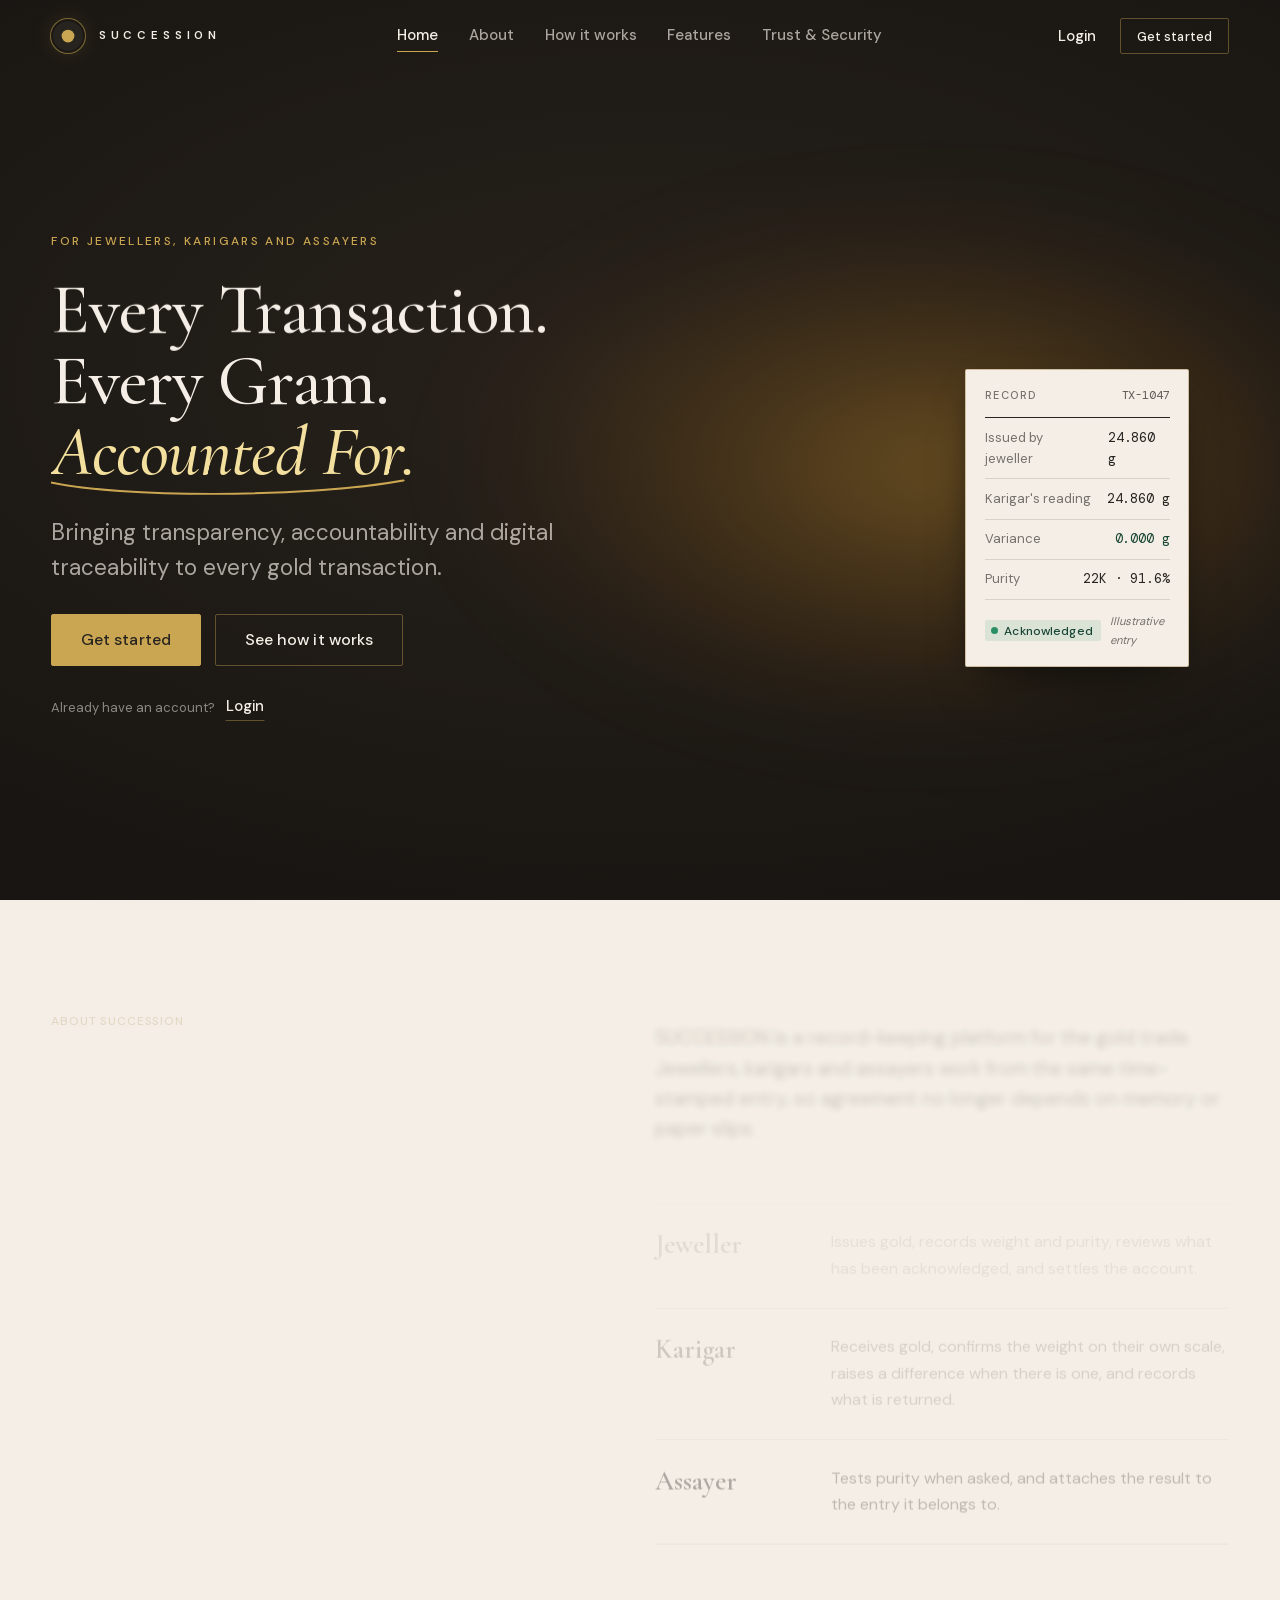
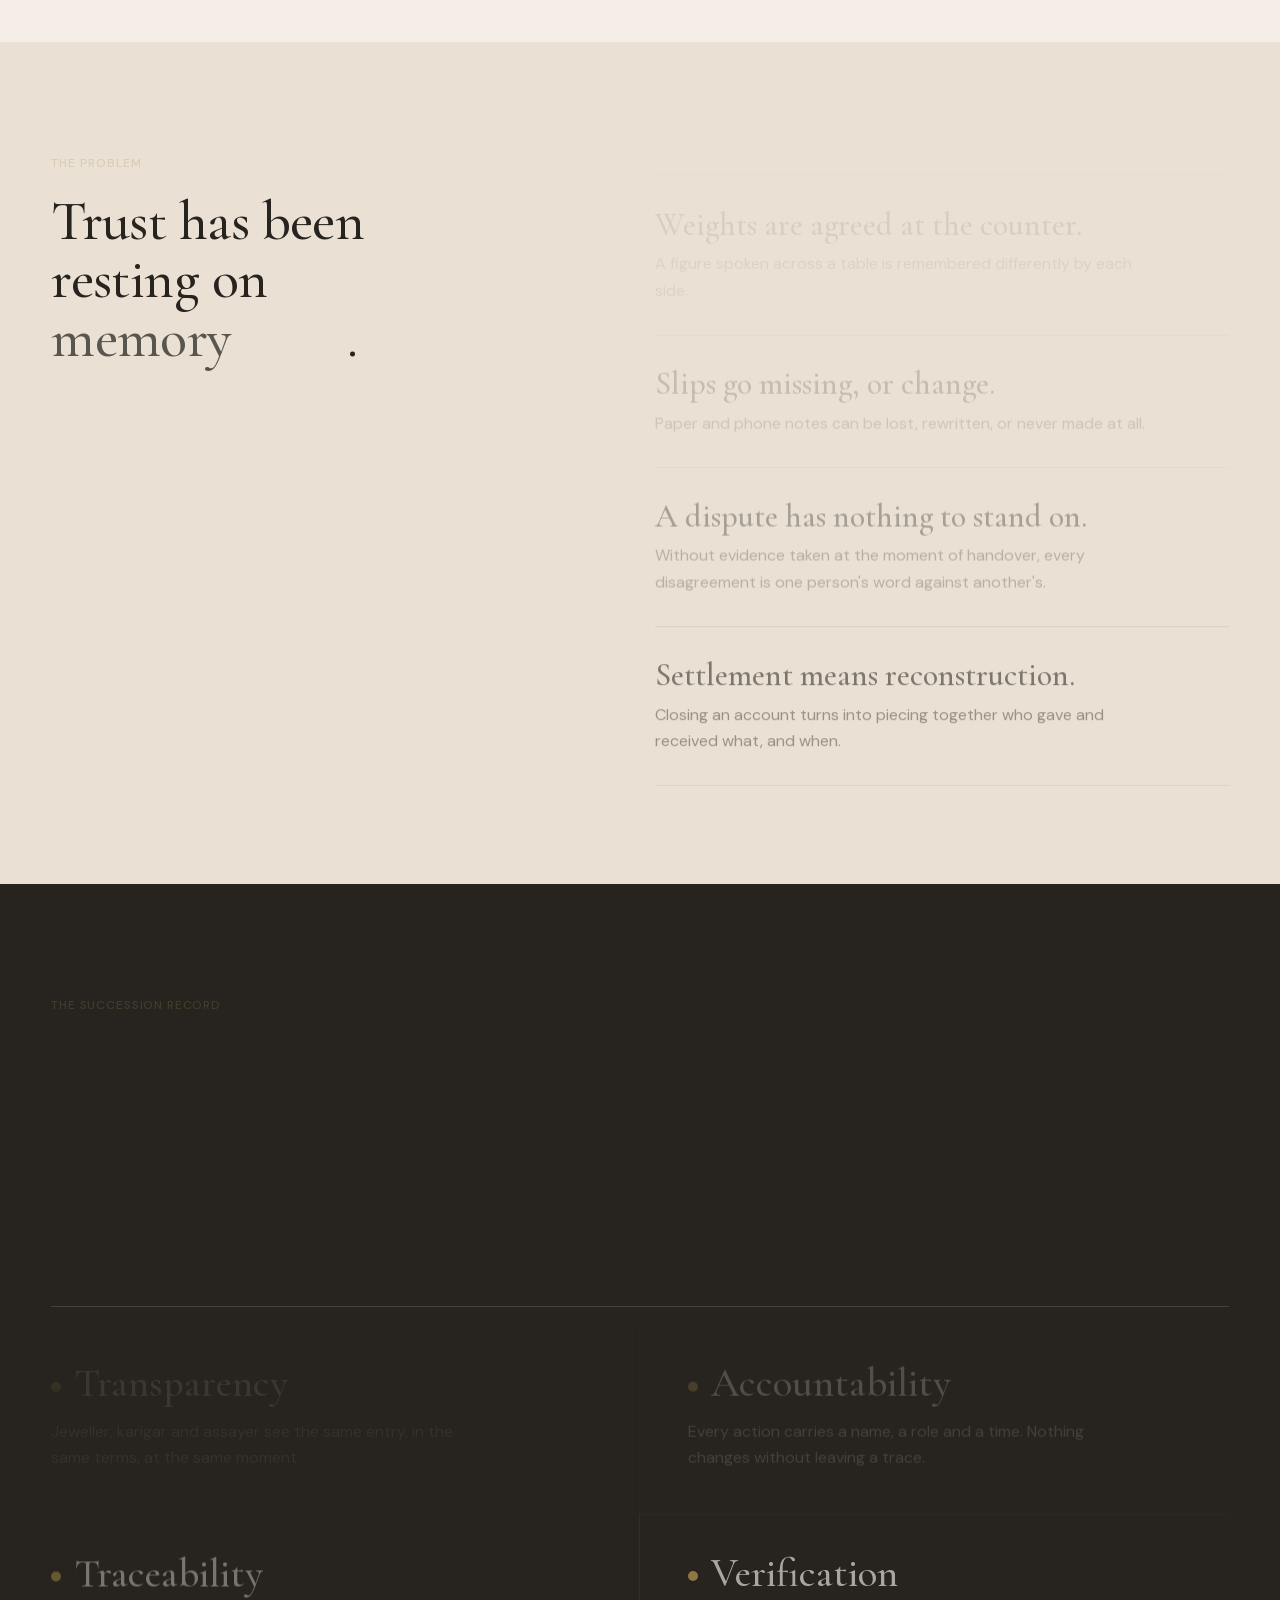
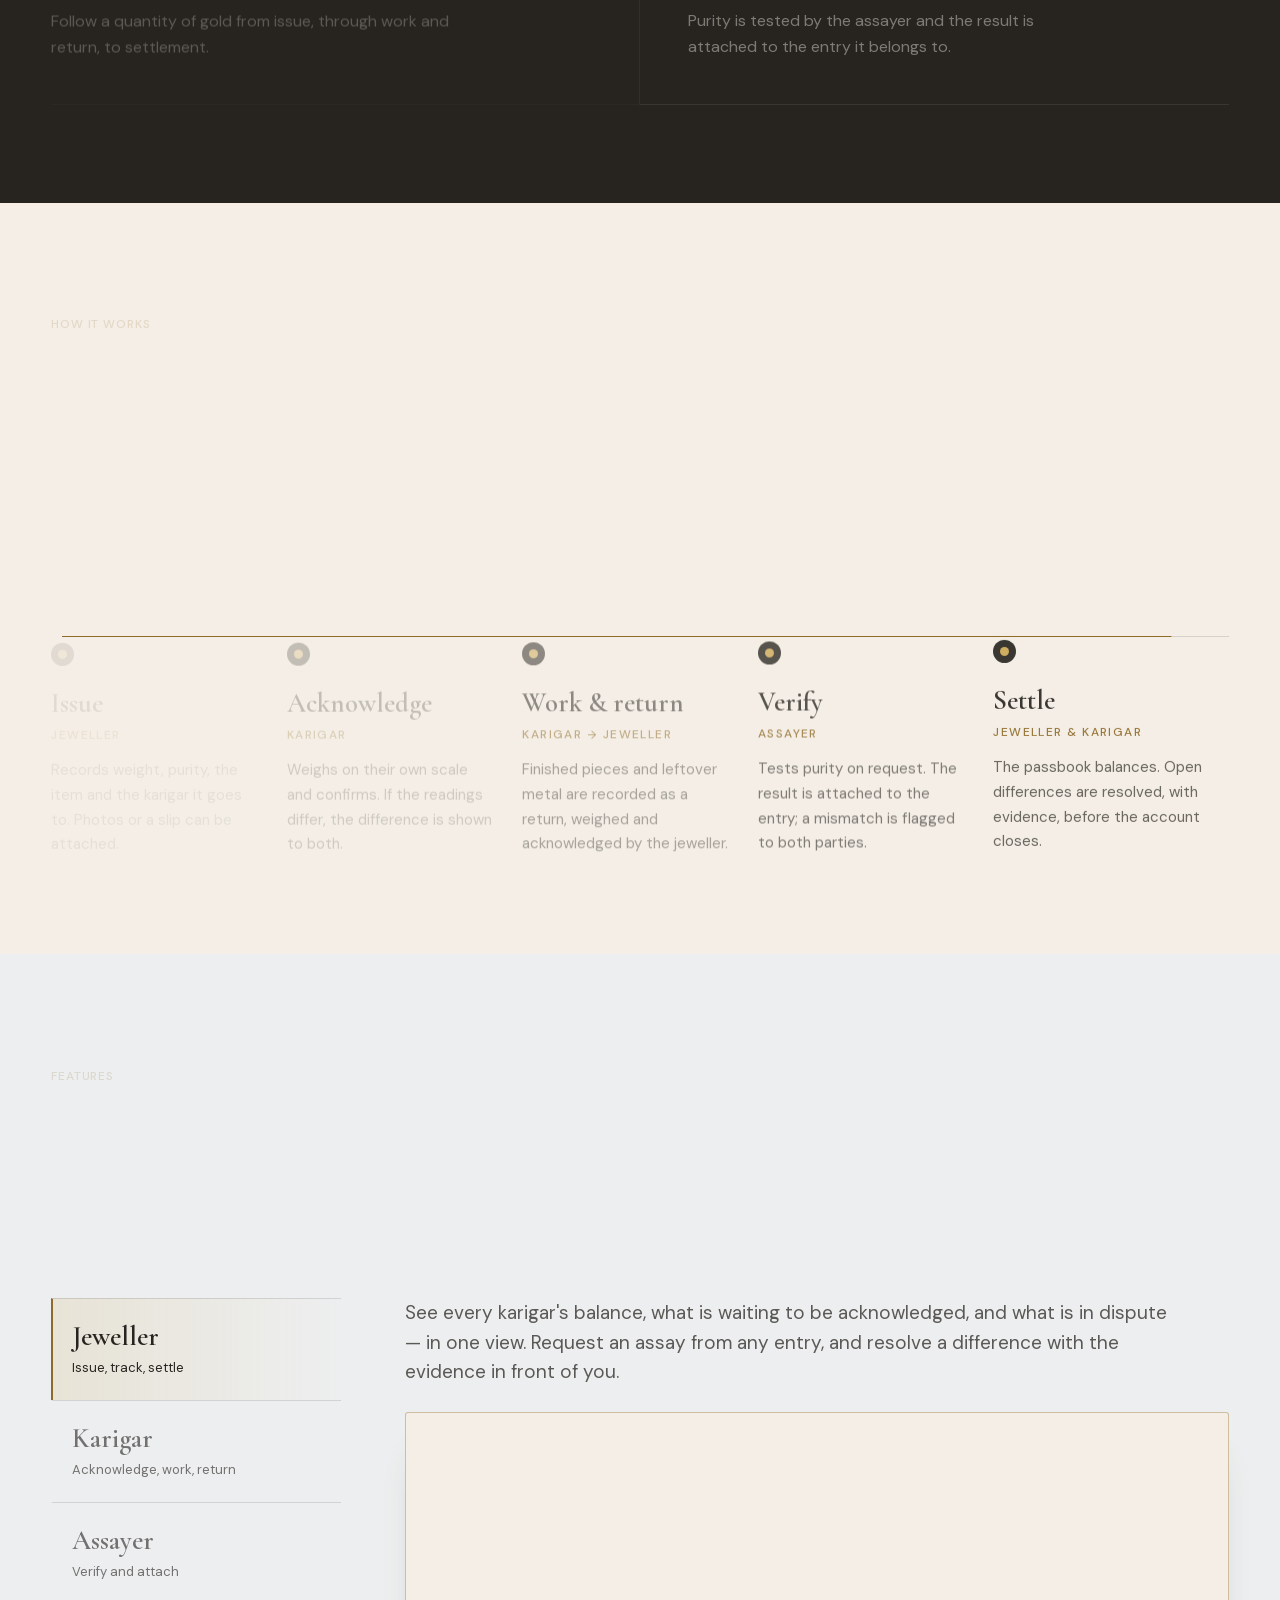
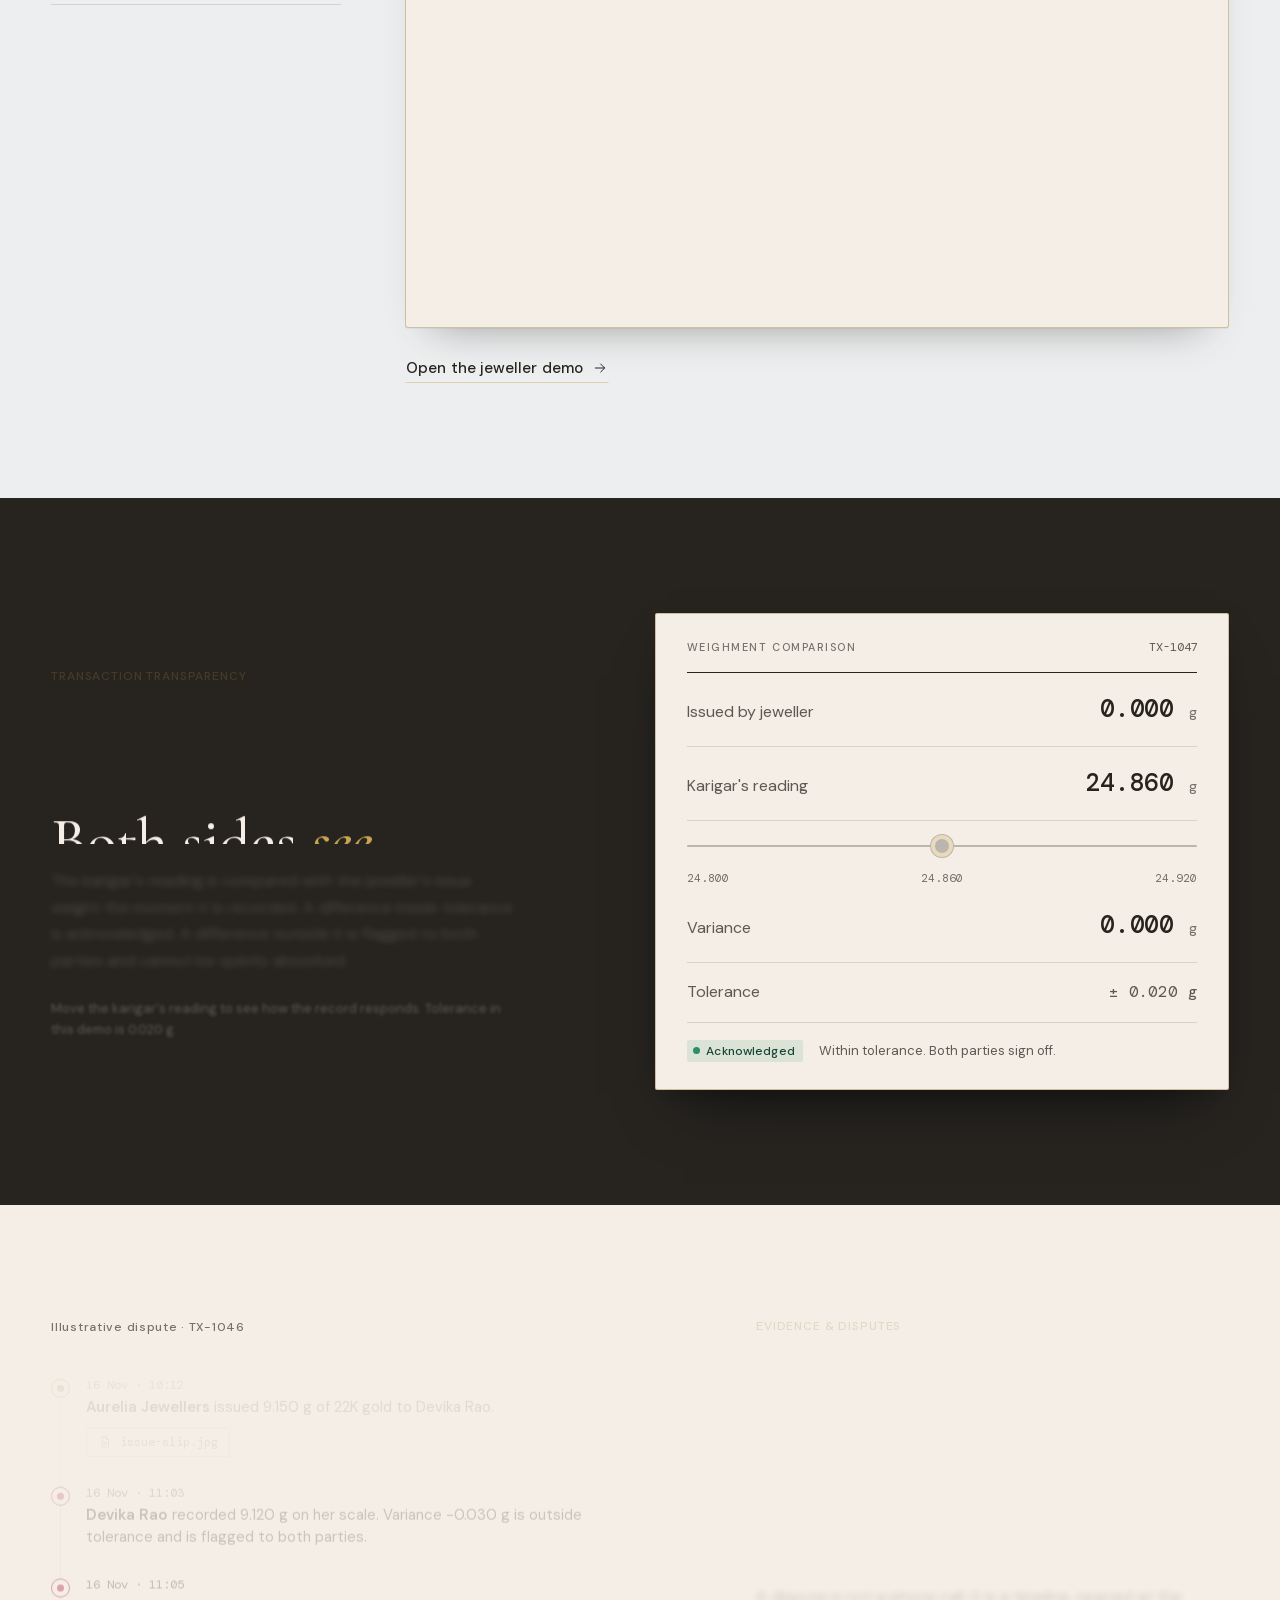
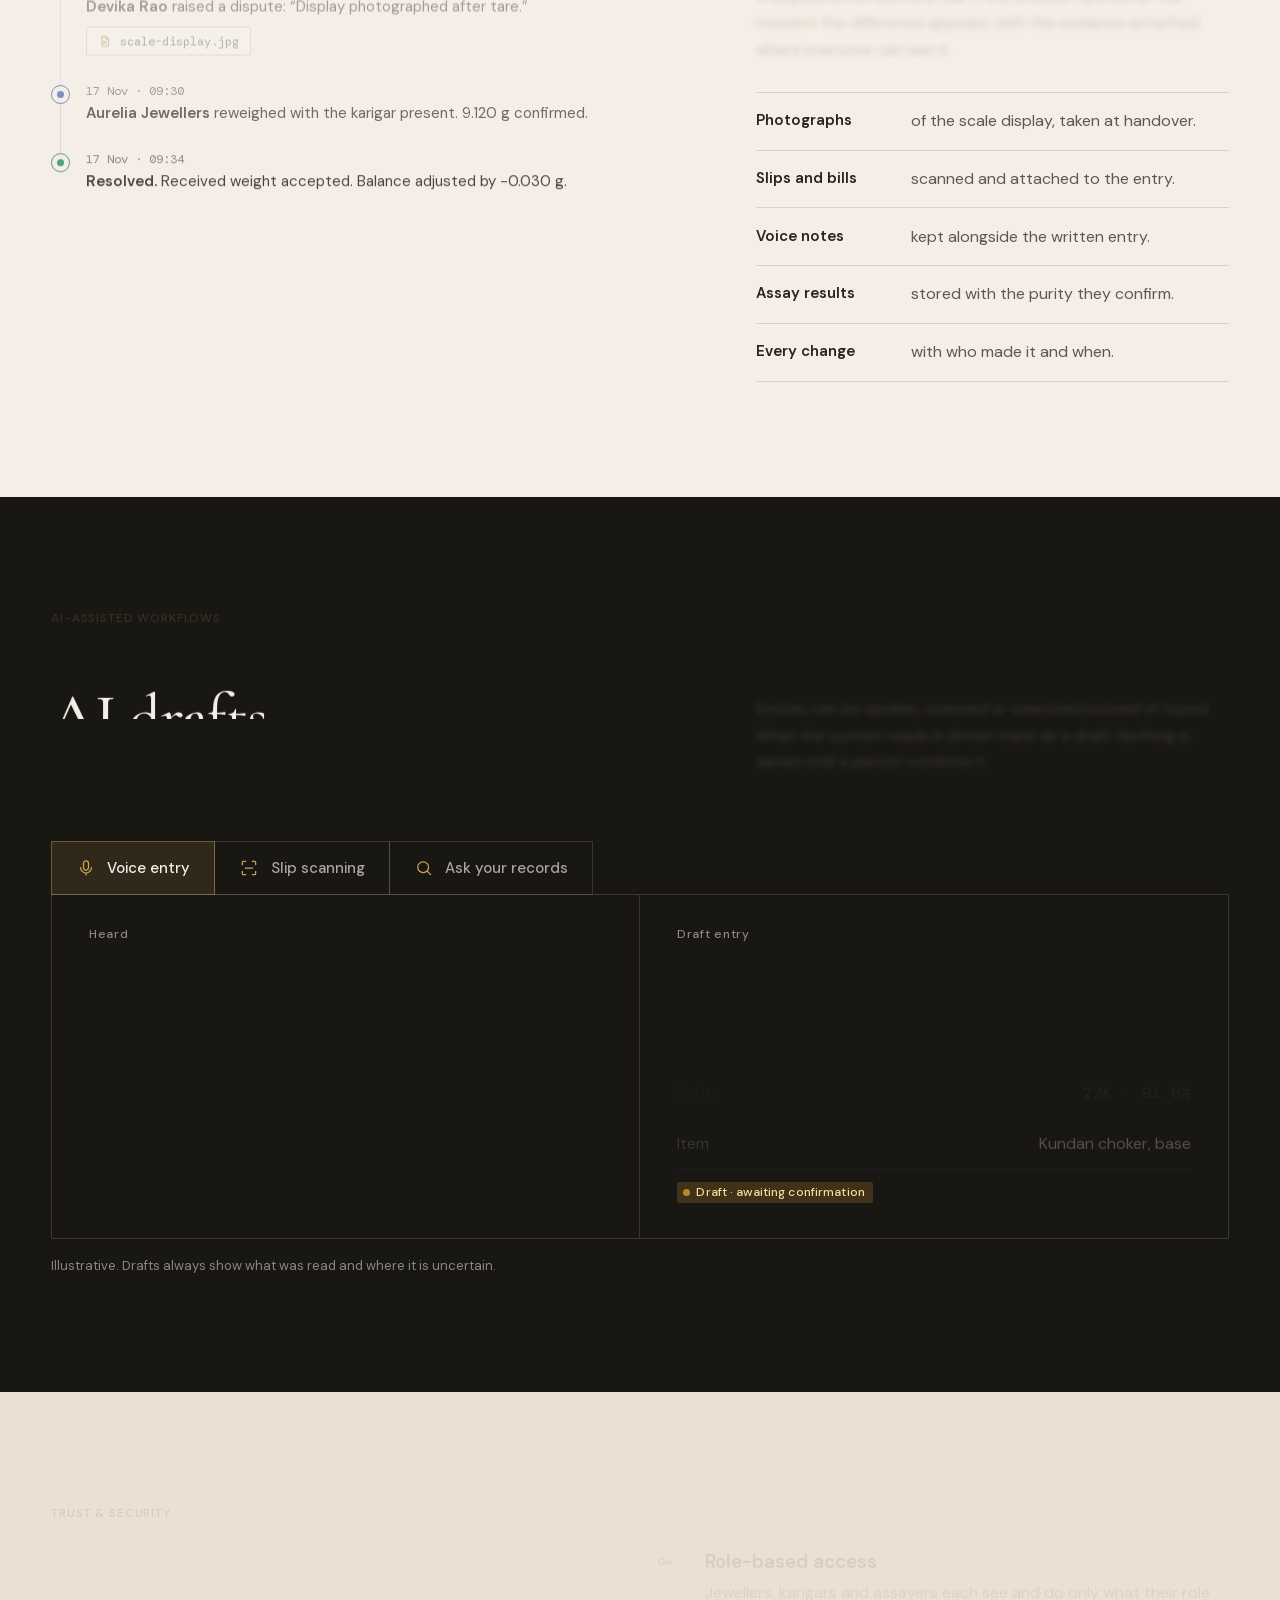
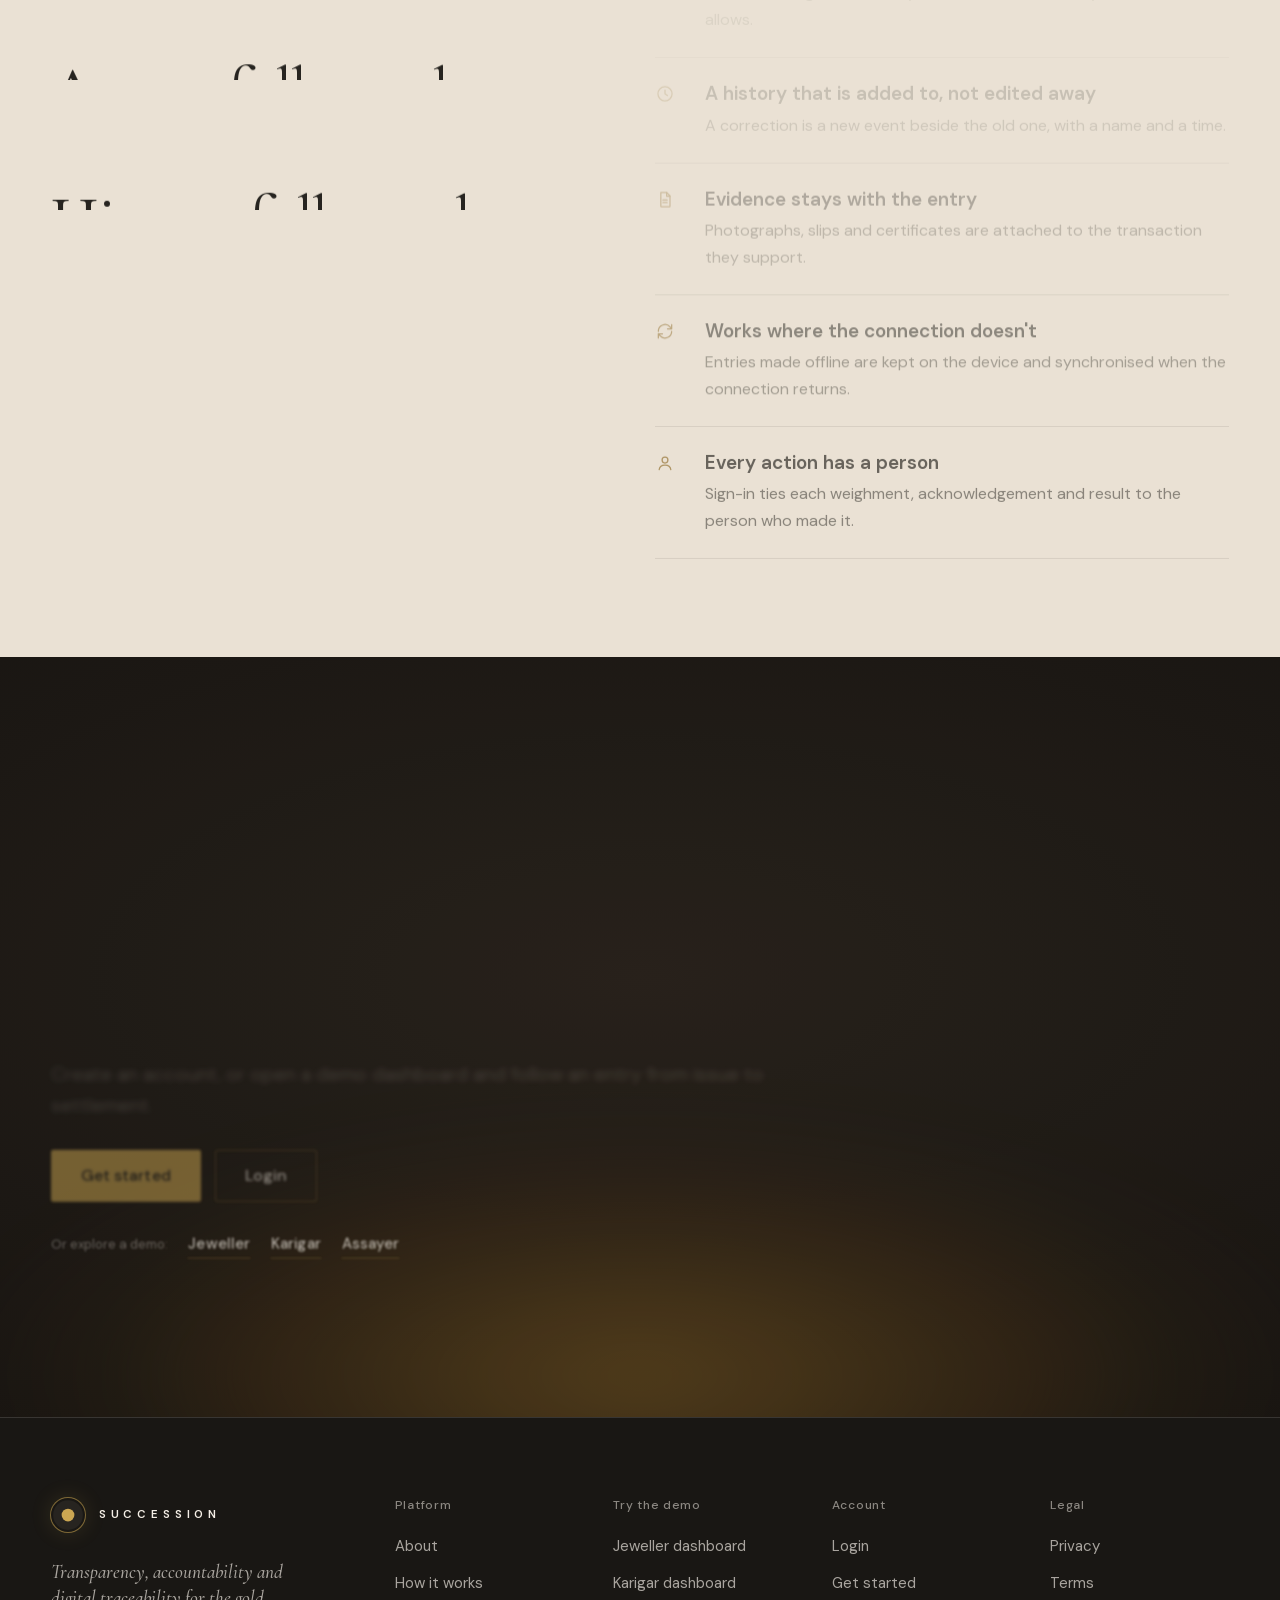
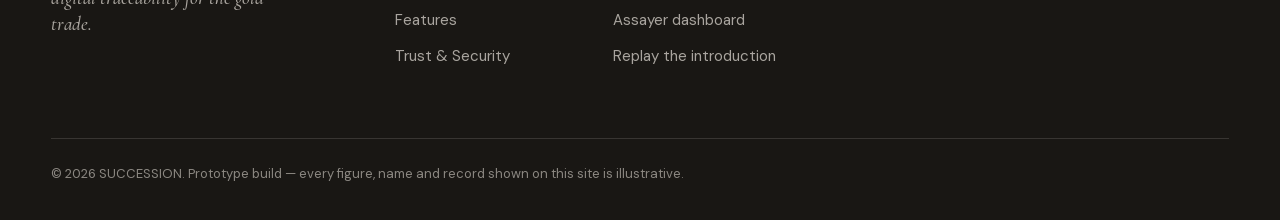
<file: frontend/app.html>
<!DOCTYPE html>
<html lang="en">
<head>
  <meta charset="UTF-8">
  <meta name="viewport" content="width=device-width, initial-scale=1.0, maximum-scale=1.0, user-scalable=no">
  <title>SUCCESSION - Dual-Custody Gold Ledger</title>
  <meta name="description" content="Dual-custody AI gold ledger platform with metal conservation audit trail and offline synchronization.">
  <meta name="theme-color" content="#d97706">
  <link rel="manifest" href="manifest.webmanifest">
  <link rel="icon" type="image/png" href="assets/icons/icon-192.png">
  <link rel="apple-touch-icon" href="assets/icons/icon-192.png">

  <!-- Tabler 1.7.4 Official Compiled Core & Vendors -->
  <link rel="stylesheet" href="assets/tabler/css/tabler.min.css">
  <link rel="stylesheet" href="assets/tabler/css/tabler-vendors.min.css">
  <!-- Integrated UI design system (fonts/tokens) -->
  <link rel="stylesheet" href="site/css/fonts.css">
  <link rel="stylesheet" href="css/succession-theme.css">

  <!-- Core Modular Stylesheets -->
  <link rel="stylesheet" href="css/main.css">
  <link rel="stylesheet" href="css/layout.css">
  <link rel="stylesheet" href="css/spa-components.css">
  <link rel="stylesheet" href="css/forms.css">
  <link rel="stylesheet" href="css/responsive.css">
  <link rel="stylesheet" href="css/animations.css">
  <link rel="stylesheet" href="css/ui-integration.css">
</head>
<body>
  <div id="app-shell">
    <div class="page-loading">
      <div class="spinner"></div>
      <p>Initializing SUCCESSION...</p>
    </div>
  </div>

  <!-- Tabler UI Bundle -->
  <script src="assets/tabler/js/tabler.min.js"></script>
  <!-- Application Bootstrap -->
  <script type="module" src="js/app.js"></script>
</body>
</html>
</file>
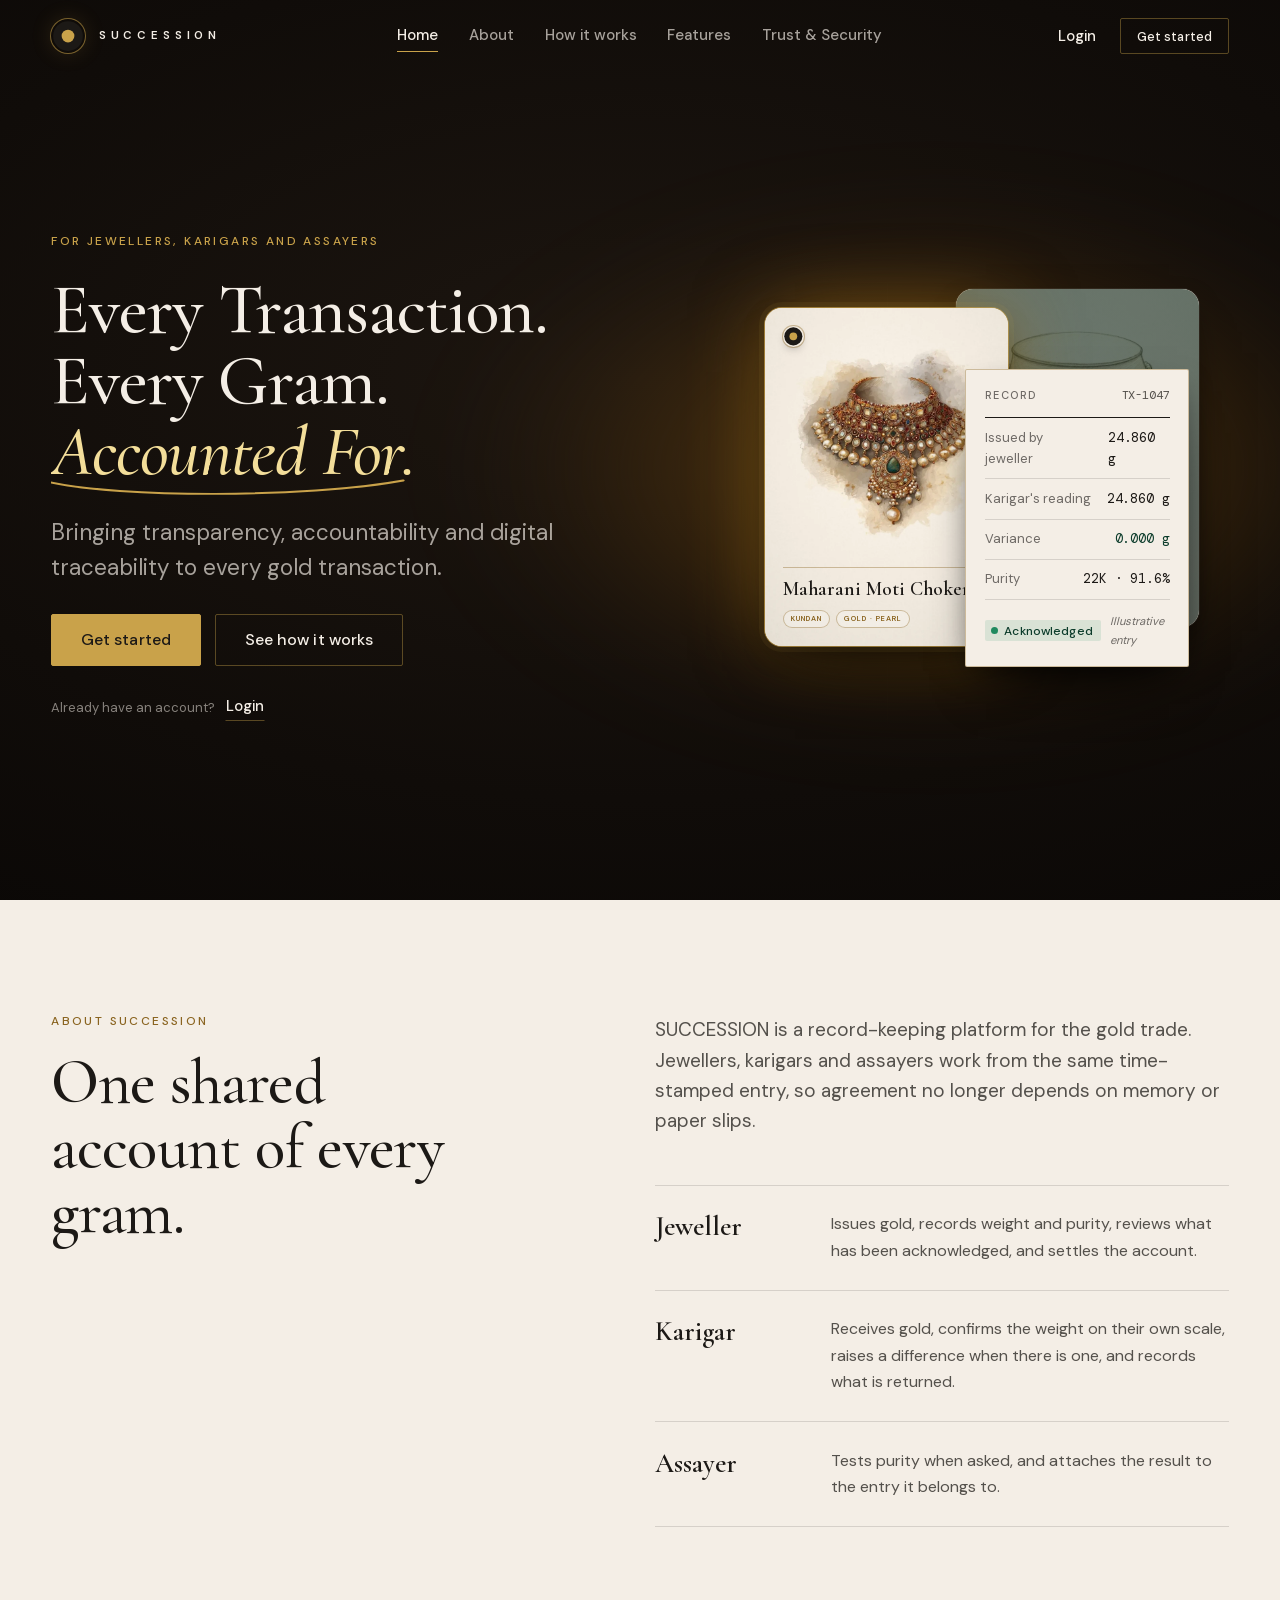
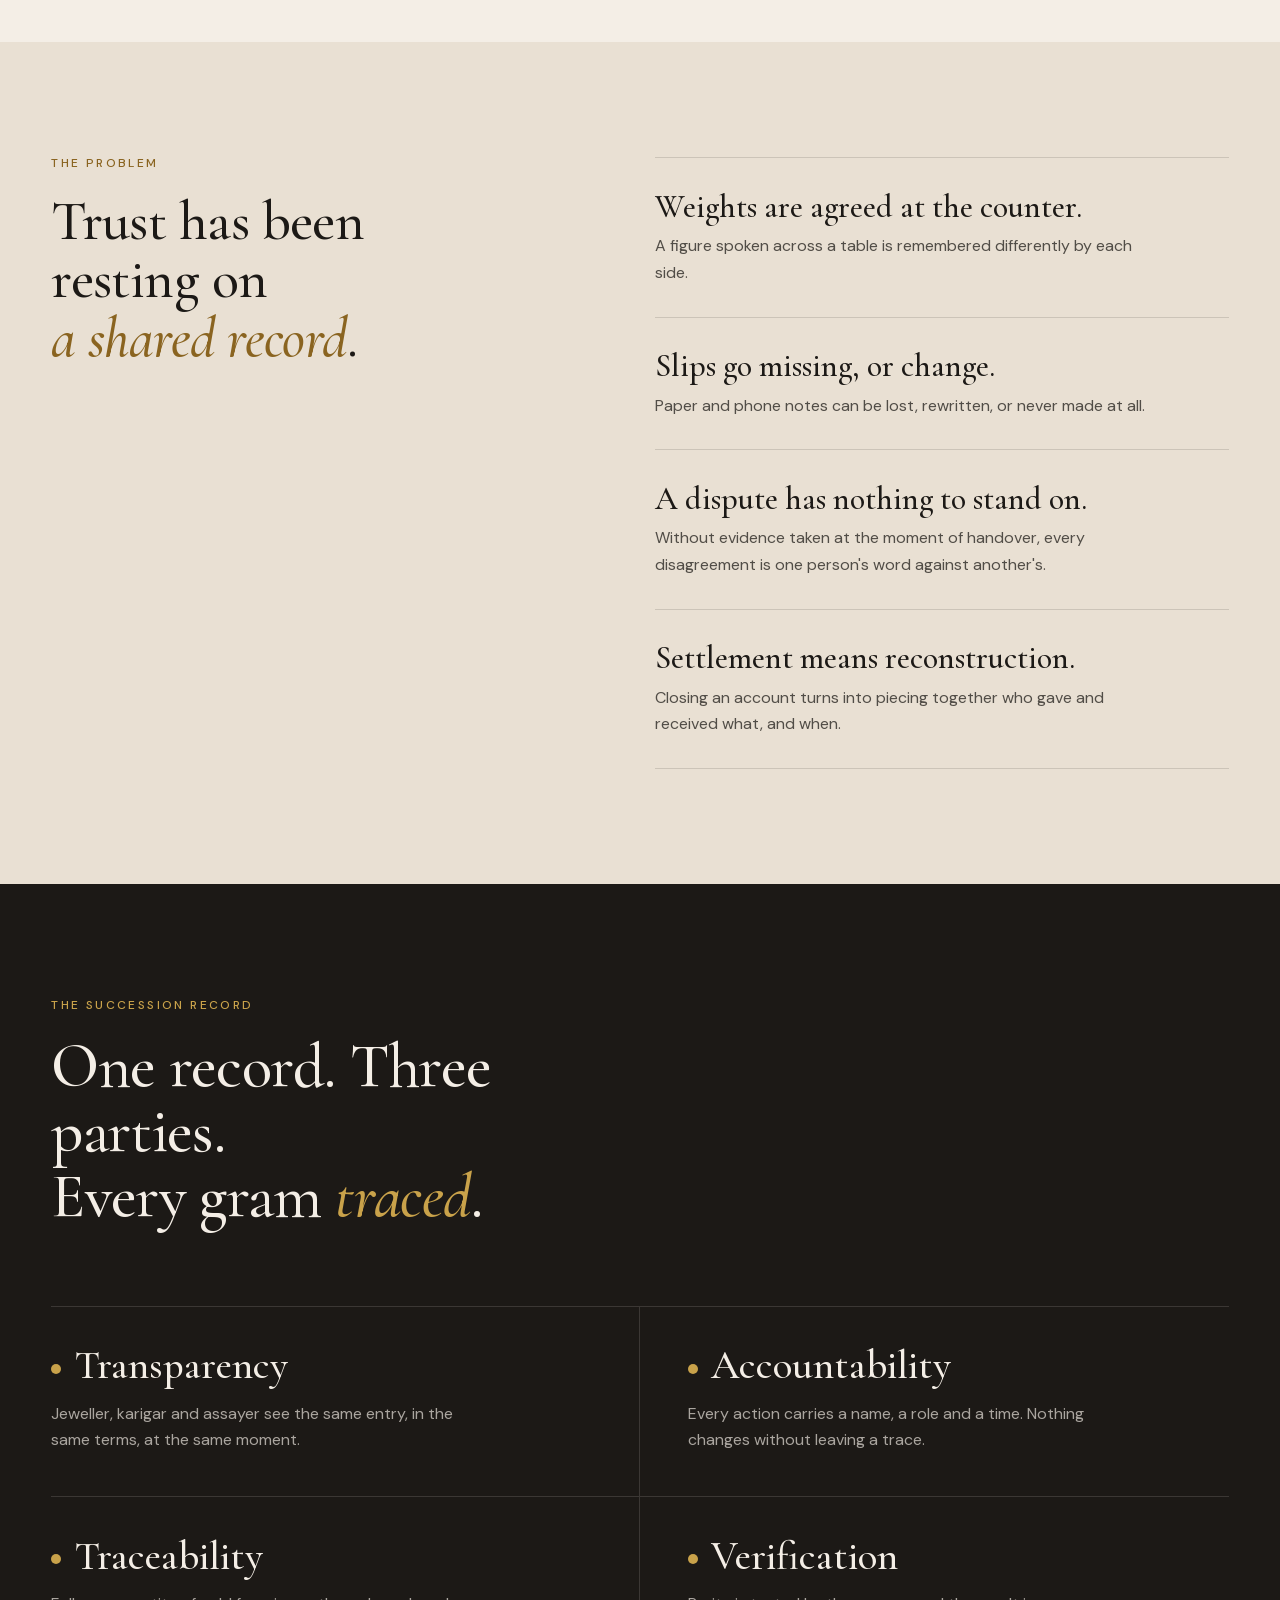
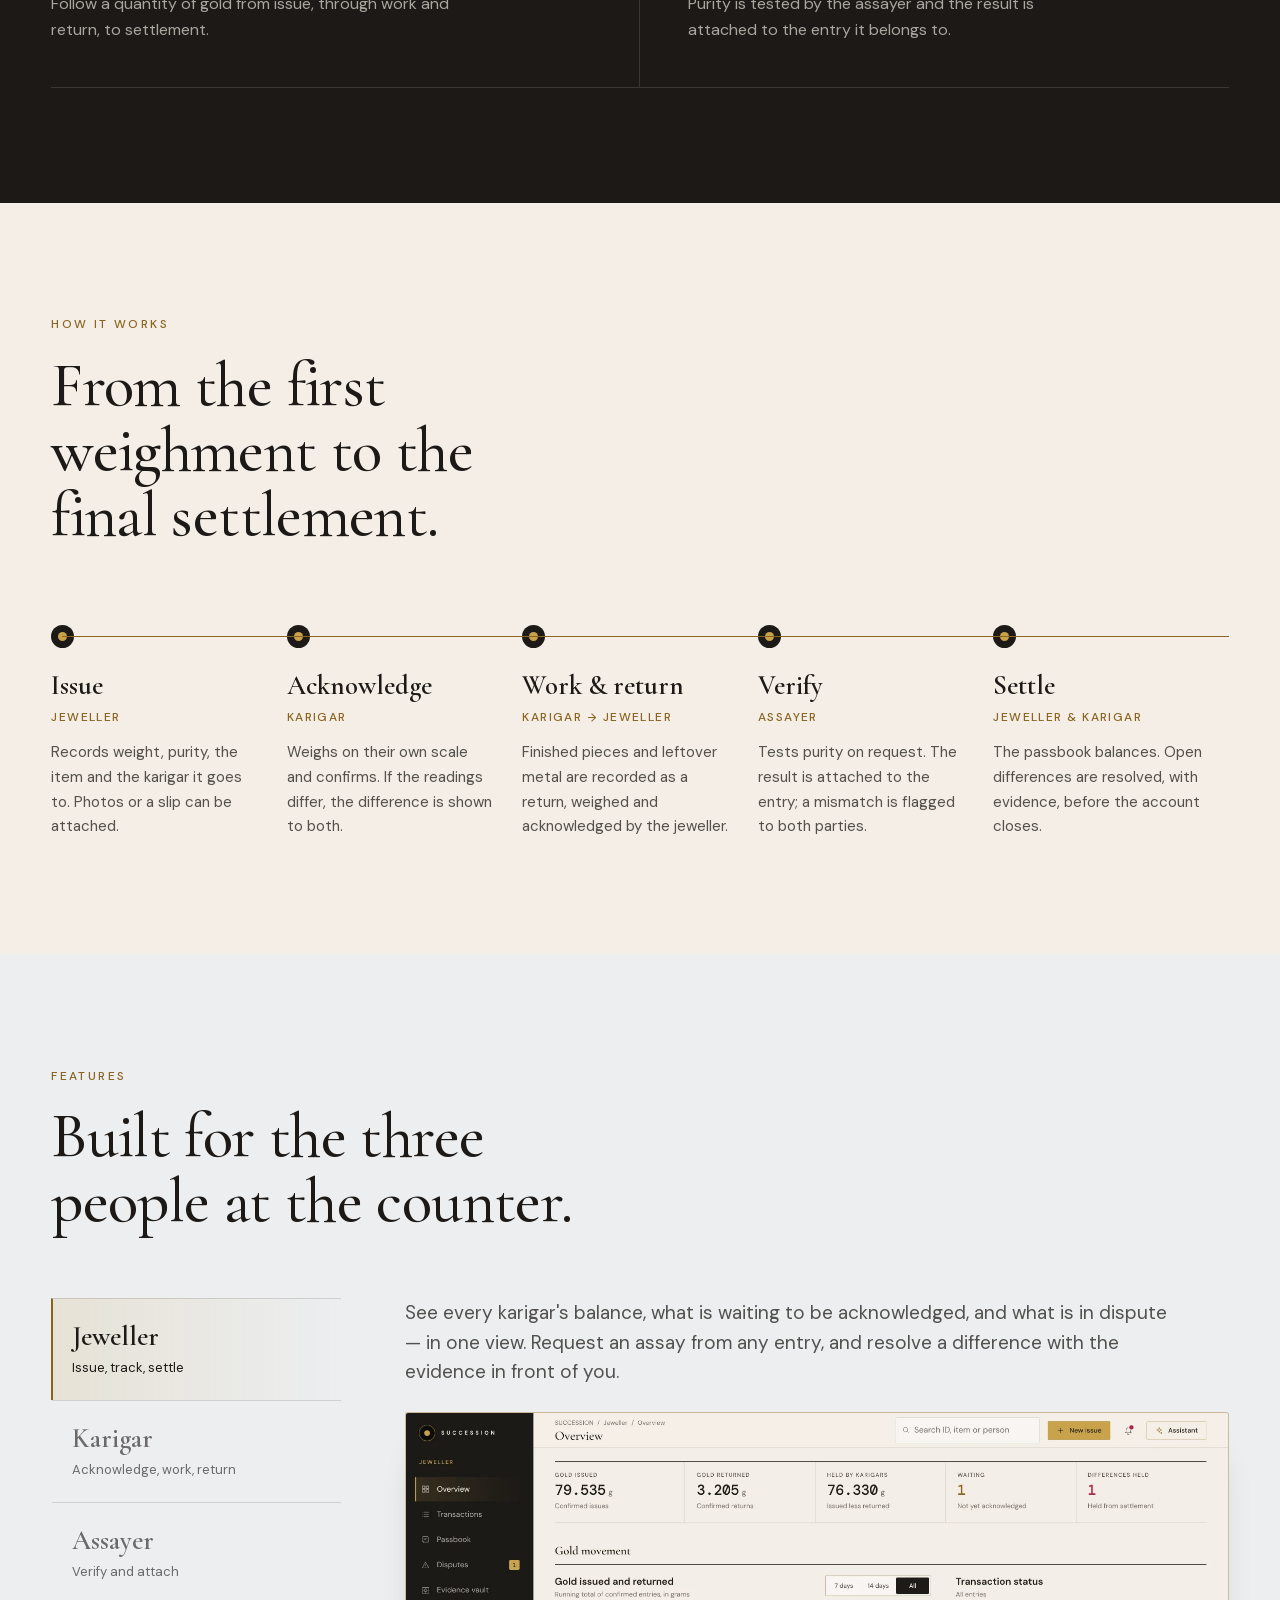
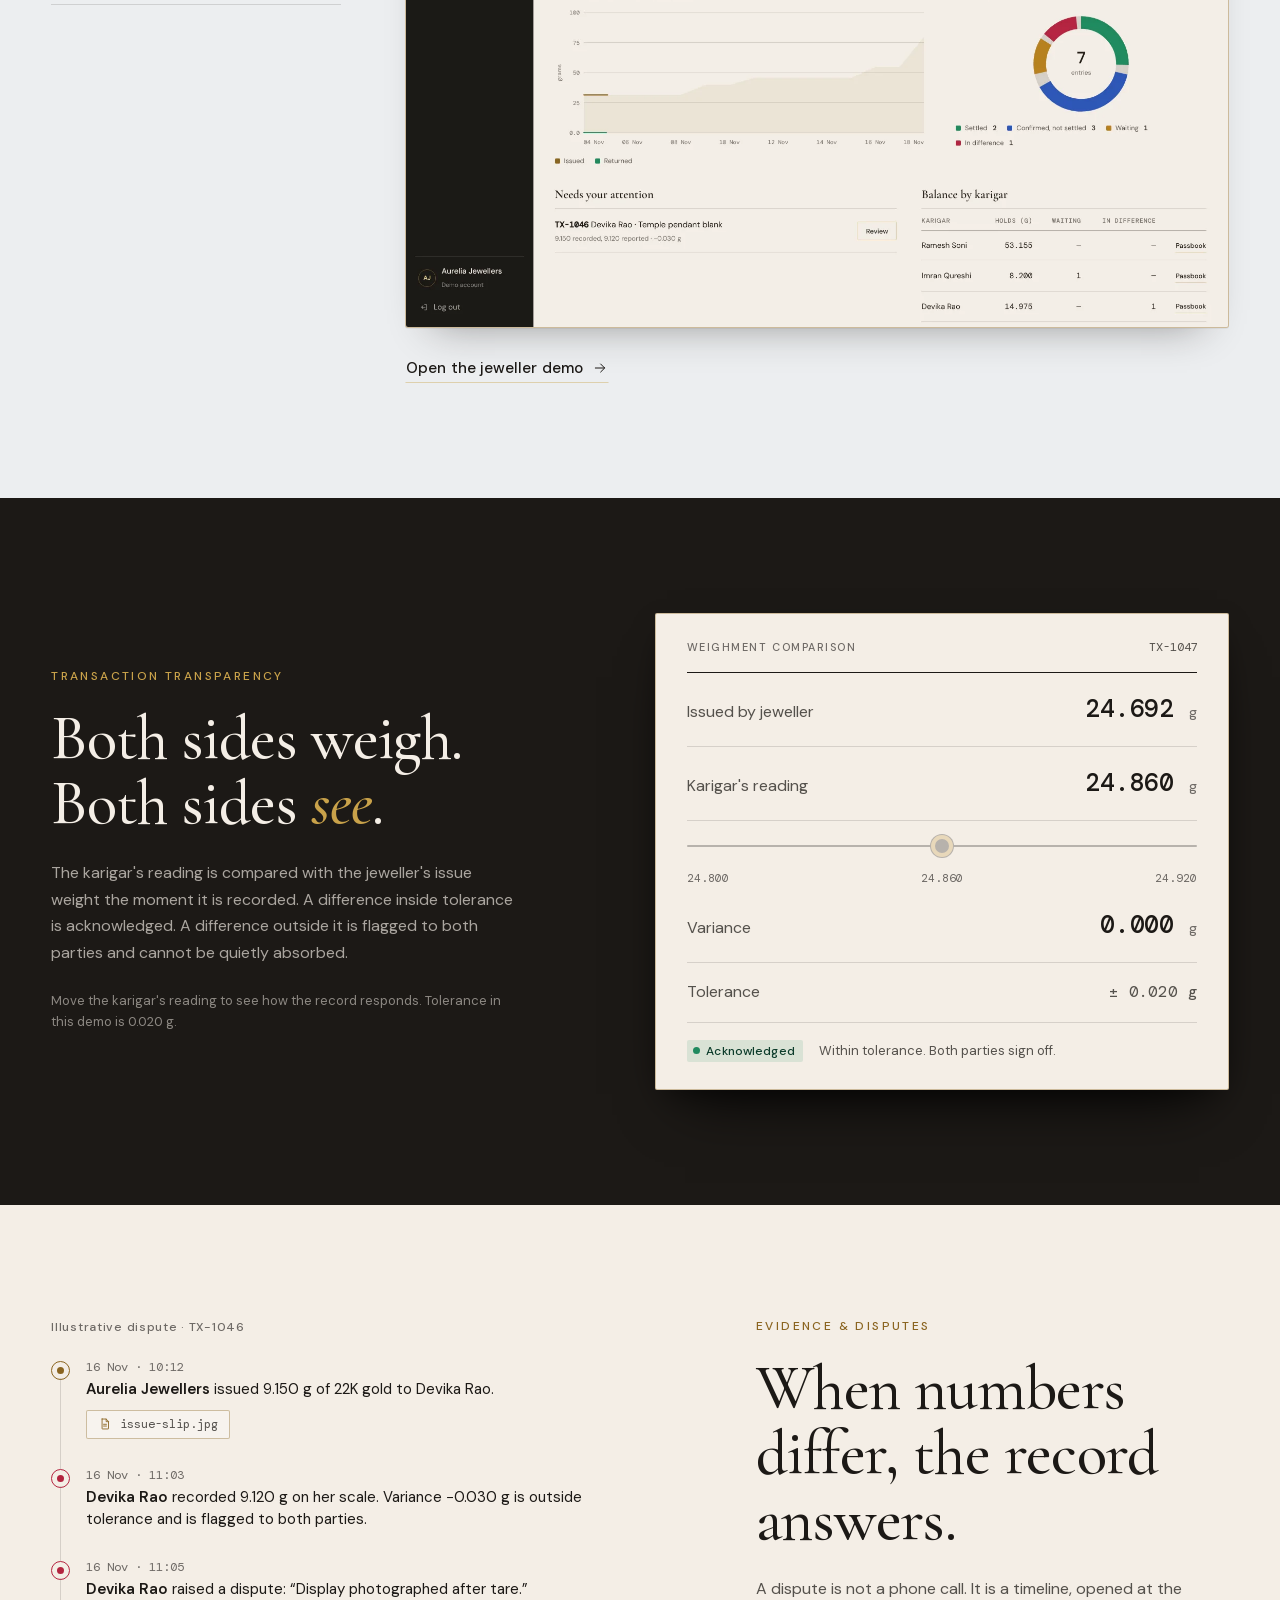
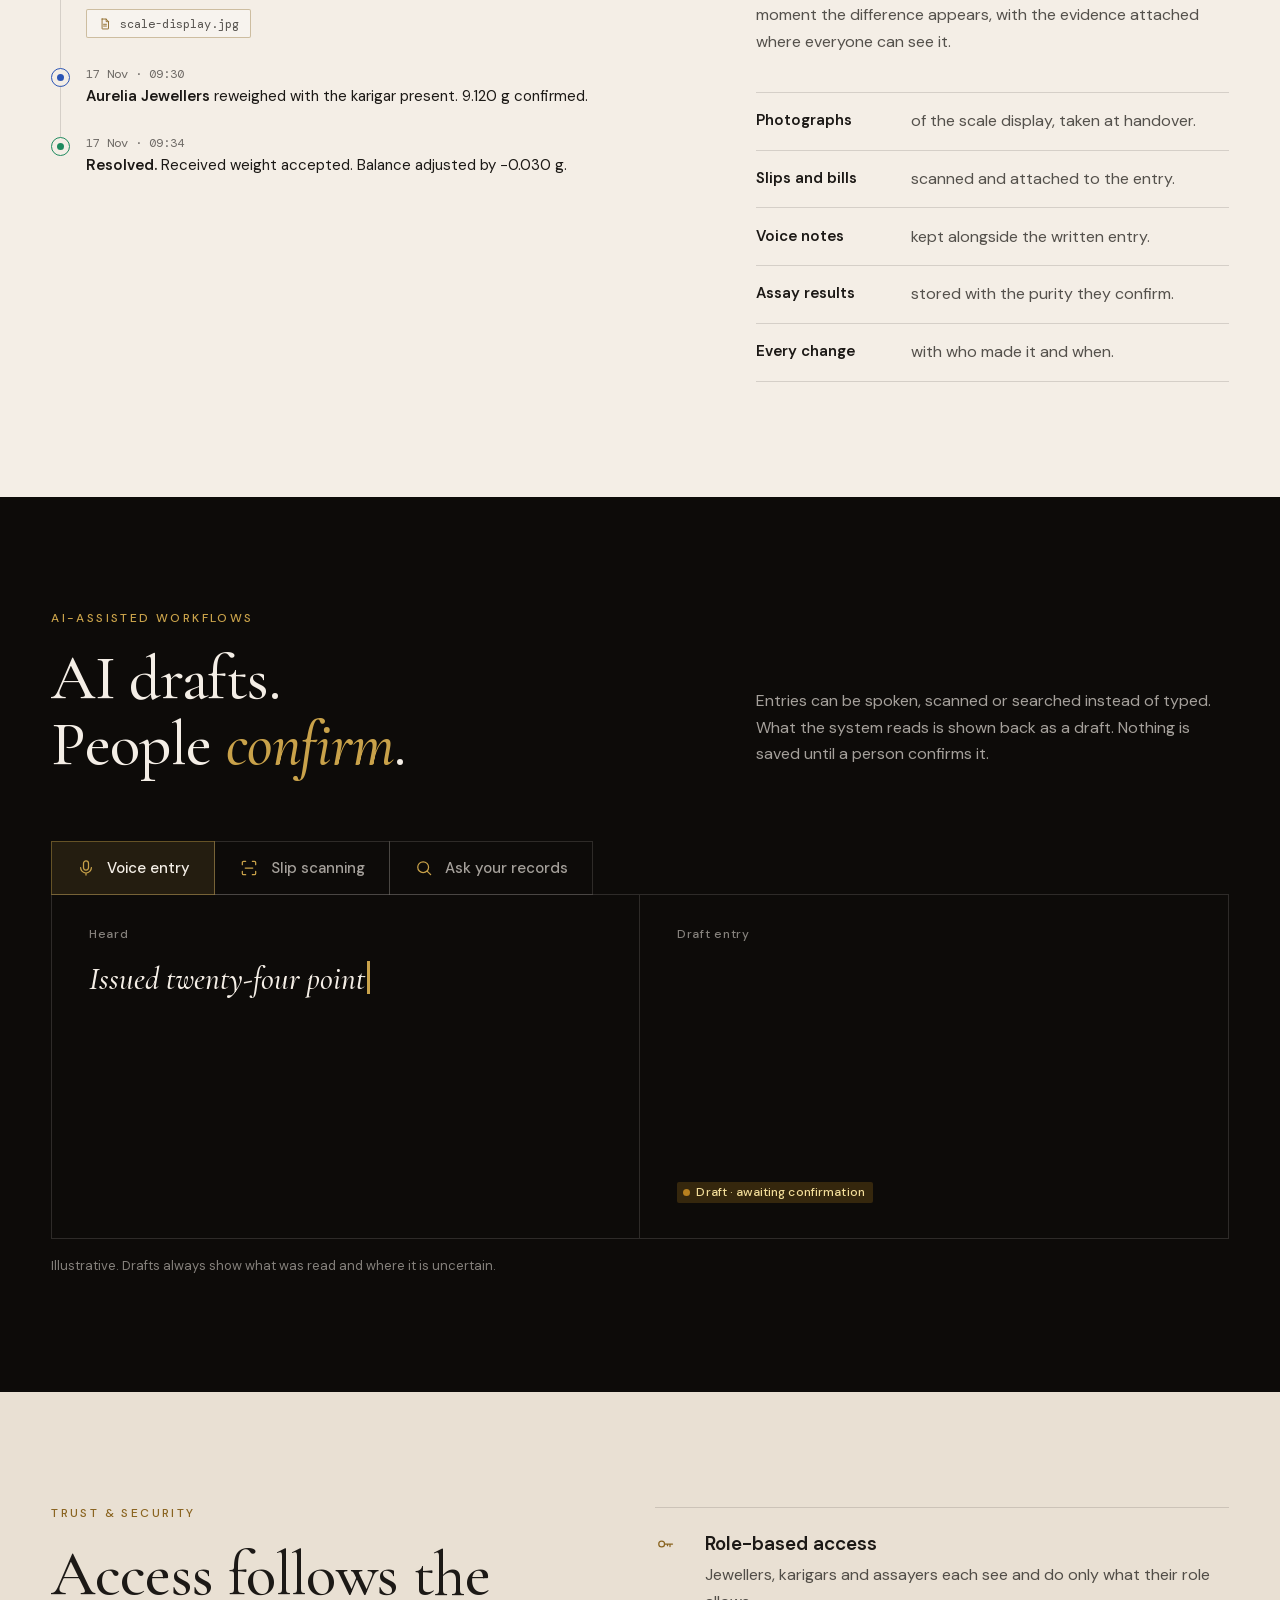
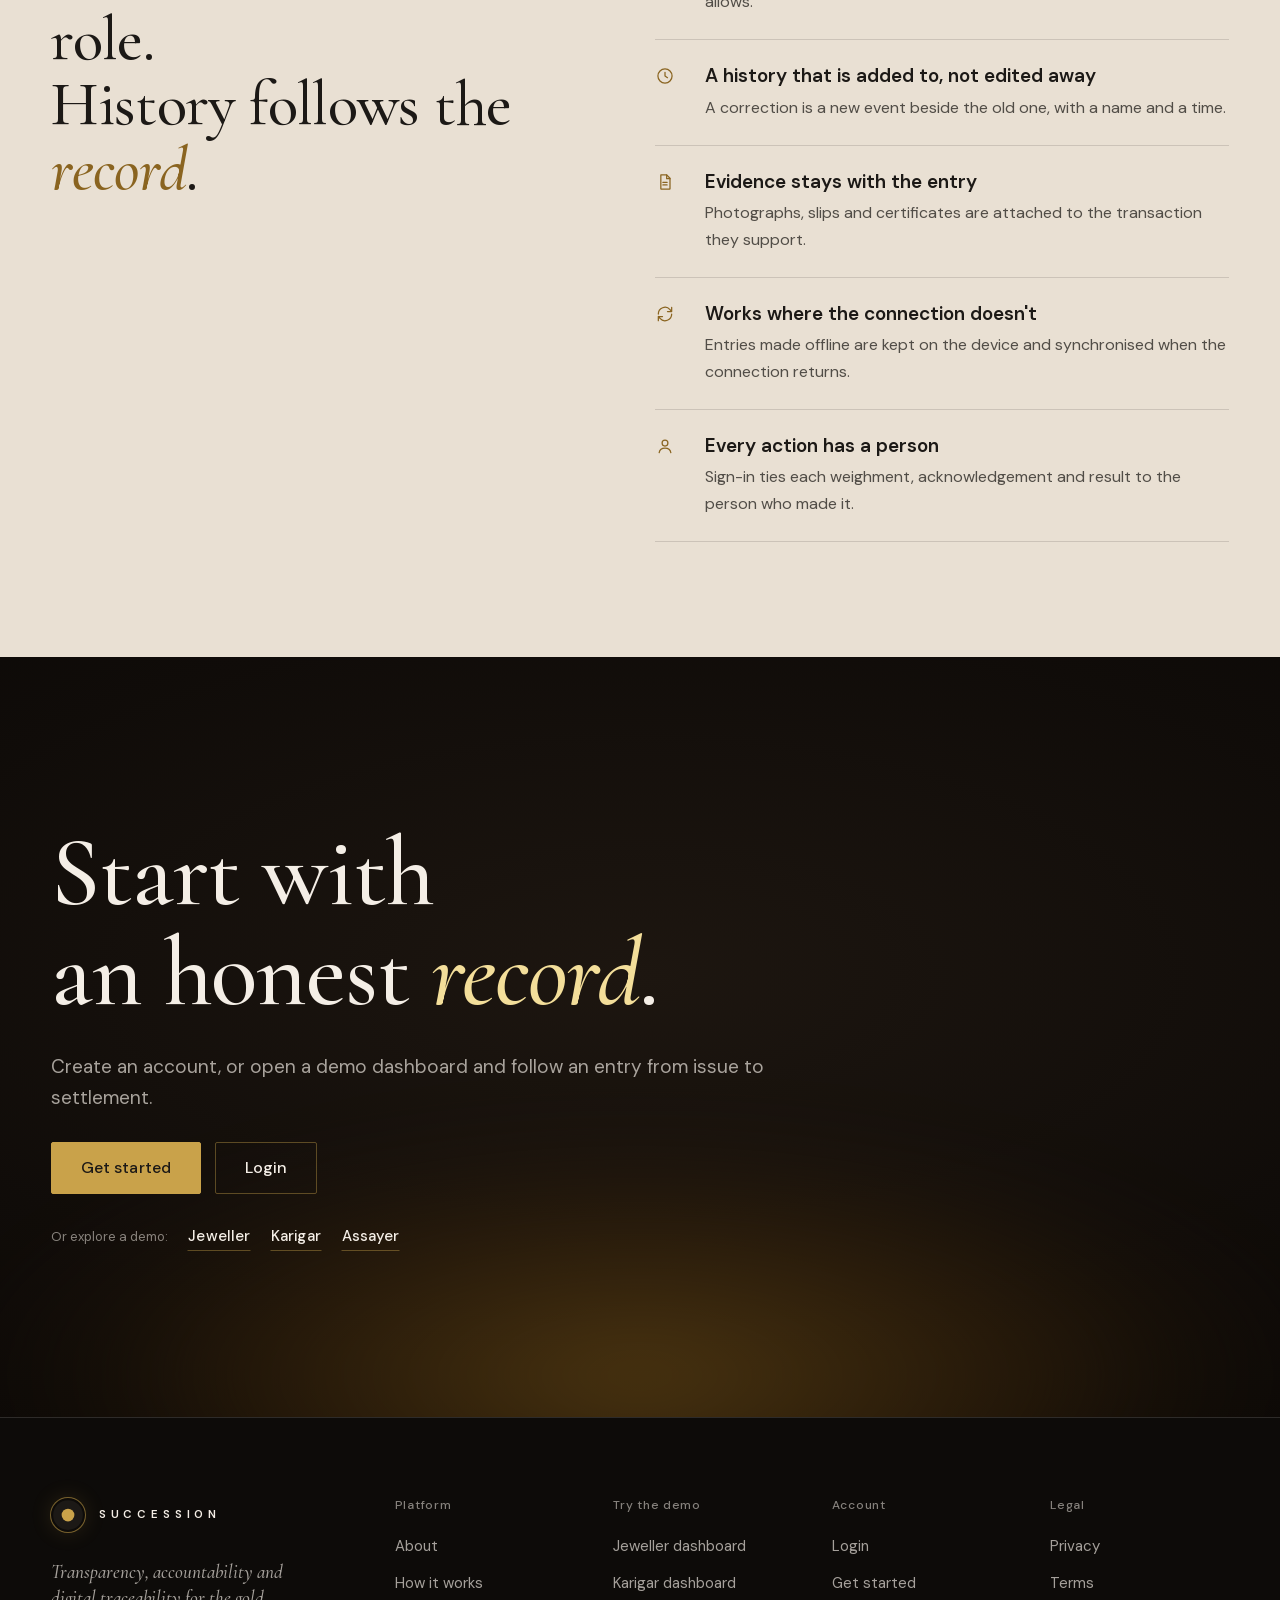
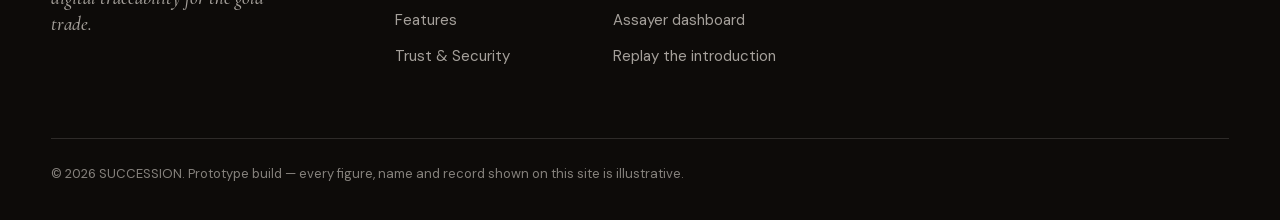
<file: frontend/home.html>
<!DOCTYPE html>
<html lang="en">
<head>
<meta charset="utf-8">
<meta name="viewport" content="width=device-width, initial-scale=1, viewport-fit=cover">
<title>SUCCESSION — Every Transaction. Every Gram. Accounted For.</title>
<meta name="description" content="SUCCESSION brings transparency, accountability and digital traceability to every gold transaction.">
<meta name="theme-color" content="#0D0B09">
<link rel="icon" href="data:image/svg+xml,%3Csvg xmlns='http://www.w3.org/2000/svg' viewBox='0 0 32 32'%3E%3Ccircle cx='16' cy='16' r='14' fill='%231C1916'/%3E%3Ccircle cx='16' cy='16' r='6' fill='%23C9A24A'/%3E%3C/svg%3E">
<link rel="stylesheet" href="css/fonts.css">
<link rel="stylesheet" href="css/tokens.css">
<link rel="stylesheet" href="css/base.css">
<link rel="stylesheet" href="css/components.css">
<link rel="stylesheet" href="css/fx.css">
<link rel="stylesheet" href="css/site.css">
</head>
<body class="page-enter" data-hero-delay="350">
<svg xmlns="http://www.w3.org/2000/svg" style="display:none" aria-hidden="true"><symbol id="i-ledger" viewBox="0 0 24 24" fill="none" stroke="currentColor" stroke-width="1.5" stroke-linecap="round" stroke-linejoin="round"><path d="M5 4.5h11a3 3 0 0 1 3 3V19H8a3 3 0 0 1-3-3V4.5z"/><path d="M8 19a3 3 0 0 1-3-3M9 9h6M9 12.5h4"/></symbol><symbol id="i-scale" viewBox="0 0 24 24" fill="none" stroke="currentColor" stroke-width="1.5" stroke-linecap="round" stroke-linejoin="round"><path d="M12 4v15M7.5 19.5h9M4 8h16"/><path d="M4 8l-2 6a3 3 0 0 0 4 0L4 8zM20 8l-2 6a3 3 0 0 0 4 0l-2-6z"/></symbol><symbol id="i-handover" viewBox="0 0 24 24" fill="none" stroke="currentColor" stroke-width="1.5" stroke-linecap="round" stroke-linejoin="round"><path d="M4 8h13l-3-3M20 16H7l3 3"/></symbol><symbol id="i-shield" viewBox="0 0 24 24" fill="none" stroke="currentColor" stroke-width="1.5" stroke-linecap="round" stroke-linejoin="round"><path d="M12 3.5 5 6v5.5c0 4.2 2.8 7.2 7 9 4.2-1.8 7-4.8 7-9V6l-7-2.5z"/><path d="m9 12 2.2 2.2L15.2 10"/></symbol><symbol id="i-file" viewBox="0 0 24 24" fill="none" stroke="currentColor" stroke-width="1.5" stroke-linecap="round" stroke-linejoin="round"><path d="M7 3.5h7l4 4V20a.5.5 0 0 1-.5.5h-10A.5.5 0 0 1 7 20V3.5z"/><path d="M14 3.5V8h4M9.5 12.5h5M9.5 15.5h5"/></symbol><symbol id="i-clock" viewBox="0 0 24 24" fill="none" stroke="currentColor" stroke-width="1.5" stroke-linecap="round" stroke-linejoin="round"><circle cx="12" cy="12" r="8.5"/><path d="M12 7.5V12l3 2"/></symbol><symbol id="i-mic" viewBox="0 0 24 24" fill="none" stroke="currentColor" stroke-width="1.5" stroke-linecap="round" stroke-linejoin="round"><rect x="9" y="3.5" width="6" height="11" rx="3"/><path d="M5.5 11.5a6.5 6.5 0 0 0 13 0M12 18v2.5"/></symbol><symbol id="i-scan" viewBox="0 0 24 24" fill="none" stroke="currentColor" stroke-width="1.5" stroke-linecap="round" stroke-linejoin="round"><path d="M4 8V5.5A1.5 1.5 0 0 1 5.5 4H8M16 4h2.5A1.5 1.5 0 0 1 20 5.5V8M20 16v2.5a1.5 1.5 0 0 1-1.5 1.5H16M8 20H5.5A1.5 1.5 0 0 1 4 18.5V16M7.5 12h9"/></symbol><symbol id="i-search" viewBox="0 0 24 24" fill="none" stroke="currentColor" stroke-width="1.5" stroke-linecap="round" stroke-linejoin="round"><circle cx="11" cy="11" r="6.5"/><path d="m16 16 4 4"/></symbol><symbol id="i-overview" viewBox="0 0 24 24" fill="none" stroke="currentColor" stroke-width="1.5" stroke-linecap="round" stroke-linejoin="round"><rect x="4" y="4" width="6.5" height="6.5"/><rect x="13.5" y="4" width="6.5" height="6.5"/><rect x="4" y="13.5" width="6.5" height="6.5"/><rect x="13.5" y="13.5" width="6.5" height="6.5"/></symbol><symbol id="i-list" viewBox="0 0 24 24" fill="none" stroke="currentColor" stroke-width="1.5" stroke-linecap="round" stroke-linejoin="round"><path d="M8 6.5h12M8 12h12M8 17.5h12M4 6.5h.01M4 12h.01M4 17.5h.01"/></symbol><symbol id="i-alert" viewBox="0 0 24 24" fill="none" stroke="currentColor" stroke-width="1.5" stroke-linecap="round" stroke-linejoin="round"><path d="M12 4 3.5 19h17L12 4z"/><path d="M12 10v4.2M12 16.8h.01"/></symbol><symbol id="i-user" viewBox="0 0 24 24" fill="none" stroke="currentColor" stroke-width="1.5" stroke-linecap="round" stroke-linejoin="round"><circle cx="12" cy="8.5" r="3.5"/><path d="M5 20c.6-3.6 3.4-5.5 7-5.5s6.4 1.9 7 5.5"/></symbol><symbol id="i-plus" viewBox="0 0 24 24" fill="none" stroke="currentColor" stroke-width="1.5" stroke-linecap="round" stroke-linejoin="round"><path d="M12 5v14M5 12h14"/></symbol><symbol id="i-x" viewBox="0 0 24 24" fill="none" stroke="currentColor" stroke-width="1.5" stroke-linecap="round" stroke-linejoin="round"><path d="M6 6l12 12M18 6 6 18"/></symbol><symbol id="i-arrow" viewBox="0 0 24 24" fill="none" stroke="currentColor" stroke-width="1.5" stroke-linecap="round" stroke-linejoin="round"><path d="M5 12h14M13 6l6 6-6 6"/></symbol><symbol id="i-check" viewBox="0 0 24 24" fill="none" stroke="currentColor" stroke-width="1.5" stroke-linecap="round" stroke-linejoin="round"><path d="m5 12.5 4.5 4.5L19 7.5"/></symbol><symbol id="i-logout" viewBox="0 0 24 24" fill="none" stroke="currentColor" stroke-width="1.5" stroke-linecap="round" stroke-linejoin="round"><path d="M14 4.5h4.5a1 1 0 0 1 1 1v13a1 1 0 0 1-1 1H14M10 8l-4 4 4 4M6 12h10"/></symbol><symbol id="i-menu" viewBox="0 0 24 24" fill="none" stroke="currentColor" stroke-width="1.5" stroke-linecap="round" stroke-linejoin="round"><path d="M4 7h16M4 12h16M4 17h16"/></symbol><symbol id="i-info" viewBox="0 0 24 24" fill="none" stroke="currentColor" stroke-width="1.5" stroke-linecap="round" stroke-linejoin="round"><circle cx="12" cy="12" r="8.5"/><path d="M12 11v5M12 8h.01"/></symbol><symbol id="i-sync" viewBox="0 0 24 24" fill="none" stroke="currentColor" stroke-width="1.5" stroke-linecap="round" stroke-linejoin="round"><path d="M4 12a8 8 0 0 1 14-5.3L20 9M20 4v5h-5M20 12a8 8 0 0 1-14 5.3L4 15M4 20v-5h5"/></symbol><symbol id="i-flask" viewBox="0 0 24 24" fill="none" stroke="currentColor" stroke-width="1.5" stroke-linecap="round" stroke-linejoin="round"><path d="M9.5 4h5M10.5 4v5.2L5.4 18a1.6 1.6 0 0 0 1.4 2.5h10.4a1.6 1.6 0 0 0 1.4-2.5L13.5 9.2V4"/><path d="M8 14.5h8"/></symbol><symbol id="i-key" viewBox="0 0 24 24" fill="none" stroke="currentColor" stroke-width="1.5" stroke-linecap="round" stroke-linejoin="round"><circle cx="8" cy="12" r="3.5"/><path d="M11.5 12H21M18 12v3M15 12v2"/></symbol><symbol id="i-bell" viewBox="0 0 24 24" fill="none" stroke="currentColor" stroke-width="1.5" stroke-linecap="round" stroke-linejoin="round"><path d="M6 16.5V11a6 6 0 0 1 12 0v5.5l1.5 1.5h-15z"/><path d="M10 20.5a2 2 0 0 0 4 0"/></symbol><symbol id="i-spark" viewBox="0 0 24 24" fill="none" stroke="currentColor" stroke-width="1.5" stroke-linecap="round" stroke-linejoin="round"><path d="M12 3.5l1.9 5.1 5.1 1.9-5.1 1.9L12 17.5l-1.9-5.1L5 10.5l5.1-1.9z"/><path d="M18.5 16.5l.7 1.8 1.8.7-1.8.7-.7 1.8-.7-1.8-1.8-.7 1.8-.7z"/></symbol><symbol id="i-image" viewBox="0 0 24 24" fill="none" stroke="currentColor" stroke-width="1.5" stroke-linecap="round" stroke-linejoin="round"><rect x="3.5" y="4.5" width="17" height="15" rx="1.5"/><circle cx="9" cy="10" r="1.6"/><path d="M4 18l5.5-5 4 3.5 3-2.5 3.5 3.5"/></symbol><symbol id="i-vault" viewBox="0 0 24 24" fill="none" stroke="currentColor" stroke-width="1.5" stroke-linecap="round" stroke-linejoin="round"><rect x="3.5" y="4.5" width="17" height="15" rx="1.5"/><circle cx="12" cy="12" r="3.4"/><path d="M12 8.6V6M12 18v-2.6M8.6 12H6M18 12h-2.6"/></symbol><symbol id="i-eye" viewBox="0 0 24 24" fill="none" stroke="currentColor" stroke-width="1.5" stroke-linecap="round" stroke-linejoin="round"><path d="M2.5 12S6 5.5 12 5.5 21.5 12 21.5 12 18 18.5 12 18.5 2.5 12 2.5 12z"/><circle cx="12" cy="12" r="2.8"/></symbol></svg>
<a class="skip" href="#main">Skip to content</a>
<header class="nav" id="nav">
  <div class="wrap nav-in">
    <a class="brand" href="home.html#top" aria-label="SUCCESSION — home"><span class="logo"><svg viewBox="0 0 32 32" aria-hidden="true"><circle cx="16" cy="16" r="14" fill="#1C1916"/><circle cx="16" cy="16" r="6" fill="#C9A24A"/></svg></span><span class="wordmark">SUCCESSION</span></a>
    <nav class="nav-links" id="navLinks" aria-label="Primary"><a href="home.html" data-sec="top">Home</a><a href="home.html#about" data-sec="about">About</a><a href="home.html#how" data-sec="how">How it works</a><a href="home.html#features" data-sec="features">Features</a><a href="home.html#trust" data-sec="trust">Trust &amp; Security</a>
      <div class="nav-mobile-cta"><a class="btn btn--secondary" href="login.html">Login</a><a class="btn btn--primary" href="register.html">Get started</a></div>
    </nav>
    <div class="nav-cta"><a class="nav-login" href="login.html">Login</a><a class="btn btn--secondary btn--sm" href="register.html">Get started</a></div>
    <button class="nav-toggle" id="navToggle" aria-expanded="false" aria-controls="navLinks" aria-label="Open menu"><svg class="ic " aria-hidden="true" focusable="false"><use href="#i-menu"/></svg></button>
  </div>
</header>
<main id="main">
<!-- ============================== HERO ============================== -->
<section class="hero tone-stage" id="top" data-sec-id="top">
  <div class="hero-glow" aria-hidden="true"></div>
  <div class="wrap hero-grid">
    <div class="hero-copy">
      <p class="eyebrow" data-fx="track" data-now>For jewellers, karigars and assayers</p>
      <h1 class="display hero-title" data-fx="mask" data-now aria-label="Every Transaction. Every Gram. Accounted For.">
        <span class="ln"><span>Every Transaction.</span></span>
        <span class="ln"><span>Every Gram.</span></span>
        <span class="ln ln--curve"><span><em class="ital squig">Accounted For.<svg viewBox="0 0 300 26" preserveAspectRatio="none" aria-hidden="true"><path pathLength="1" d="M4 5 C 62 24, 214 25, 296 3"/></svg></em></span></span>
      </h1>
      <p class="lead" data-fx="blur" data-now style="--d:650ms">Bringing transparency, accountability and digital traceability to every gold transaction.</p>
      <div class="hero-actions" data-fx="blur" data-now style="--d:850ms">
        <a class="btn btn--primary btn--lg" href="register.html">Get started</a>
        <a class="btn btn--secondary btn--lg" href="#how">See how it works</a>
      </div>
      <p class="hero-aside" data-fx="blur" data-now style="--d:1000ms">Already have an account? <a class="btn btn--text" href="login.html">Login</a></p>
    </div>

    <div class="hero-art" aria-label="A SUCCESSION record beside the piece it belongs to">
      <figure class="jcard jcard--back" aria-hidden="true">
        <span class="jcard-face" style="background-image:url('assets/img/cards/card3.webp')"></span>
        <span class="jcard-veil"></span>
      </figure>
      <figure class="jcard jcard--front">
        <span class="jcard-face" style="background-image:url('assets/img/cards/card1.webp')"></span>
        <span class="jcard-badge"><svg viewBox="0 0 32 32" aria-hidden="true"><circle cx="16" cy="16" r="14" fill="#1C1916"/><circle cx="16" cy="16" r="6" fill="#C9A24A"/></svg></span>
        <figcaption class="jcard-meta"><span class="jcard-title">Maharani Moti Choker</span><span class="jcard-pills"><b>Kundan</b><b>Gold · Pearl</b></span></figcaption>
      </figure>
      <aside class="record" data-fx="blur" data-now style="--d:1300ms" aria-label="Illustrative record">
        <header><span class="label">Record</span><span class="data rec-id">TX-1047</span></header>
        <dl>
          <div><dt>Issued by jeweller</dt><dd class="data">24.860 g</dd></div>
          <div><dt>Karigar's reading</dt><dd class="data">24.860 g</dd></div>
          <div><dt>Variance</dt><dd class="data pos">0.000 g</dd></div>
          <div><dt>Purity</dt><dd class="data">22K · 91.6%</dd></div>
        </dl>
        <footer><span class="status status--ok">Acknowledged</span><span class="rec-note">Illustrative entry</span></footer>
      </aside>
    </div>
  </div>
</section>

<!-- ============================== ABOUT ============================== -->
<section class="section tone-porcelain" id="about" data-sec-id="about">
  <div class="wrap grid about">
    <div class="about-head">
      <p class="eyebrow" data-fx="track">About SUCCESSION</p>
      <h2 class="h2" data-fx="words">One shared account of every gram.</h2>
    </div>
    <div class="about-body">
      <p class="lead" data-fx="blur">SUCCESSION is a record-keeping platform for the gold trade. Jewellers, karigars and assayers work from the same time-stamped entry, so agreement no longer depends on memory or paper slips.</p>
      <ul class="cast">
        <li class="reveal-up"><h3 class="h3">Jeweller</h3><p>Issues gold, records weight and purity, reviews what has been acknowledged, and settles the account.</p></li>
        <li class="reveal-up" style="--d:80ms"><h3 class="h3">Karigar</h3><p>Receives gold, confirms the weight on their own scale, raises a difference when there is one, and records what is returned.</p></li>
        <li class="reveal-up" style="--d:160ms"><h3 class="h3">Assayer</h3><p>Tests purity when asked, and attaches the result to the entry it belongs to.</p></li>
      </ul>
    </div>
  </div>
</section>

<!-- ============================== PROBLEM ============================== -->
<section class="section tone-linen" id="problem">
  <div class="wrap grid problem">
    <div class="problem-head">
      <p class="eyebrow" data-fx="track">The problem</p>
      <h2 class="h2 problem-title">Trust has been resting on <span class="swap" data-swap><span class="old">memory</span><span class="new">a shared record</span></span>.</h2>
    </div>
    <ol class="frictions">
      <li class="reveal-up"><h3>Weights are agreed at the counter.</h3><p>A figure spoken across a table is remembered differently by each side.</p></li>
      <li class="reveal-up" style="--d:80ms"><h3>Slips go missing, or change.</h3><p>Paper and phone notes can be lost, rewritten, or never made at all.</p></li>
      <li class="reveal-up" style="--d:160ms"><h3>A dispute has nothing to stand on.</h3><p>Without evidence taken at the moment of handover, every disagreement is one person's word against another's.</p></li>
      <li class="reveal-up" style="--d:240ms"><h3>Settlement means reconstruction.</h3><p>Closing an account turns into piecing together who gave and received what, and when.</p></li>
    </ol>
  </div>
</section>

<!-- ============================== SOLUTION ============================== -->
<section class="section tone-ink" id="solution">
  <div class="wrap">
    <div class="solution-head">
      <p class="eyebrow" data-fx="track">The SUCCESSION record</p>
      <h2 class="h2" data-fx="mask"><span class="ln"><span>One record. Three parties.</span></span><span class="ln"><span>Every gram <em class="ital">traced</em>.</span></span></h2>
    </div>
    <dl class="principles">
      <div class="reveal-up"><dt>Transparency</dt><dd>Jeweller, karigar and assayer see the same entry, in the same terms, at the same moment.</dd></div>
      <div class="reveal-up" style="--d:90ms"><dt>Accountability</dt><dd>Every action carries a name, a role and a time. Nothing changes without leaving a trace.</dd></div>
      <div class="reveal-up" style="--d:180ms"><dt>Traceability</dt><dd>Follow a quantity of gold from issue, through work and return, to settlement.</dd></div>
      <div class="reveal-up" style="--d:270ms"><dt>Verification</dt><dd>Purity is tested by the assayer and the result is attached to the entry it belongs to.</dd></div>
    </dl>
  </div>
</section>

<!-- ============================== HOW IT WORKS ============================== -->
<section class="section tone-porcelain" id="how" data-sec-id="how">
  <div class="wrap">
    <div class="how-head">
      <p class="eyebrow" data-fx="track">How it works</p>
      <h2 class="h2" data-fx="words">From the first weighment to the final settlement.</h2>
    </div>
    <ol class="rail" data-observe>
      <li class="step reveal-up"><span class="node" aria-hidden="true"></span><h3 class="h3">Issue</h3><span class="role">Jeweller</span><p>Records weight, purity, the item and the karigar it goes to. Photos or a slip can be attached.</p></li>
      <li class="step reveal-up" style="--d:110ms"><span class="node" aria-hidden="true"></span><h3 class="h3">Acknowledge</h3><span class="role">Karigar</span><p>Weighs on their own scale and confirms. If the readings differ, the difference is shown to both.</p></li>
      <li class="step reveal-up" style="--d:220ms"><span class="node" aria-hidden="true"></span><h3 class="h3">Work &amp; return</h3><span class="role">Karigar → Jeweller</span><p>Finished pieces and leftover metal are recorded as a return, weighed and acknowledged by the jeweller.</p></li>
      <li class="step reveal-up" style="--d:330ms"><span class="node" aria-hidden="true"></span><h3 class="h3">Verify</h3><span class="role">Assayer</span><p>Tests purity on request. The result is attached to the entry; a mismatch is flagged to both parties.</p></li>
      <li class="step reveal-up" style="--d:440ms"><span class="node" aria-hidden="true"></span><h3 class="h3">Settle</h3><span class="role">Jeweller &amp; Karigar</span><p>The passbook balances. Open differences are resolved, with evidence, before the account closes.</p></li>
    </ol>
  </div>
</section>

<!-- ============================== FEATURES / ROLE EXPLORER ============================== -->
<section class="section tone-pearl" id="features" data-sec-id="features">
  <div class="wrap">
    <div class="feat-head">
      <p class="eyebrow" data-fx="track">Features</p>
      <h2 class="h2" data-fx="words">Built for the three people at the counter.</h2>
    </div>
    <div class="explorer" id="explorer">
      <div class="ex-tabs" role="tablist" aria-label="Choose a role" aria-orientation="vertical">
        <button class="ex-tab" role="tab" id="tab-jeweller" aria-selected="true" aria-controls="panel-jeweller" data-role="jeweller"><span class="h3">Jeweller</span><span class="ex-sub">Issue, track, settle</span></button>
        <button class="ex-tab" role="tab" id="tab-karigar" aria-selected="false" aria-controls="panel-karigar" data-role="karigar" tabindex="-1"><span class="h3">Karigar</span><span class="ex-sub">Acknowledge, work, return</span></button>
        <button class="ex-tab" role="tab" id="tab-assayer" aria-selected="false" aria-controls="panel-assayer" data-role="assayer" tabindex="-1"><span class="h3">Assayer</span><span class="ex-sub">Verify and attach</span></button>
      </div>
      <div class="ex-stage">
        <div class="ex-panel" role="tabpanel" id="panel-jeweller" aria-labelledby="tab-jeweller" data-role="jeweller">
          <p class="ex-copy">See every karigar's balance, what is waiting to be acknowledged, and what is in dispute — in one view. Request an assay from any entry, and resolve a difference with the evidence in front of you.</p>
          <figure class="shot"><img src="assets/img/shots/jeweller.webp" alt="The jeweller dashboard: gold held by each karigar, entries awaiting acknowledgement, and recent transactions." width="1600" height="1000" loading="lazy"></figure>
          <a class="btn btn--text" href="app/jeweller.html">Open the jeweller demo <svg class="ic " aria-hidden="true" focusable="false"><use href="#i-arrow"/></svg></a>
        </div>
        <div class="ex-panel" role="tabpanel" id="panel-karigar" aria-labelledby="tab-karigar" data-role="karigar" hidden>
          <p class="ex-copy">Confirm what you received on your own scale, raise a difference with a photograph, and record what you hand back. Your passbook shows exactly what you hold.</p>
          <figure class="shot"><img src="assets/img/shots/karigar.webp" alt="The karigar dashboard: entries to acknowledge, gold held, and the personal passbook." width="1600" height="1000" loading="lazy"></figure>
          <a class="btn btn--text" href="app/karigar.html">Open the karigar demo <svg class="ic " aria-hidden="true" focusable="false"><use href="#i-arrow"/></svg></a>
        </div>
        <div class="ex-panel" role="tabpanel" id="panel-assayer" aria-labelledby="tab-assayer" data-role="assayer" hidden>
          <p class="ex-copy">A queue of entries waiting for purity testing. Record the measured result against the declared purity; a mismatch is flagged to both parties, and the result stays with the entry.</p>
          <figure class="shot"><img src="assets/img/shots/assayer.webp" alt="The assayer dashboard: the verification queue and recorded results." width="1600" height="1000" loading="lazy"></figure>
          <a class="btn btn--text" href="app/assayer.html">Open the assayer demo <svg class="ic " aria-hidden="true" focusable="false"><use href="#i-arrow"/></svg></a>
        </div>
      </div>
    </div>
  </div>
</section>

<!-- ============================== TRANSACTION TRANSPARENCY ============================== -->
<section class="section tone-ink" id="transparency">
  <div class="wrap grid trans">
    <div class="trans-copy">
      <p class="eyebrow" data-fx="track">Transaction transparency</p>
      <h2 class="h2" data-fx="mask"><span class="ln"><span>Both sides weigh.</span></span><span class="ln"><span>Both sides <em class="ital">see</em>.</span></span></h2>
      <p class="body" data-fx="blur">The karigar's reading is compared with the jeweller's issue weight the moment it is recorded. A difference inside tolerance is acknowledged. A difference outside it is flagged to both parties and cannot be quietly absorbed.</p>
      <p class="meta" data-fx="blur" style="--d:120ms">Move the karigar's reading to see how the record responds. Tolerance in this demo is 0.020 g.</p>
    </div>
    <div class="weigh" id="weigh" data-observe>
      <header><span class="label">Weighment comparison</span><span class="data weigh-id">TX-1047</span></header>
      <div class="weigh-row"><span>Issued by jeweller</span><span class="data big"><span data-count="24.860" data-decimals="3">24.860</span> <i>g</i></span></div>
      <div class="weigh-row"><span>Karigar's reading</span><span class="data big"><span id="wRead">24.860</span> <i>g</i></span></div>
      <div class="weigh-slider">
        <label class="sr-only" for="wRange">Karigar's reading in grams</label>
        <input type="range" id="wRange" min="24.800" max="24.920" step="0.005" value="24.860">
        <div class="ticks" aria-hidden="true"><span>24.800</span><span>24.860</span><span>24.920</span></div>
      </div>
      <div class="weigh-row"><span>Variance</span><span class="data big" id="wVar">0.000 <i>g</i></span></div>
      <div class="weigh-row"><span>Tolerance</span><span class="data">± 0.020 g</span></div>
      <footer><span class="status status--ok" id="wStatus">Acknowledged</span><span class="weigh-note" id="wNote">Within tolerance. Both parties sign off.</span></footer>
    </div>
  </div>
</section>

<!-- ============================== EVIDENCE & DISPUTES ============================== -->
<section class="section tone-porcelain" id="disputes">
  <div class="wrap grid disp">
    <div class="disp-time">
      <p class="label disp-label">Illustrative dispute · TX-1046</p>
      <ol class="timeline" id="dispTimeline">
        <li class="reveal-up"><span class="node"></span><div><div class="when">16 Nov · 10:12</div><p class="what"><b>Aurelia Jewellers</b> issued 9.150 g of 22K gold to Devika Rao.</p><div class="chips"><span class="chip"><svg class="ic " aria-hidden="true" focusable="false"><use href="#i-file"/></svg> issue-slip.jpg</span></div></div></li>
        <li class="reveal-up" style="--d:90ms"><span class="node bad"></span><div><div class="when">16 Nov · 11:03</div><p class="what"><b>Devika Rao</b> recorded 9.120 g on her scale. Variance −0.030 g is outside tolerance and is flagged to both parties.</p></div></li>
        <li class="reveal-up" style="--d:180ms"><span class="node bad"></span><div><div class="when">16 Nov · 11:05</div><p class="what"><b>Devika Rao</b> raised a dispute: “Display photographed after tare.”</p><div class="chips"><span class="chip"><svg class="ic " aria-hidden="true" focusable="false"><use href="#i-file"/></svg> scale-display.jpg</span></div></div></li>
        <li class="reveal-up" style="--d:270ms"><span class="node info"></span><div><div class="when">17 Nov · 09:30</div><p class="what"><b>Aurelia Jewellers</b> reweighed with the karigar present. 9.120 g confirmed.</p></div></li>
        <li class="reveal-up" style="--d:360ms"><span class="node ok"></span><div><div class="when">17 Nov · 09:34</div><p class="what"><b>Resolved.</b> Received weight accepted. Balance adjusted by −0.030 g.</p></div></li>
      </ol>
    </div>
    <div class="disp-copy">
      <p class="eyebrow" data-fx="track">Evidence &amp; disputes</p>
      <h2 class="h2" data-fx="words">When numbers differ, the record answers.</h2>
      <p class="body" data-fx="blur">A dispute is not a phone call. It is a timeline, opened at the moment the difference appears, with the evidence attached where everyone can see it.</p>
      <dl class="keeps">
        <div><dt>Photographs</dt><dd>of the scale display, taken at handover.</dd></div>
        <div><dt>Slips and bills</dt><dd>scanned and attached to the entry.</dd></div>
        <div><dt>Voice notes</dt><dd>kept alongside the written entry.</dd></div>
        <div><dt>Assay results</dt><dd>stored with the purity they confirm.</dd></div>
        <div><dt>Every change</dt><dd>with who made it and when.</dd></div>
      </dl>
    </div>
  </div>
</section>

<!-- ============================== AI-ASSISTED WORKFLOWS ============================== -->
<section class="section tone-void" id="assist">
  <div class="wrap">
    <div class="assist-head grid">
      <div class="assist-title">
        <p class="eyebrow" data-fx="track">AI-assisted workflows</p>
        <h2 class="h2" data-fx="mask"><span class="ln"><span>AI drafts.</span></span><span class="ln"><span>People <em class="ital">confirm</em>.</span></span></h2>
      </div>
      <p class="body assist-lead" data-fx="blur">Entries can be spoken, scanned or searched instead of typed. What the system reads is shown back as a draft. Nothing is saved until a person confirms it.</p>
    </div>
    <div class="assist" id="assist-demo" data-observe>
      <div class="as-tabs" role="tablist" aria-label="AI-assisted tools">
        <button role="tab" class="as-tab" id="as-t-voice" aria-selected="true" aria-controls="as-p-voice" data-mode="voice"><svg class="ic " aria-hidden="true" focusable="false"><use href="#i-mic"/></svg><span>Voice entry</span></button>
        <button role="tab" class="as-tab" id="as-t-scan" aria-selected="false" aria-controls="as-p-scan" data-mode="scan" tabindex="-1"><svg class="ic " aria-hidden="true" focusable="false"><use href="#i-scan"/></svg><span>Slip scanning</span></button>
        <button role="tab" class="as-tab" id="as-t-ask" aria-selected="false" aria-controls="as-p-ask" data-mode="ask" tabindex="-1"><svg class="ic " aria-hidden="true" focusable="false"><use href="#i-search"/></svg><span>Ask your records</span></button>
      </div>
      <div class="as-panels">
        <div role="tabpanel" id="as-p-voice" class="as-panel" aria-labelledby="as-t-voice" data-mode="voice">
          <div class="as-in"><span class="label">Heard</span><p class="as-say" id="asSay"></p></div>
          <div class="as-out"><span class="label">Draft entry</span>
            <dl class="fields" id="asFields-voice">
              <div><dt>Karigar</dt><dd>Ramesh Soni</dd></div><div><dt>Weight</dt><dd class="data">24.860 g</dd></div><div><dt>Purity</dt><dd class="data">22K · 91.6%</dd></div><div><dt>Item</dt><dd>Kundan choker, base</dd></div>
            </dl><span class="status status--wait">Draft · awaiting confirmation</span></div>
        </div>
        <div role="tabpanel" id="as-p-scan" class="as-panel" aria-labelledby="as-t-scan" data-mode="scan" hidden>
          <div class="as-in"><span class="label">Scanned</span><div class="slip" aria-hidden="true"><div class="slip-line"></div><span>weighment-slip.jpg</span></div></div>
          <div class="as-out"><span class="label">Draft entry</span>
            <dl class="fields" id="asFields-scan">
              <div><dt>Date</dt><dd class="data">16 Nov 2026</dd></div><div><dt>Party</dt><dd>Devika Rao</dd></div><div class="check-this"><dt>Weight</dt><dd class="data">9.1?0 g <em>Low confidence — please check</em></dd></div><div><dt>Purity</dt><dd class="data">22K</dd></div>
            </dl><span class="status status--wait">Draft · awaiting confirmation</span></div>
        </div>
        <div role="tabpanel" id="as-p-ask" class="as-panel" aria-labelledby="as-t-ask" data-mode="ask" hidden>
          <div class="as-in"><span class="label">Question</span><p class="as-say" id="asAsk"></p></div>
          <div class="as-out"><span class="label">Answer, from the records</span>
            <p class="as-answer" id="asAns">Ramesh Soni holds <span class="data">53.155 g</span> as of 18 Nov: 24.860 g and 31.500 g issued, less 3.205 g returned.</p>
            <div class="chips-row"><span class="chip">TX-1044</span><span class="chip">TX-1047</span><span class="chip">TX-1045</span></div></div>
        </div>
      </div>
      <p class="meta as-note">Illustrative. Drafts always show what was read and where it is uncertain.</p>
    </div>
  </div>
</section>

<!-- ============================== SECURITY & ACCOUNTABILITY ============================== -->
<section class="section tone-linen" id="trust" data-sec-id="trust">
  <div class="wrap grid trust">
    <div class="trust-head">
      <p class="eyebrow" data-fx="track">Trust &amp; Security</p>
      <h2 class="h2" data-fx="mask"><span class="ln"><span>Access follows the role.</span></span><span class="ln"><span>History follows the <em class="ital">record</em>.</span></span></h2>
    </div>
    <dl class="controls">
      <div class="reveal-up"><svg class="ic " aria-hidden="true" focusable="false"><use href="#i-key"/></svg><dt>Role-based access</dt><dd>Jewellers, karigars and assayers each see and do only what their role allows.</dd></div>
      <div class="reveal-up" style="--d:70ms"><svg class="ic " aria-hidden="true" focusable="false"><use href="#i-clock"/></svg><dt>A history that is added to, not edited away</dt><dd>A correction is a new event beside the old one, with a name and a time.</dd></div>
      <div class="reveal-up" style="--d:140ms"><svg class="ic " aria-hidden="true" focusable="false"><use href="#i-file"/></svg><dt>Evidence stays with the entry</dt><dd>Photographs, slips and certificates are attached to the transaction they support.</dd></div>
      <div class="reveal-up" style="--d:210ms"><svg class="ic " aria-hidden="true" focusable="false"><use href="#i-sync"/></svg><dt>Works where the connection doesn't</dt><dd>Entries made offline are kept on the device and synchronised when the connection returns.</dd></div>
      <div class="reveal-up" style="--d:280ms"><svg class="ic " aria-hidden="true" focusable="false"><use href="#i-user"/></svg><dt>Every action has a person</dt><dd>Sign-in ties each weighment, acknowledgement and result to the person who made it.</dd></div>
    </dl>
  </div>
</section>

<!-- ============================== FINAL CTA ============================== -->
<section class="final tone-stage" id="start">
  <div class="hero-glow hero-glow--low" aria-hidden="true"></div>
  <div class="wrap final-in">
    <h2 class="display final-title" data-fx="mask"><span class="ln"><span>Start with</span></span><span class="ln"><span>an honest <em class="ital">record</em>.</span></span></h2>
    <p class="lead" data-fx="blur">Create an account, or open a demo dashboard and follow an entry from issue to settlement.</p>
    <div class="hero-actions" data-fx="blur" style="--d:120ms">
      <a class="btn btn--primary btn--lg" href="register.html">Get started</a>
      <a class="btn btn--secondary btn--lg" href="login.html">Login</a>
    </div>
    <p class="final-demos" data-fx="blur" style="--d:200ms">Or explore a demo: <a class="btn btn--text" href="app/jeweller.html">Jeweller</a> <a class="btn btn--text" href="app/karigar.html">Karigar</a> <a class="btn btn--text" href="app/assayer.html">Assayer</a></p>
  </div>
</section>

</main>
<footer class="foot tone-void">
  <div class="wrap">
    <div class="foot-grid">
      <div class="foot-brand">
        <a class="brand" href="home.html#top"><span class="logo"><svg viewBox="0 0 32 32" aria-hidden="true"><circle cx="16" cy="16" r="14" fill="#1C1916"/><circle cx="16" cy="16" r="6" fill="#C9A24A"/></svg></span><span class="wordmark">SUCCESSION</span></a>
        <p class="foot-line">Transparency, accountability and digital traceability for the gold trade.</p>
      </div>
      <nav aria-label="Platform"><h3 class="label">Platform</h3><a href="home.html#about">About</a><a href="home.html#how">How it works</a><a href="home.html#features">Features</a><a href="home.html#trust">Trust &amp; Security</a></nav>
      <nav aria-label="Demo"><h3 class="label">Try the demo</h3><a href="app/jeweller.html">Jeweller dashboard</a><a href="app/karigar.html">Karigar dashboard</a><a href="app/assayer.html">Assayer dashboard</a><a href="index.html">Replay the introduction</a></nav>
      <nav aria-label="Account"><h3 class="label">Account</h3><a href="login.html">Login</a><a href="register.html">Get started</a></nav>
      <nav aria-label="Legal"><h3 class="label">Legal</h3><a href="privacy.html">Privacy</a><a href="terms.html">Terms</a></nav>
    </div>
    <p class="foot-base">© 2026 SUCCESSION. Prototype build — every figure, name and record shown on this site is illustrative.</p>
  </div>
</footer>
<script src="js/fx.js"></script>
<script src="js/site.js"></script>
</body>
</html>
</file>
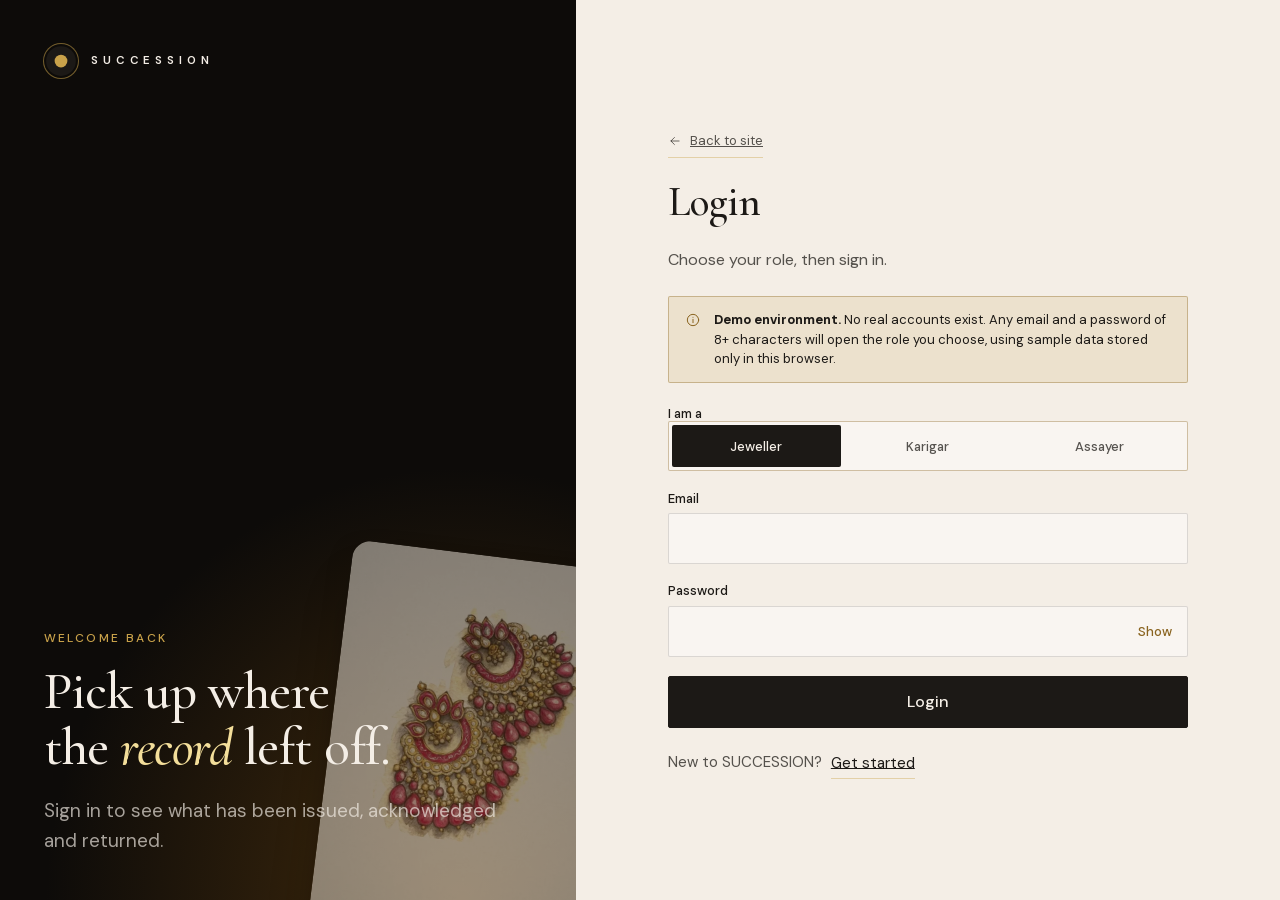
<file: frontend/login.html>
<!DOCTYPE html>
<html lang="en">
<head>
<meta charset="utf-8">
<meta name="viewport" content="width=device-width, initial-scale=1, viewport-fit=cover">
<title>Login — SUCCESSION</title>
<meta name="description" content="SUCCESSION brings transparency, accountability and digital traceability to every gold transaction.">
<meta name="theme-color" content="#0D0B09">
<link rel="icon" href="data:image/svg+xml,%3Csvg xmlns='http://www.w3.org/2000/svg' viewBox='0 0 32 32'%3E%3Ccircle cx='16' cy='16' r='14' fill='%231C1916'/%3E%3Ccircle cx='16' cy='16' r='6' fill='%23C9A24A'/%3E%3C/svg%3E">
<link rel="stylesheet" href="css/fonts.css">
<link rel="stylesheet" href="css/tokens.css">
<link rel="stylesheet" href="css/base.css">
<link rel="stylesheet" href="css/components.css">
<link rel="stylesheet" href="css/fx.css">
<link rel="stylesheet" href="css/auth.css">
</head>
<body>
<svg xmlns="http://www.w3.org/2000/svg" style="display:none" aria-hidden="true"><symbol id="i-ledger" viewBox="0 0 24 24" fill="none" stroke="currentColor" stroke-width="1.5" stroke-linecap="round" stroke-linejoin="round"><path d="M5 4.5h11a3 3 0 0 1 3 3V19H8a3 3 0 0 1-3-3V4.5z"/><path d="M8 19a3 3 0 0 1-3-3M9 9h6M9 12.5h4"/></symbol><symbol id="i-scale" viewBox="0 0 24 24" fill="none" stroke="currentColor" stroke-width="1.5" stroke-linecap="round" stroke-linejoin="round"><path d="M12 4v15M7.5 19.5h9M4 8h16"/><path d="M4 8l-2 6a3 3 0 0 0 4 0L4 8zM20 8l-2 6a3 3 0 0 0 4 0l-2-6z"/></symbol><symbol id="i-handover" viewBox="0 0 24 24" fill="none" stroke="currentColor" stroke-width="1.5" stroke-linecap="round" stroke-linejoin="round"><path d="M4 8h13l-3-3M20 16H7l3 3"/></symbol><symbol id="i-shield" viewBox="0 0 24 24" fill="none" stroke="currentColor" stroke-width="1.5" stroke-linecap="round" stroke-linejoin="round"><path d="M12 3.5 5 6v5.5c0 4.2 2.8 7.2 7 9 4.2-1.8 7-4.8 7-9V6l-7-2.5z"/><path d="m9 12 2.2 2.2L15.2 10"/></symbol><symbol id="i-file" viewBox="0 0 24 24" fill="none" stroke="currentColor" stroke-width="1.5" stroke-linecap="round" stroke-linejoin="round"><path d="M7 3.5h7l4 4V20a.5.5 0 0 1-.5.5h-10A.5.5 0 0 1 7 20V3.5z"/><path d="M14 3.5V8h4M9.5 12.5h5M9.5 15.5h5"/></symbol><symbol id="i-clock" viewBox="0 0 24 24" fill="none" stroke="currentColor" stroke-width="1.5" stroke-linecap="round" stroke-linejoin="round"><circle cx="12" cy="12" r="8.5"/><path d="M12 7.5V12l3 2"/></symbol><symbol id="i-mic" viewBox="0 0 24 24" fill="none" stroke="currentColor" stroke-width="1.5" stroke-linecap="round" stroke-linejoin="round"><rect x="9" y="3.5" width="6" height="11" rx="3"/><path d="M5.5 11.5a6.5 6.5 0 0 0 13 0M12 18v2.5"/></symbol><symbol id="i-scan" viewBox="0 0 24 24" fill="none" stroke="currentColor" stroke-width="1.5" stroke-linecap="round" stroke-linejoin="round"><path d="M4 8V5.5A1.5 1.5 0 0 1 5.5 4H8M16 4h2.5A1.5 1.5 0 0 1 20 5.5V8M20 16v2.5a1.5 1.5 0 0 1-1.5 1.5H16M8 20H5.5A1.5 1.5 0 0 1 4 18.5V16M7.5 12h9"/></symbol><symbol id="i-search" viewBox="0 0 24 24" fill="none" stroke="currentColor" stroke-width="1.5" stroke-linecap="round" stroke-linejoin="round"><circle cx="11" cy="11" r="6.5"/><path d="m16 16 4 4"/></symbol><symbol id="i-overview" viewBox="0 0 24 24" fill="none" stroke="currentColor" stroke-width="1.5" stroke-linecap="round" stroke-linejoin="round"><rect x="4" y="4" width="6.5" height="6.5"/><rect x="13.5" y="4" width="6.5" height="6.5"/><rect x="4" y="13.5" width="6.5" height="6.5"/><rect x="13.5" y="13.5" width="6.5" height="6.5"/></symbol><symbol id="i-list" viewBox="0 0 24 24" fill="none" stroke="currentColor" stroke-width="1.5" stroke-linecap="round" stroke-linejoin="round"><path d="M8 6.5h12M8 12h12M8 17.5h12M4 6.5h.01M4 12h.01M4 17.5h.01"/></symbol><symbol id="i-alert" viewBox="0 0 24 24" fill="none" stroke="currentColor" stroke-width="1.5" stroke-linecap="round" stroke-linejoin="round"><path d="M12 4 3.5 19h17L12 4z"/><path d="M12 10v4.2M12 16.8h.01"/></symbol><symbol id="i-user" viewBox="0 0 24 24" fill="none" stroke="currentColor" stroke-width="1.5" stroke-linecap="round" stroke-linejoin="round"><circle cx="12" cy="8.5" r="3.5"/><path d="M5 20c.6-3.6 3.4-5.5 7-5.5s6.4 1.9 7 5.5"/></symbol><symbol id="i-plus" viewBox="0 0 24 24" fill="none" stroke="currentColor" stroke-width="1.5" stroke-linecap="round" stroke-linejoin="round"><path d="M12 5v14M5 12h14"/></symbol><symbol id="i-x" viewBox="0 0 24 24" fill="none" stroke="currentColor" stroke-width="1.5" stroke-linecap="round" stroke-linejoin="round"><path d="M6 6l12 12M18 6 6 18"/></symbol><symbol id="i-arrow" viewBox="0 0 24 24" fill="none" stroke="currentColor" stroke-width="1.5" stroke-linecap="round" stroke-linejoin="round"><path d="M5 12h14M13 6l6 6-6 6"/></symbol><symbol id="i-check" viewBox="0 0 24 24" fill="none" stroke="currentColor" stroke-width="1.5" stroke-linecap="round" stroke-linejoin="round"><path d="m5 12.5 4.5 4.5L19 7.5"/></symbol><symbol id="i-logout" viewBox="0 0 24 24" fill="none" stroke="currentColor" stroke-width="1.5" stroke-linecap="round" stroke-linejoin="round"><path d="M14 4.5h4.5a1 1 0 0 1 1 1v13a1 1 0 0 1-1 1H14M10 8l-4 4 4 4M6 12h10"/></symbol><symbol id="i-menu" viewBox="0 0 24 24" fill="none" stroke="currentColor" stroke-width="1.5" stroke-linecap="round" stroke-linejoin="round"><path d="M4 7h16M4 12h16M4 17h16"/></symbol><symbol id="i-info" viewBox="0 0 24 24" fill="none" stroke="currentColor" stroke-width="1.5" stroke-linecap="round" stroke-linejoin="round"><circle cx="12" cy="12" r="8.5"/><path d="M12 11v5M12 8h.01"/></symbol><symbol id="i-sync" viewBox="0 0 24 24" fill="none" stroke="currentColor" stroke-width="1.5" stroke-linecap="round" stroke-linejoin="round"><path d="M4 12a8 8 0 0 1 14-5.3L20 9M20 4v5h-5M20 12a8 8 0 0 1-14 5.3L4 15M4 20v-5h5"/></symbol><symbol id="i-flask" viewBox="0 0 24 24" fill="none" stroke="currentColor" stroke-width="1.5" stroke-linecap="round" stroke-linejoin="round"><path d="M9.5 4h5M10.5 4v5.2L5.4 18a1.6 1.6 0 0 0 1.4 2.5h10.4a1.6 1.6 0 0 0 1.4-2.5L13.5 9.2V4"/><path d="M8 14.5h8"/></symbol><symbol id="i-key" viewBox="0 0 24 24" fill="none" stroke="currentColor" stroke-width="1.5" stroke-linecap="round" stroke-linejoin="round"><circle cx="8" cy="12" r="3.5"/><path d="M11.5 12H21M18 12v3M15 12v2"/></symbol><symbol id="i-bell" viewBox="0 0 24 24" fill="none" stroke="currentColor" stroke-width="1.5" stroke-linecap="round" stroke-linejoin="round"><path d="M6 16.5V11a6 6 0 0 1 12 0v5.5l1.5 1.5h-15z"/><path d="M10 20.5a2 2 0 0 0 4 0"/></symbol><symbol id="i-spark" viewBox="0 0 24 24" fill="none" stroke="currentColor" stroke-width="1.5" stroke-linecap="round" stroke-linejoin="round"><path d="M12 3.5l1.9 5.1 5.1 1.9-5.1 1.9L12 17.5l-1.9-5.1L5 10.5l5.1-1.9z"/><path d="M18.5 16.5l.7 1.8 1.8.7-1.8.7-.7 1.8-.7-1.8-1.8-.7 1.8-.7z"/></symbol><symbol id="i-image" viewBox="0 0 24 24" fill="none" stroke="currentColor" stroke-width="1.5" stroke-linecap="round" stroke-linejoin="round"><rect x="3.5" y="4.5" width="17" height="15" rx="1.5"/><circle cx="9" cy="10" r="1.6"/><path d="M4 18l5.5-5 4 3.5 3-2.5 3.5 3.5"/></symbol><symbol id="i-vault" viewBox="0 0 24 24" fill="none" stroke="currentColor" stroke-width="1.5" stroke-linecap="round" stroke-linejoin="round"><rect x="3.5" y="4.5" width="17" height="15" rx="1.5"/><circle cx="12" cy="12" r="3.4"/><path d="M12 8.6V6M12 18v-2.6M8.6 12H6M18 12h-2.6"/></symbol><symbol id="i-eye" viewBox="0 0 24 24" fill="none" stroke="currentColor" stroke-width="1.5" stroke-linecap="round" stroke-linejoin="round"><path d="M2.5 12S6 5.5 12 5.5 21.5 12 21.5 12 18 18.5 12 18.5 2.5 12 2.5 12z"/><circle cx="12" cy="12" r="2.8"/></symbol></svg>
<div class="auth">
  <aside class="auth-art tone-stage">
    <a class="brand" href="home.html" aria-label="SUCCESSION home"><span class="logo"><svg viewBox="0 0 32 32" aria-hidden="true"><circle cx="16" cy="16" r="14" fill="#1C1916"/><circle cx="16" cy="16" r="6" fill="#C9A24A"/></svg></span><span class="wordmark">SUCCESSION</span></a>
    <div class="auth-art-copy">
      <p class="eyebrow">Welcome back</p>
      <h1 class="h2">Pick up where <br>the <em class="ital">record</em> left off.</h1>
      <p class="lead">Sign in to see what has been issued, acknowledged and returned.</p>
    </div>
    <figure class="auth-card" aria-hidden="true"><img src="assets/img/cards/card2.webp" alt=""></figure>
  </aside>
  <main class="auth-main tone-porcelain" id="main">
    <div class="auth-box">
      <a class="auth-back btn--text" href="home.html"><svg class="ic flip" aria-hidden="true" focusable="false"><use href="#i-arrow"/></svg> Back to site</a>
      <h2 class="page-title">Login</h2>
      <p class="body muted">Choose your role, then sign in.</p>
      <div class="notice" role="note"><svg class="ic " aria-hidden="true" focusable="false"><use href="#i-info"/></svg><p><b>Demo environment.</b> No real accounts exist. Any email and a password of 8+ characters will open the role you choose, using sample data stored only in this browser.</p></div>
      <form id="loginForm" novalidate>
        <fieldset class="field"><legend class="legend">I am a</legend>
          <div class="segmented" role="radiogroup">
            <label><input type="radio" name="role" value="jeweller" checked><span>Jeweller</span></label>
            <label><input type="radio" name="role" value="karigar"><span>Karigar</span></label>
            <label><input type="radio" name="role" value="assayer"><span>Assayer</span></label>
          </div>
        </fieldset>
        <div class="field"><label for="email">Email</label><input class="input" id="email" name="email" type="email" autocomplete="username" required aria-describedby="email-err"><p class="error" id="email-err" role="alert"></p></div>
        <div class="field"><label for="pw">Password</label>
          <div class="input-group"><input class="input" id="pw" name="pw" type="password" autocomplete="current-password" required aria-describedby="pw-err"><button class="reveal" type="button" id="pwToggle" aria-label="Show password" aria-pressed="false">Show</button></div>
          <p class="error" id="pw-err" role="alert"></p></div>
        <p class="form-error notice notice--bad" id="formErr" role="alert" hidden></p>
        <button class="btn btn--primary btn--lg" type="submit" id="submit"><span class="lbl">Login</span></button>
      </form>
      <p class="auth-alt">New to SUCCESSION? <a class="btn--text" href="register.html">Get started</a></p>
    </div>
  </main>
</div>

<div class="toast-region" id="toasts" aria-live="polite"></div>
<script src="js/fx.js"></script>
<script type="module" src="js/auth.js"></script>
</body>
</html>
</file>
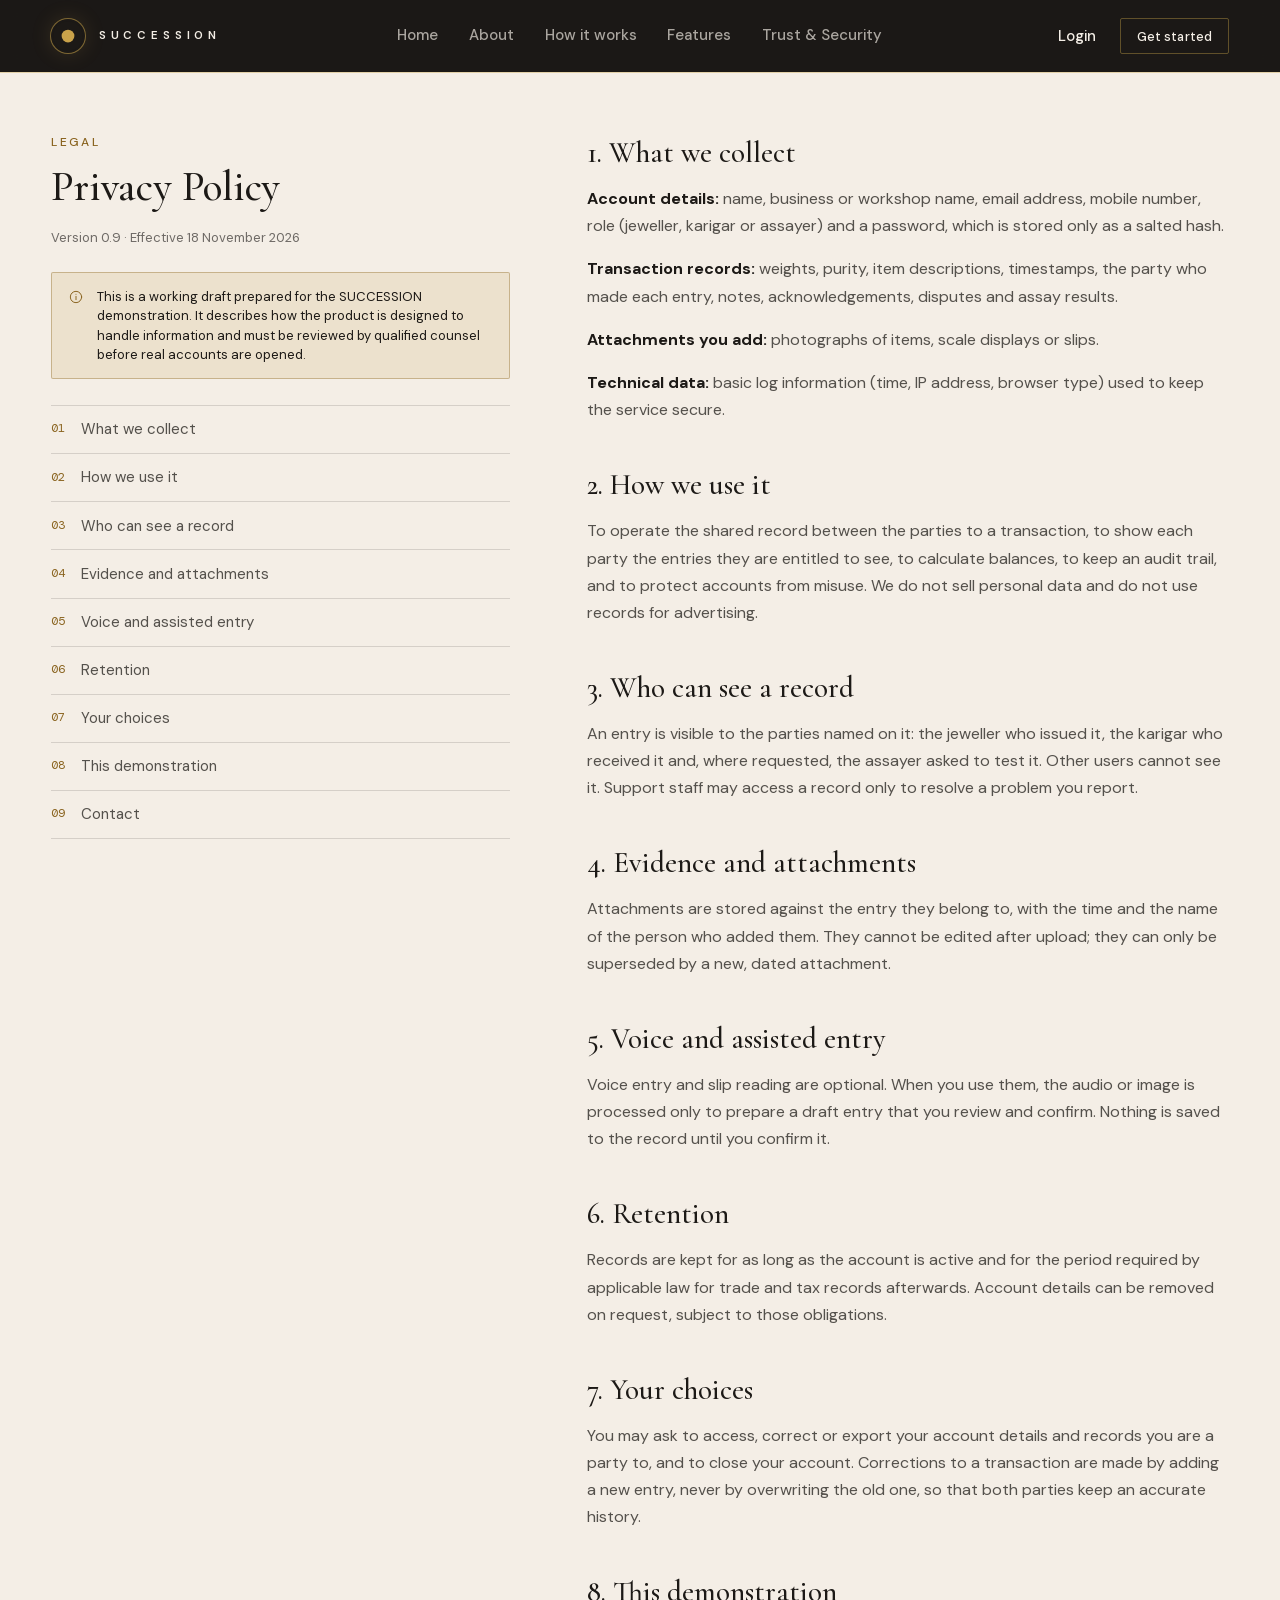
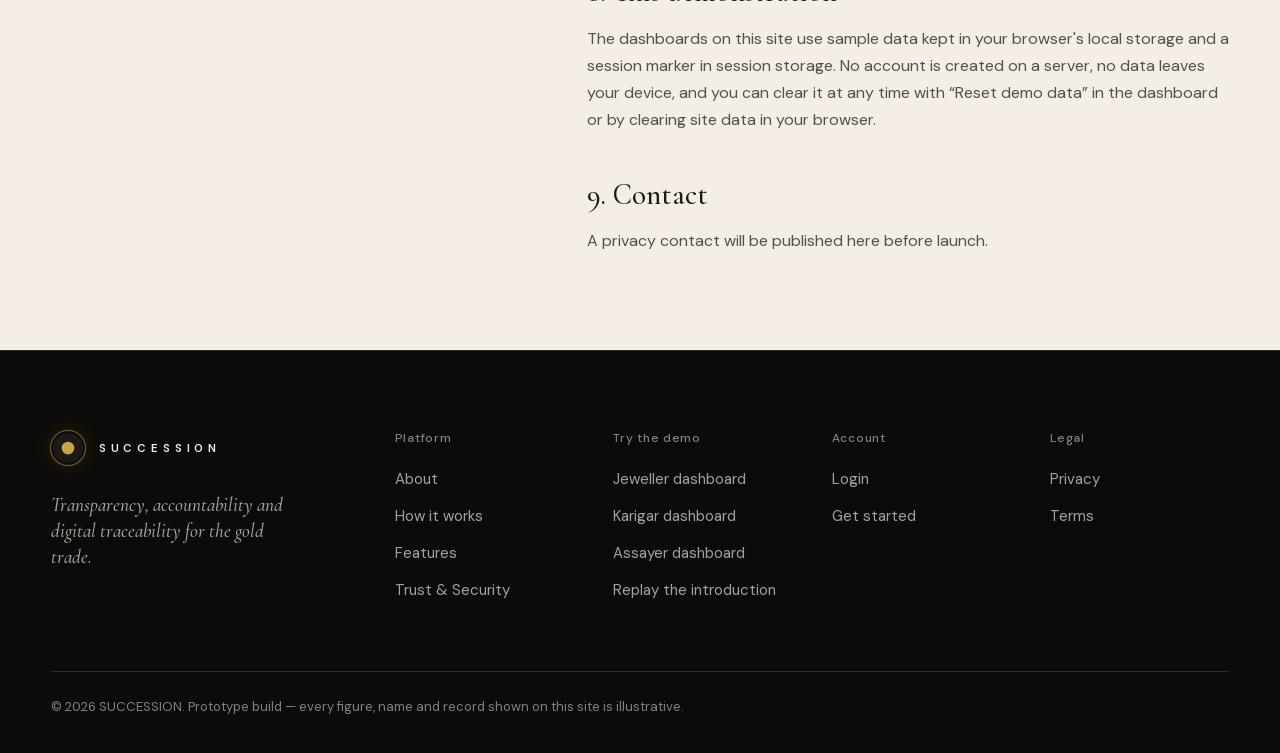
<file: frontend/privacy.html>
<!DOCTYPE html>
<html lang="en">
<head>
<meta charset="utf-8">
<meta name="viewport" content="width=device-width, initial-scale=1, viewport-fit=cover">
<title>Privacy — SUCCESSION</title>
<meta name="description" content="SUCCESSION brings transparency, accountability and digital traceability to every gold transaction.">
<meta name="theme-color" content="#0D0B09">
<link rel="icon" href="data:image/svg+xml,%3Csvg xmlns='http://www.w3.org/2000/svg' viewBox='0 0 32 32'%3E%3Ccircle cx='16' cy='16' r='14' fill='%231C1916'/%3E%3Ccircle cx='16' cy='16' r='6' fill='%23C9A24A'/%3E%3C/svg%3E">
<link rel="stylesheet" href="css/fonts.css">
<link rel="stylesheet" href="css/tokens.css">
<link rel="stylesheet" href="css/base.css">
<link rel="stylesheet" href="css/components.css">
<link rel="stylesheet" href="css/site.css">
<link rel="stylesheet" href="css/legal.css">
</head>
<body>
<svg xmlns="http://www.w3.org/2000/svg" style="display:none" aria-hidden="true"><symbol id="i-ledger" viewBox="0 0 24 24" fill="none" stroke="currentColor" stroke-width="1.5" stroke-linecap="round" stroke-linejoin="round"><path d="M5 4.5h11a3 3 0 0 1 3 3V19H8a3 3 0 0 1-3-3V4.5z"/><path d="M8 19a3 3 0 0 1-3-3M9 9h6M9 12.5h4"/></symbol><symbol id="i-scale" viewBox="0 0 24 24" fill="none" stroke="currentColor" stroke-width="1.5" stroke-linecap="round" stroke-linejoin="round"><path d="M12 4v15M7.5 19.5h9M4 8h16"/><path d="M4 8l-2 6a3 3 0 0 0 4 0L4 8zM20 8l-2 6a3 3 0 0 0 4 0l-2-6z"/></symbol><symbol id="i-handover" viewBox="0 0 24 24" fill="none" stroke="currentColor" stroke-width="1.5" stroke-linecap="round" stroke-linejoin="round"><path d="M4 8h13l-3-3M20 16H7l3 3"/></symbol><symbol id="i-shield" viewBox="0 0 24 24" fill="none" stroke="currentColor" stroke-width="1.5" stroke-linecap="round" stroke-linejoin="round"><path d="M12 3.5 5 6v5.5c0 4.2 2.8 7.2 7 9 4.2-1.8 7-4.8 7-9V6l-7-2.5z"/><path d="m9 12 2.2 2.2L15.2 10"/></symbol><symbol id="i-file" viewBox="0 0 24 24" fill="none" stroke="currentColor" stroke-width="1.5" stroke-linecap="round" stroke-linejoin="round"><path d="M7 3.5h7l4 4V20a.5.5 0 0 1-.5.5h-10A.5.5 0 0 1 7 20V3.5z"/><path d="M14 3.5V8h4M9.5 12.5h5M9.5 15.5h5"/></symbol><symbol id="i-clock" viewBox="0 0 24 24" fill="none" stroke="currentColor" stroke-width="1.5" stroke-linecap="round" stroke-linejoin="round"><circle cx="12" cy="12" r="8.5"/><path d="M12 7.5V12l3 2"/></symbol><symbol id="i-mic" viewBox="0 0 24 24" fill="none" stroke="currentColor" stroke-width="1.5" stroke-linecap="round" stroke-linejoin="round"><rect x="9" y="3.5" width="6" height="11" rx="3"/><path d="M5.5 11.5a6.5 6.5 0 0 0 13 0M12 18v2.5"/></symbol><symbol id="i-scan" viewBox="0 0 24 24" fill="none" stroke="currentColor" stroke-width="1.5" stroke-linecap="round" stroke-linejoin="round"><path d="M4 8V5.5A1.5 1.5 0 0 1 5.5 4H8M16 4h2.5A1.5 1.5 0 0 1 20 5.5V8M20 16v2.5a1.5 1.5 0 0 1-1.5 1.5H16M8 20H5.5A1.5 1.5 0 0 1 4 18.5V16M7.5 12h9"/></symbol><symbol id="i-search" viewBox="0 0 24 24" fill="none" stroke="currentColor" stroke-width="1.5" stroke-linecap="round" stroke-linejoin="round"><circle cx="11" cy="11" r="6.5"/><path d="m16 16 4 4"/></symbol><symbol id="i-overview" viewBox="0 0 24 24" fill="none" stroke="currentColor" stroke-width="1.5" stroke-linecap="round" stroke-linejoin="round"><rect x="4" y="4" width="6.5" height="6.5"/><rect x="13.5" y="4" width="6.5" height="6.5"/><rect x="4" y="13.5" width="6.5" height="6.5"/><rect x="13.5" y="13.5" width="6.5" height="6.5"/></symbol><symbol id="i-list" viewBox="0 0 24 24" fill="none" stroke="currentColor" stroke-width="1.5" stroke-linecap="round" stroke-linejoin="round"><path d="M8 6.5h12M8 12h12M8 17.5h12M4 6.5h.01M4 12h.01M4 17.5h.01"/></symbol><symbol id="i-alert" viewBox="0 0 24 24" fill="none" stroke="currentColor" stroke-width="1.5" stroke-linecap="round" stroke-linejoin="round"><path d="M12 4 3.5 19h17L12 4z"/><path d="M12 10v4.2M12 16.8h.01"/></symbol><symbol id="i-user" viewBox="0 0 24 24" fill="none" stroke="currentColor" stroke-width="1.5" stroke-linecap="round" stroke-linejoin="round"><circle cx="12" cy="8.5" r="3.5"/><path d="M5 20c.6-3.6 3.4-5.5 7-5.5s6.4 1.9 7 5.5"/></symbol><symbol id="i-plus" viewBox="0 0 24 24" fill="none" stroke="currentColor" stroke-width="1.5" stroke-linecap="round" stroke-linejoin="round"><path d="M12 5v14M5 12h14"/></symbol><symbol id="i-x" viewBox="0 0 24 24" fill="none" stroke="currentColor" stroke-width="1.5" stroke-linecap="round" stroke-linejoin="round"><path d="M6 6l12 12M18 6 6 18"/></symbol><symbol id="i-arrow" viewBox="0 0 24 24" fill="none" stroke="currentColor" stroke-width="1.5" stroke-linecap="round" stroke-linejoin="round"><path d="M5 12h14M13 6l6 6-6 6"/></symbol><symbol id="i-check" viewBox="0 0 24 24" fill="none" stroke="currentColor" stroke-width="1.5" stroke-linecap="round" stroke-linejoin="round"><path d="m5 12.5 4.5 4.5L19 7.5"/></symbol><symbol id="i-logout" viewBox="0 0 24 24" fill="none" stroke="currentColor" stroke-width="1.5" stroke-linecap="round" stroke-linejoin="round"><path d="M14 4.5h4.5a1 1 0 0 1 1 1v13a1 1 0 0 1-1 1H14M10 8l-4 4 4 4M6 12h10"/></symbol><symbol id="i-menu" viewBox="0 0 24 24" fill="none" stroke="currentColor" stroke-width="1.5" stroke-linecap="round" stroke-linejoin="round"><path d="M4 7h16M4 12h16M4 17h16"/></symbol><symbol id="i-info" viewBox="0 0 24 24" fill="none" stroke="currentColor" stroke-width="1.5" stroke-linecap="round" stroke-linejoin="round"><circle cx="12" cy="12" r="8.5"/><path d="M12 11v5M12 8h.01"/></symbol><symbol id="i-sync" viewBox="0 0 24 24" fill="none" stroke="currentColor" stroke-width="1.5" stroke-linecap="round" stroke-linejoin="round"><path d="M4 12a8 8 0 0 1 14-5.3L20 9M20 4v5h-5M20 12a8 8 0 0 1-14 5.3L4 15M4 20v-5h5"/></symbol><symbol id="i-flask" viewBox="0 0 24 24" fill="none" stroke="currentColor" stroke-width="1.5" stroke-linecap="round" stroke-linejoin="round"><path d="M9.5 4h5M10.5 4v5.2L5.4 18a1.6 1.6 0 0 0 1.4 2.5h10.4a1.6 1.6 0 0 0 1.4-2.5L13.5 9.2V4"/><path d="M8 14.5h8"/></symbol><symbol id="i-key" viewBox="0 0 24 24" fill="none" stroke="currentColor" stroke-width="1.5" stroke-linecap="round" stroke-linejoin="round"><circle cx="8" cy="12" r="3.5"/><path d="M11.5 12H21M18 12v3M15 12v2"/></symbol><symbol id="i-bell" viewBox="0 0 24 24" fill="none" stroke="currentColor" stroke-width="1.5" stroke-linecap="round" stroke-linejoin="round"><path d="M6 16.5V11a6 6 0 0 1 12 0v5.5l1.5 1.5h-15z"/><path d="M10 20.5a2 2 0 0 0 4 0"/></symbol><symbol id="i-spark" viewBox="0 0 24 24" fill="none" stroke="currentColor" stroke-width="1.5" stroke-linecap="round" stroke-linejoin="round"><path d="M12 3.5l1.9 5.1 5.1 1.9-5.1 1.9L12 17.5l-1.9-5.1L5 10.5l5.1-1.9z"/><path d="M18.5 16.5l.7 1.8 1.8.7-1.8.7-.7 1.8-.7-1.8-1.8-.7 1.8-.7z"/></symbol><symbol id="i-image" viewBox="0 0 24 24" fill="none" stroke="currentColor" stroke-width="1.5" stroke-linecap="round" stroke-linejoin="round"><rect x="3.5" y="4.5" width="17" height="15" rx="1.5"/><circle cx="9" cy="10" r="1.6"/><path d="M4 18l5.5-5 4 3.5 3-2.5 3.5 3.5"/></symbol><symbol id="i-vault" viewBox="0 0 24 24" fill="none" stroke="currentColor" stroke-width="1.5" stroke-linecap="round" stroke-linejoin="round"><rect x="3.5" y="4.5" width="17" height="15" rx="1.5"/><circle cx="12" cy="12" r="3.4"/><path d="M12 8.6V6M12 18v-2.6M8.6 12H6M18 12h-2.6"/></symbol><symbol id="i-eye" viewBox="0 0 24 24" fill="none" stroke="currentColor" stroke-width="1.5" stroke-linecap="round" stroke-linejoin="round"><path d="M2.5 12S6 5.5 12 5.5 21.5 12 21.5 12 18 18.5 12 18.5 2.5 12 2.5 12z"/><circle cx="12" cy="12" r="2.8"/></symbol></svg>
<a class="skip" href="#main">Skip to content</a>
<header class="nav" id="nav">
  <div class="wrap nav-in">
    <a class="brand" href="home.html#top" aria-label="SUCCESSION — home"><span class="logo"><svg viewBox="0 0 32 32" aria-hidden="true"><circle cx="16" cy="16" r="14" fill="#1C1916"/><circle cx="16" cy="16" r="6" fill="#C9A24A"/></svg></span><span class="wordmark">SUCCESSION</span></a>
    <nav class="nav-links" id="navLinks" aria-label="Primary"><a href="home.html" data-sec="top">Home</a><a href="home.html#about" data-sec="about">About</a><a href="home.html#how" data-sec="how">How it works</a><a href="home.html#features" data-sec="features">Features</a><a href="home.html#trust" data-sec="trust">Trust &amp; Security</a>
      <div class="nav-mobile-cta"><a class="btn btn--secondary" href="login.html">Login</a><a class="btn btn--primary" href="register.html">Get started</a></div>
    </nav>
    <div class="nav-cta"><a class="nav-login" href="login.html">Login</a><a class="btn btn--secondary btn--sm" href="register.html">Get started</a></div>
    <button class="nav-toggle" id="navToggle" aria-expanded="false" aria-controls="navLinks" aria-label="Open menu"><svg class="ic " aria-hidden="true" focusable="false"><use href="#i-menu"/></svg></button>
  </div>
</header>
<main id="main">
<section class="legal tone-porcelain"><div class="wrap legal-grid">
  <header class="legal-head"><p class="eyebrow">Legal</p><h1 class="page-title">Privacy Policy</h1><p class="meta">Version 0.9 · Effective 18 November 2026</p>
  <div class="notice" role="note"><svg class="ic " aria-hidden="true" focusable="false"><use href="#i-info"/></svg><p>This is a working draft prepared for the SUCCESSION demonstration. It describes how the product is designed to handle information and must be reviewed by qualified counsel before real accounts are opened.</p></div>
  <nav class="legal-toc" aria-label="On this page"><ol><li><a href="#collect">What we collect</a></li><li><a href="#use">How we use it</a></li><li><a href="#share">Who can see a record</a></li><li><a href="#evidence">Evidence and attachments</a></li><li><a href="#ai">Voice and assisted entry</a></li><li><a href="#retain">Retention</a></li><li><a href="#rights">Your choices</a></li><li><a href="#demo">This demonstration</a></li><li><a href="#contact">Contact</a></li></ol></nav></header>
  <article class="legal-body">
    <h2 id="collect">1. What we collect</h2>
    <p><b>Account details:</b> name, business or workshop name, email address, mobile number, role (jeweller, karigar or assayer) and a password, which is stored only as a salted hash.</p>
    <p><b>Transaction records:</b> weights, purity, item descriptions, timestamps, the party who made each entry, notes, acknowledgements, disputes and assay results.</p>
    <p><b>Attachments you add:</b> photographs of items, scale displays or slips.</p>
    <p><b>Technical data:</b> basic log information (time, IP address, browser type) used to keep the service secure.</p>
    <h2 id="use">2. How we use it</h2>
    <p>To operate the shared record between the parties to a transaction, to show each party the entries they are entitled to see, to calculate balances, to keep an audit trail, and to protect accounts from misuse. We do not sell personal data and do not use records for advertising.</p>
    <h2 id="share">3. Who can see a record</h2>
    <p>An entry is visible to the parties named on it: the jeweller who issued it, the karigar who received it and, where requested, the assayer asked to test it. Other users cannot see it. Support staff may access a record only to resolve a problem you report.</p>
    <h2 id="evidence">4. Evidence and attachments</h2>
    <p>Attachments are stored against the entry they belong to, with the time and the name of the person who added them. They cannot be edited after upload; they can only be superseded by a new, dated attachment.</p>
    <h2 id="ai">5. Voice and assisted entry</h2>
    <p>Voice entry and slip reading are optional. When you use them, the audio or image is processed only to prepare a draft entry that you review and confirm. Nothing is saved to the record until you confirm it.</p>
    <h2 id="retain">6. Retention</h2>
    <p>Records are kept for as long as the account is active and for the period required by applicable law for trade and tax records afterwards. Account details can be removed on request, subject to those obligations.</p>
    <h2 id="rights">7. Your choices</h2>
    <p>You may ask to access, correct or export your account details and records you are a party to, and to close your account. Corrections to a transaction are made by adding a new entry, never by overwriting the old one, so that both parties keep an accurate history.</p>
    <h2 id="demo">8. This demonstration</h2>
    <p>The dashboards on this site use sample data kept in your browser's local storage and a session marker in session storage. No account is created on a server, no data leaves your device, and you can clear it at any time with “Reset demo data” in the dashboard or by clearing site data in your browser.</p>
    <h2 id="contact">9. Contact</h2>
    <p>A privacy contact will be published here before launch.</p>
  </article>
</div></section>

</main>
<footer class="foot tone-void">
  <div class="wrap">
    <div class="foot-grid">
      <div class="foot-brand">
        <a class="brand" href="home.html#top"><span class="logo"><svg viewBox="0 0 32 32" aria-hidden="true"><circle cx="16" cy="16" r="14" fill="#1C1916"/><circle cx="16" cy="16" r="6" fill="#C9A24A"/></svg></span><span class="wordmark">SUCCESSION</span></a>
        <p class="foot-line">Transparency, accountability and digital traceability for the gold trade.</p>
      </div>
      <nav aria-label="Platform"><h3 class="label">Platform</h3><a href="home.html#about">About</a><a href="home.html#how">How it works</a><a href="home.html#features">Features</a><a href="home.html#trust">Trust &amp; Security</a></nav>
      <nav aria-label="Demo"><h3 class="label">Try the demo</h3><a href="app/jeweller.html">Jeweller dashboard</a><a href="app/karigar.html">Karigar dashboard</a><a href="app/assayer.html">Assayer dashboard</a><a href="index.html">Replay the introduction</a></nav>
      <nav aria-label="Account"><h3 class="label">Account</h3><a href="login.html">Login</a><a href="register.html">Get started</a></nav>
      <nav aria-label="Legal"><h3 class="label">Legal</h3><a href="privacy.html">Privacy</a><a href="terms.html">Terms</a></nav>
    </div>
    <p class="foot-base">© 2026 SUCCESSION. Prototype build — every figure, name and record shown on this site is illustrative.</p>
  </div>
</footer>
<script src="js/site.js"></script>
</body>
</html>
</file>
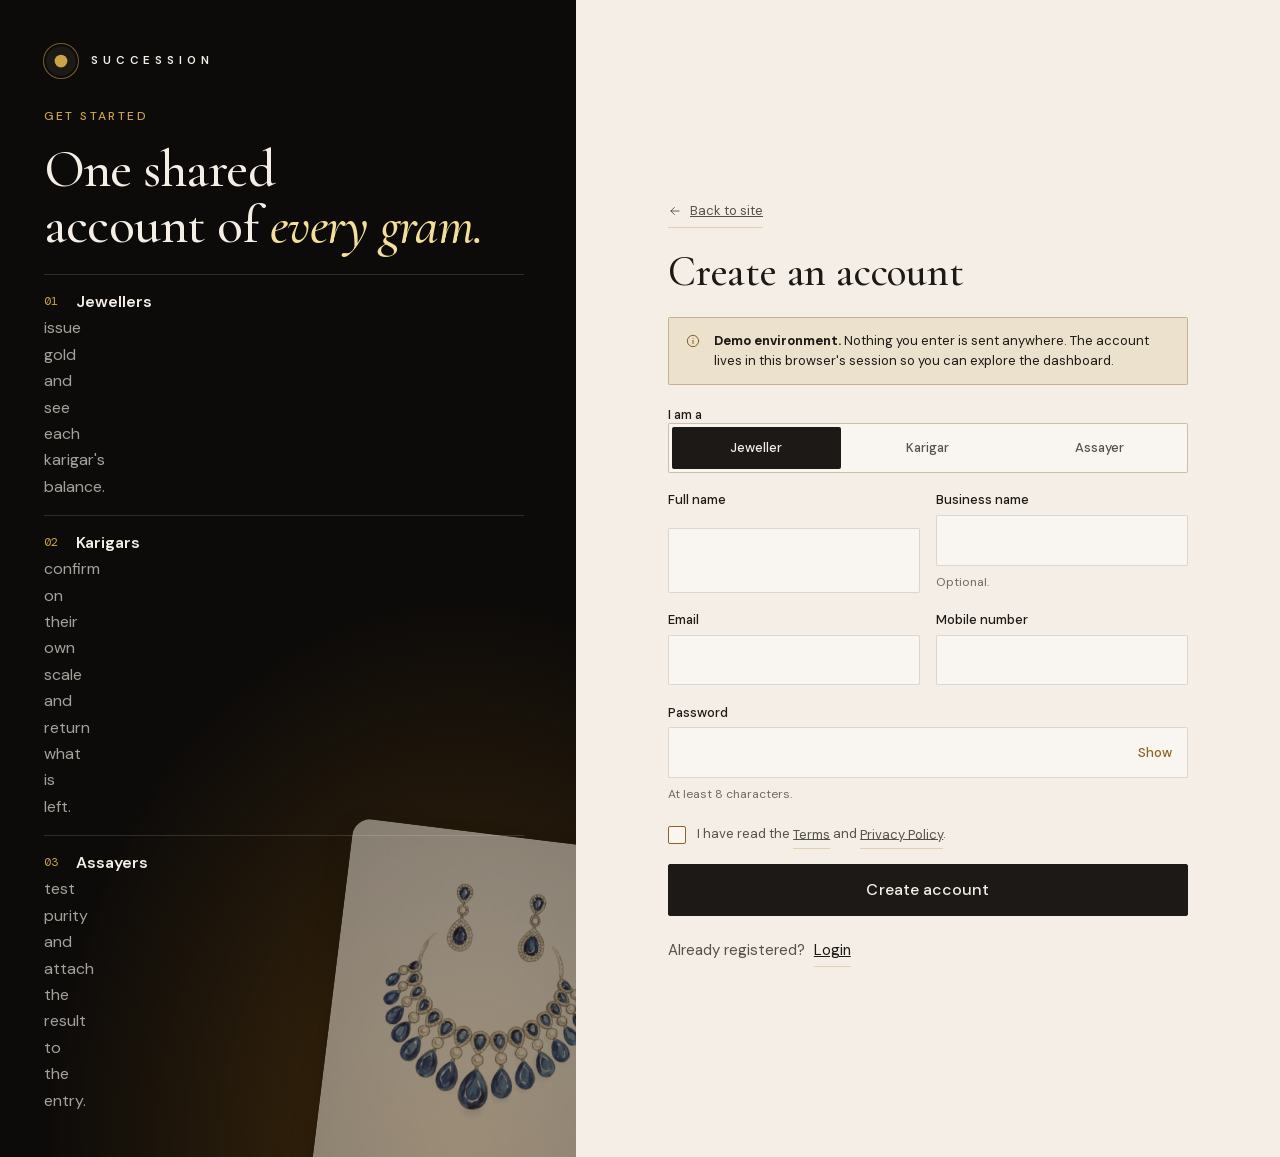
<file: frontend/register.html>
<!DOCTYPE html>
<html lang="en">
<head>
<meta charset="utf-8">
<meta name="viewport" content="width=device-width, initial-scale=1, viewport-fit=cover">
<title>Get started — SUCCESSION</title>
<meta name="description" content="SUCCESSION brings transparency, accountability and digital traceability to every gold transaction.">
<meta name="theme-color" content="#0D0B09">
<link rel="icon" href="data:image/svg+xml,%3Csvg xmlns='http://www.w3.org/2000/svg' viewBox='0 0 32 32'%3E%3Ccircle cx='16' cy='16' r='14' fill='%231C1916'/%3E%3Ccircle cx='16' cy='16' r='6' fill='%23C9A24A'/%3E%3C/svg%3E">
<link rel="stylesheet" href="css/fonts.css">
<link rel="stylesheet" href="css/tokens.css">
<link rel="stylesheet" href="css/base.css">
<link rel="stylesheet" href="css/components.css">
<link rel="stylesheet" href="css/fx.css">
<link rel="stylesheet" href="css/auth.css">
</head>
<body>
<svg xmlns="http://www.w3.org/2000/svg" style="display:none" aria-hidden="true"><symbol id="i-ledger" viewBox="0 0 24 24" fill="none" stroke="currentColor" stroke-width="1.5" stroke-linecap="round" stroke-linejoin="round"><path d="M5 4.5h11a3 3 0 0 1 3 3V19H8a3 3 0 0 1-3-3V4.5z"/><path d="M8 19a3 3 0 0 1-3-3M9 9h6M9 12.5h4"/></symbol><symbol id="i-scale" viewBox="0 0 24 24" fill="none" stroke="currentColor" stroke-width="1.5" stroke-linecap="round" stroke-linejoin="round"><path d="M12 4v15M7.5 19.5h9M4 8h16"/><path d="M4 8l-2 6a3 3 0 0 0 4 0L4 8zM20 8l-2 6a3 3 0 0 0 4 0l-2-6z"/></symbol><symbol id="i-handover" viewBox="0 0 24 24" fill="none" stroke="currentColor" stroke-width="1.5" stroke-linecap="round" stroke-linejoin="round"><path d="M4 8h13l-3-3M20 16H7l3 3"/></symbol><symbol id="i-shield" viewBox="0 0 24 24" fill="none" stroke="currentColor" stroke-width="1.5" stroke-linecap="round" stroke-linejoin="round"><path d="M12 3.5 5 6v5.5c0 4.2 2.8 7.2 7 9 4.2-1.8 7-4.8 7-9V6l-7-2.5z"/><path d="m9 12 2.2 2.2L15.2 10"/></symbol><symbol id="i-file" viewBox="0 0 24 24" fill="none" stroke="currentColor" stroke-width="1.5" stroke-linecap="round" stroke-linejoin="round"><path d="M7 3.5h7l4 4V20a.5.5 0 0 1-.5.5h-10A.5.5 0 0 1 7 20V3.5z"/><path d="M14 3.5V8h4M9.5 12.5h5M9.5 15.5h5"/></symbol><symbol id="i-clock" viewBox="0 0 24 24" fill="none" stroke="currentColor" stroke-width="1.5" stroke-linecap="round" stroke-linejoin="round"><circle cx="12" cy="12" r="8.5"/><path d="M12 7.5V12l3 2"/></symbol><symbol id="i-mic" viewBox="0 0 24 24" fill="none" stroke="currentColor" stroke-width="1.5" stroke-linecap="round" stroke-linejoin="round"><rect x="9" y="3.5" width="6" height="11" rx="3"/><path d="M5.5 11.5a6.5 6.5 0 0 0 13 0M12 18v2.5"/></symbol><symbol id="i-scan" viewBox="0 0 24 24" fill="none" stroke="currentColor" stroke-width="1.5" stroke-linecap="round" stroke-linejoin="round"><path d="M4 8V5.5A1.5 1.5 0 0 1 5.5 4H8M16 4h2.5A1.5 1.5 0 0 1 20 5.5V8M20 16v2.5a1.5 1.5 0 0 1-1.5 1.5H16M8 20H5.5A1.5 1.5 0 0 1 4 18.5V16M7.5 12h9"/></symbol><symbol id="i-search" viewBox="0 0 24 24" fill="none" stroke="currentColor" stroke-width="1.5" stroke-linecap="round" stroke-linejoin="round"><circle cx="11" cy="11" r="6.5"/><path d="m16 16 4 4"/></symbol><symbol id="i-overview" viewBox="0 0 24 24" fill="none" stroke="currentColor" stroke-width="1.5" stroke-linecap="round" stroke-linejoin="round"><rect x="4" y="4" width="6.5" height="6.5"/><rect x="13.5" y="4" width="6.5" height="6.5"/><rect x="4" y="13.5" width="6.5" height="6.5"/><rect x="13.5" y="13.5" width="6.5" height="6.5"/></symbol><symbol id="i-list" viewBox="0 0 24 24" fill="none" stroke="currentColor" stroke-width="1.5" stroke-linecap="round" stroke-linejoin="round"><path d="M8 6.5h12M8 12h12M8 17.5h12M4 6.5h.01M4 12h.01M4 17.5h.01"/></symbol><symbol id="i-alert" viewBox="0 0 24 24" fill="none" stroke="currentColor" stroke-width="1.5" stroke-linecap="round" stroke-linejoin="round"><path d="M12 4 3.5 19h17L12 4z"/><path d="M12 10v4.2M12 16.8h.01"/></symbol><symbol id="i-user" viewBox="0 0 24 24" fill="none" stroke="currentColor" stroke-width="1.5" stroke-linecap="round" stroke-linejoin="round"><circle cx="12" cy="8.5" r="3.5"/><path d="M5 20c.6-3.6 3.4-5.5 7-5.5s6.4 1.9 7 5.5"/></symbol><symbol id="i-plus" viewBox="0 0 24 24" fill="none" stroke="currentColor" stroke-width="1.5" stroke-linecap="round" stroke-linejoin="round"><path d="M12 5v14M5 12h14"/></symbol><symbol id="i-x" viewBox="0 0 24 24" fill="none" stroke="currentColor" stroke-width="1.5" stroke-linecap="round" stroke-linejoin="round"><path d="M6 6l12 12M18 6 6 18"/></symbol><symbol id="i-arrow" viewBox="0 0 24 24" fill="none" stroke="currentColor" stroke-width="1.5" stroke-linecap="round" stroke-linejoin="round"><path d="M5 12h14M13 6l6 6-6 6"/></symbol><symbol id="i-check" viewBox="0 0 24 24" fill="none" stroke="currentColor" stroke-width="1.5" stroke-linecap="round" stroke-linejoin="round"><path d="m5 12.5 4.5 4.5L19 7.5"/></symbol><symbol id="i-logout" viewBox="0 0 24 24" fill="none" stroke="currentColor" stroke-width="1.5" stroke-linecap="round" stroke-linejoin="round"><path d="M14 4.5h4.5a1 1 0 0 1 1 1v13a1 1 0 0 1-1 1H14M10 8l-4 4 4 4M6 12h10"/></symbol><symbol id="i-menu" viewBox="0 0 24 24" fill="none" stroke="currentColor" stroke-width="1.5" stroke-linecap="round" stroke-linejoin="round"><path d="M4 7h16M4 12h16M4 17h16"/></symbol><symbol id="i-info" viewBox="0 0 24 24" fill="none" stroke="currentColor" stroke-width="1.5" stroke-linecap="round" stroke-linejoin="round"><circle cx="12" cy="12" r="8.5"/><path d="M12 11v5M12 8h.01"/></symbol><symbol id="i-sync" viewBox="0 0 24 24" fill="none" stroke="currentColor" stroke-width="1.5" stroke-linecap="round" stroke-linejoin="round"><path d="M4 12a8 8 0 0 1 14-5.3L20 9M20 4v5h-5M20 12a8 8 0 0 1-14 5.3L4 15M4 20v-5h5"/></symbol><symbol id="i-flask" viewBox="0 0 24 24" fill="none" stroke="currentColor" stroke-width="1.5" stroke-linecap="round" stroke-linejoin="round"><path d="M9.5 4h5M10.5 4v5.2L5.4 18a1.6 1.6 0 0 0 1.4 2.5h10.4a1.6 1.6 0 0 0 1.4-2.5L13.5 9.2V4"/><path d="M8 14.5h8"/></symbol><symbol id="i-key" viewBox="0 0 24 24" fill="none" stroke="currentColor" stroke-width="1.5" stroke-linecap="round" stroke-linejoin="round"><circle cx="8" cy="12" r="3.5"/><path d="M11.5 12H21M18 12v3M15 12v2"/></symbol><symbol id="i-bell" viewBox="0 0 24 24" fill="none" stroke="currentColor" stroke-width="1.5" stroke-linecap="round" stroke-linejoin="round"><path d="M6 16.5V11a6 6 0 0 1 12 0v5.5l1.5 1.5h-15z"/><path d="M10 20.5a2 2 0 0 0 4 0"/></symbol><symbol id="i-spark" viewBox="0 0 24 24" fill="none" stroke="currentColor" stroke-width="1.5" stroke-linecap="round" stroke-linejoin="round"><path d="M12 3.5l1.9 5.1 5.1 1.9-5.1 1.9L12 17.5l-1.9-5.1L5 10.5l5.1-1.9z"/><path d="M18.5 16.5l.7 1.8 1.8.7-1.8.7-.7 1.8-.7-1.8-1.8-.7 1.8-.7z"/></symbol><symbol id="i-image" viewBox="0 0 24 24" fill="none" stroke="currentColor" stroke-width="1.5" stroke-linecap="round" stroke-linejoin="round"><rect x="3.5" y="4.5" width="17" height="15" rx="1.5"/><circle cx="9" cy="10" r="1.6"/><path d="M4 18l5.5-5 4 3.5 3-2.5 3.5 3.5"/></symbol><symbol id="i-vault" viewBox="0 0 24 24" fill="none" stroke="currentColor" stroke-width="1.5" stroke-linecap="round" stroke-linejoin="round"><rect x="3.5" y="4.5" width="17" height="15" rx="1.5"/><circle cx="12" cy="12" r="3.4"/><path d="M12 8.6V6M12 18v-2.6M8.6 12H6M18 12h-2.6"/></symbol><symbol id="i-eye" viewBox="0 0 24 24" fill="none" stroke="currentColor" stroke-width="1.5" stroke-linecap="round" stroke-linejoin="round"><path d="M2.5 12S6 5.5 12 5.5 21.5 12 21.5 12 18 18.5 12 18.5 2.5 12 2.5 12z"/><circle cx="12" cy="12" r="2.8"/></symbol></svg>
<div class="auth">
  <aside class="auth-art tone-stage">
    <a class="brand" href="home.html" aria-label="SUCCESSION home"><span class="logo"><svg viewBox="0 0 32 32" aria-hidden="true"><circle cx="16" cy="16" r="14" fill="#1C1916"/><circle cx="16" cy="16" r="6" fill="#C9A24A"/></svg></span><span class="wordmark">SUCCESSION</span></a>
    <div class="auth-art-copy">
      <p class="eyebrow">Get started</p>
      <h1 class="h2">One shared <br>account of <em class="ital">every gram.</em></h1>
      <ol class="auth-points">
        <li><b>Jewellers</b> issue gold and see each karigar's balance.</li>
        <li><b>Karigars</b> confirm on their own scale and return what is left.</li>
        <li><b>Assayers</b> test purity and attach the result to the entry.</li>
      </ol>
    </div>
    <figure class="auth-card" aria-hidden="true"><img src="assets/img/cards/card5.webp" alt=""></figure>
  </aside>
  <main class="auth-main tone-porcelain" id="main">
    <div class="auth-box">
      <a class="auth-back btn--text" href="home.html"><svg class="ic flip" aria-hidden="true" focusable="false"><use href="#i-arrow"/></svg> Back to site</a>
      <h2 class="page-title">Create an account</h2>
      <div class="notice" role="note"><svg class="ic " aria-hidden="true" focusable="false"><use href="#i-info"/></svg><p><b>Demo environment.</b> Nothing you enter is sent anywhere. The account lives in this browser's session so you can explore the dashboard.</p></div>
      <form id="regForm" novalidate>
        <fieldset class="field"><legend class="legend">I am a</legend>
          <div class="segmented" role="radiogroup">
            <label><input type="radio" name="role" value="jeweller" checked><span>Jeweller</span></label>
            <label><input type="radio" name="role" value="karigar"><span>Karigar</span></label>
            <label><input type="radio" name="role" value="assayer"><span>Assayer</span></label>
          </div>
        </fieldset>
        <div class="two">
          <div class="field"><label for="name">Full name</label><input class="input" id="name" name="name" autocomplete="name" required aria-describedby="name-err"><p class="error" id="name-err" role="alert"></p></div>
          <div class="field"><label for="biz" id="bizLabel">Business name</label><input class="input" id="biz" name="biz" autocomplete="organization" aria-describedby="biz-hint"><p class="hint" id="biz-hint">Optional.</p></div>
        </div>
        <div class="two">
          <div class="field"><label for="email">Email</label><input class="input" id="email" name="email" type="email" autocomplete="email" required aria-describedby="email-err"><p class="error" id="email-err" role="alert"></p></div>
          <div class="field"><label for="phone">Mobile number</label><input class="input" id="phone" name="phone" type="tel" inputmode="tel" autocomplete="tel" required aria-describedby="phone-err"><p class="error" id="phone-err" role="alert"></p></div>
        </div>
        <div class="field"><label for="pw">Password</label>
          <div class="input-group"><input class="input" id="pw" name="pw" type="password" autocomplete="new-password" required aria-describedby="pw-hint pw-err"><button class="reveal" type="button" id="pwToggle" aria-label="Show password" aria-pressed="false">Show</button></div>
          <p class="hint" id="pw-hint">At least 8 characters.</p><p class="error" id="pw-err" role="alert"></p></div>
        <label class="check"><input type="checkbox" id="agree" name="agree" required><span>I have read the <a class="btn--text" href="terms.html" target="_blank" rel="noopener">Terms</a> and <a class="btn--text" href="privacy.html" target="_blank" rel="noopener">Privacy Policy</a>.</span></label>
        <p class="error" id="agree-err" role="alert"></p>
        <button class="btn btn--primary btn--lg" type="submit" id="submit"><span class="lbl">Create account</span></button>
      </form>
      <p class="auth-alt">Already registered? <a class="btn--text" href="login.html">Login</a></p>
    </div>
  </main>
</div>

<div class="toast-region" id="toasts" aria-live="polite"></div>
<script src="js/fx.js"></script>
<script type="module" src="js/auth.js"></script>
</body>
</html>
</file>
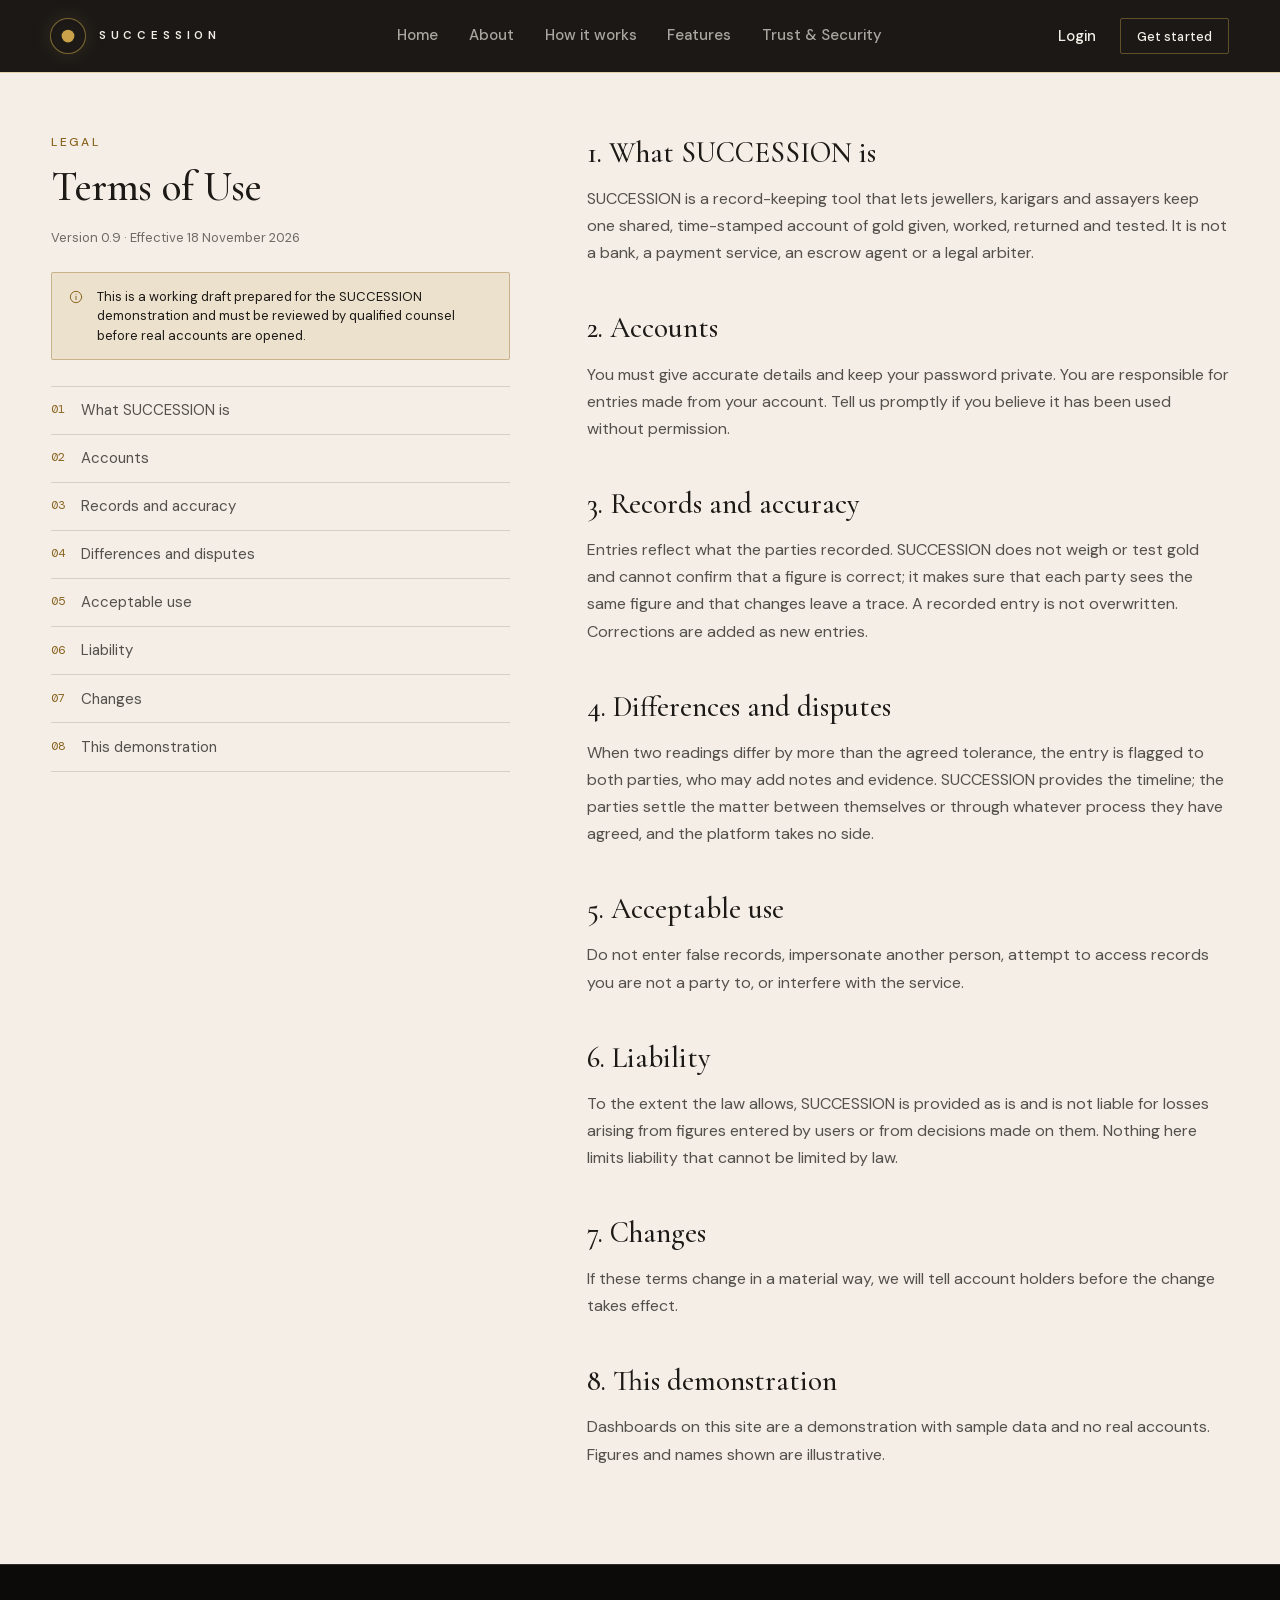
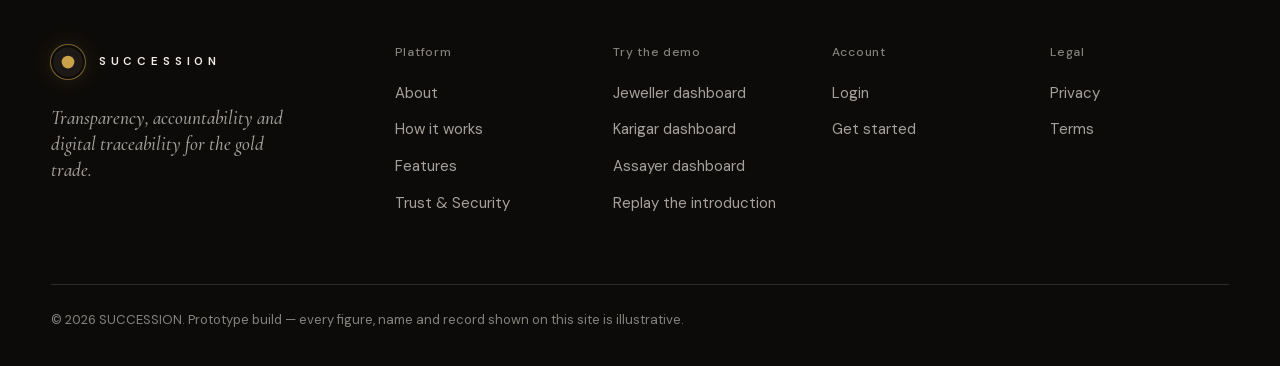
<file: frontend/terms.html>
<!DOCTYPE html>
<html lang="en">
<head>
<meta charset="utf-8">
<meta name="viewport" content="width=device-width, initial-scale=1, viewport-fit=cover">
<title>Terms — SUCCESSION</title>
<meta name="description" content="SUCCESSION brings transparency, accountability and digital traceability to every gold transaction.">
<meta name="theme-color" content="#0D0B09">
<link rel="icon" href="data:image/svg+xml,%3Csvg xmlns='http://www.w3.org/2000/svg' viewBox='0 0 32 32'%3E%3Ccircle cx='16' cy='16' r='14' fill='%231C1916'/%3E%3Ccircle cx='16' cy='16' r='6' fill='%23C9A24A'/%3E%3C/svg%3E">
<link rel="stylesheet" href="css/fonts.css">
<link rel="stylesheet" href="css/tokens.css">
<link rel="stylesheet" href="css/base.css">
<link rel="stylesheet" href="css/components.css">
<link rel="stylesheet" href="css/site.css">
<link rel="stylesheet" href="css/legal.css">
</head>
<body>
<svg xmlns="http://www.w3.org/2000/svg" style="display:none" aria-hidden="true"><symbol id="i-ledger" viewBox="0 0 24 24" fill="none" stroke="currentColor" stroke-width="1.5" stroke-linecap="round" stroke-linejoin="round"><path d="M5 4.5h11a3 3 0 0 1 3 3V19H8a3 3 0 0 1-3-3V4.5z"/><path d="M8 19a3 3 0 0 1-3-3M9 9h6M9 12.5h4"/></symbol><symbol id="i-scale" viewBox="0 0 24 24" fill="none" stroke="currentColor" stroke-width="1.5" stroke-linecap="round" stroke-linejoin="round"><path d="M12 4v15M7.5 19.5h9M4 8h16"/><path d="M4 8l-2 6a3 3 0 0 0 4 0L4 8zM20 8l-2 6a3 3 0 0 0 4 0l-2-6z"/></symbol><symbol id="i-handover" viewBox="0 0 24 24" fill="none" stroke="currentColor" stroke-width="1.5" stroke-linecap="round" stroke-linejoin="round"><path d="M4 8h13l-3-3M20 16H7l3 3"/></symbol><symbol id="i-shield" viewBox="0 0 24 24" fill="none" stroke="currentColor" stroke-width="1.5" stroke-linecap="round" stroke-linejoin="round"><path d="M12 3.5 5 6v5.5c0 4.2 2.8 7.2 7 9 4.2-1.8 7-4.8 7-9V6l-7-2.5z"/><path d="m9 12 2.2 2.2L15.2 10"/></symbol><symbol id="i-file" viewBox="0 0 24 24" fill="none" stroke="currentColor" stroke-width="1.5" stroke-linecap="round" stroke-linejoin="round"><path d="M7 3.5h7l4 4V20a.5.5 0 0 1-.5.5h-10A.5.5 0 0 1 7 20V3.5z"/><path d="M14 3.5V8h4M9.5 12.5h5M9.5 15.5h5"/></symbol><symbol id="i-clock" viewBox="0 0 24 24" fill="none" stroke="currentColor" stroke-width="1.5" stroke-linecap="round" stroke-linejoin="round"><circle cx="12" cy="12" r="8.5"/><path d="M12 7.5V12l3 2"/></symbol><symbol id="i-mic" viewBox="0 0 24 24" fill="none" stroke="currentColor" stroke-width="1.5" stroke-linecap="round" stroke-linejoin="round"><rect x="9" y="3.5" width="6" height="11" rx="3"/><path d="M5.5 11.5a6.5 6.5 0 0 0 13 0M12 18v2.5"/></symbol><symbol id="i-scan" viewBox="0 0 24 24" fill="none" stroke="currentColor" stroke-width="1.5" stroke-linecap="round" stroke-linejoin="round"><path d="M4 8V5.5A1.5 1.5 0 0 1 5.5 4H8M16 4h2.5A1.5 1.5 0 0 1 20 5.5V8M20 16v2.5a1.5 1.5 0 0 1-1.5 1.5H16M8 20H5.5A1.5 1.5 0 0 1 4 18.5V16M7.5 12h9"/></symbol><symbol id="i-search" viewBox="0 0 24 24" fill="none" stroke="currentColor" stroke-width="1.5" stroke-linecap="round" stroke-linejoin="round"><circle cx="11" cy="11" r="6.5"/><path d="m16 16 4 4"/></symbol><symbol id="i-overview" viewBox="0 0 24 24" fill="none" stroke="currentColor" stroke-width="1.5" stroke-linecap="round" stroke-linejoin="round"><rect x="4" y="4" width="6.5" height="6.5"/><rect x="13.5" y="4" width="6.5" height="6.5"/><rect x="4" y="13.5" width="6.5" height="6.5"/><rect x="13.5" y="13.5" width="6.5" height="6.5"/></symbol><symbol id="i-list" viewBox="0 0 24 24" fill="none" stroke="currentColor" stroke-width="1.5" stroke-linecap="round" stroke-linejoin="round"><path d="M8 6.5h12M8 12h12M8 17.5h12M4 6.5h.01M4 12h.01M4 17.5h.01"/></symbol><symbol id="i-alert" viewBox="0 0 24 24" fill="none" stroke="currentColor" stroke-width="1.5" stroke-linecap="round" stroke-linejoin="round"><path d="M12 4 3.5 19h17L12 4z"/><path d="M12 10v4.2M12 16.8h.01"/></symbol><symbol id="i-user" viewBox="0 0 24 24" fill="none" stroke="currentColor" stroke-width="1.5" stroke-linecap="round" stroke-linejoin="round"><circle cx="12" cy="8.5" r="3.5"/><path d="M5 20c.6-3.6 3.4-5.5 7-5.5s6.4 1.9 7 5.5"/></symbol><symbol id="i-plus" viewBox="0 0 24 24" fill="none" stroke="currentColor" stroke-width="1.5" stroke-linecap="round" stroke-linejoin="round"><path d="M12 5v14M5 12h14"/></symbol><symbol id="i-x" viewBox="0 0 24 24" fill="none" stroke="currentColor" stroke-width="1.5" stroke-linecap="round" stroke-linejoin="round"><path d="M6 6l12 12M18 6 6 18"/></symbol><symbol id="i-arrow" viewBox="0 0 24 24" fill="none" stroke="currentColor" stroke-width="1.5" stroke-linecap="round" stroke-linejoin="round"><path d="M5 12h14M13 6l6 6-6 6"/></symbol><symbol id="i-check" viewBox="0 0 24 24" fill="none" stroke="currentColor" stroke-width="1.5" stroke-linecap="round" stroke-linejoin="round"><path d="m5 12.5 4.5 4.5L19 7.5"/></symbol><symbol id="i-logout" viewBox="0 0 24 24" fill="none" stroke="currentColor" stroke-width="1.5" stroke-linecap="round" stroke-linejoin="round"><path d="M14 4.5h4.5a1 1 0 0 1 1 1v13a1 1 0 0 1-1 1H14M10 8l-4 4 4 4M6 12h10"/></symbol><symbol id="i-menu" viewBox="0 0 24 24" fill="none" stroke="currentColor" stroke-width="1.5" stroke-linecap="round" stroke-linejoin="round"><path d="M4 7h16M4 12h16M4 17h16"/></symbol><symbol id="i-info" viewBox="0 0 24 24" fill="none" stroke="currentColor" stroke-width="1.5" stroke-linecap="round" stroke-linejoin="round"><circle cx="12" cy="12" r="8.5"/><path d="M12 11v5M12 8h.01"/></symbol><symbol id="i-sync" viewBox="0 0 24 24" fill="none" stroke="currentColor" stroke-width="1.5" stroke-linecap="round" stroke-linejoin="round"><path d="M4 12a8 8 0 0 1 14-5.3L20 9M20 4v5h-5M20 12a8 8 0 0 1-14 5.3L4 15M4 20v-5h5"/></symbol><symbol id="i-flask" viewBox="0 0 24 24" fill="none" stroke="currentColor" stroke-width="1.5" stroke-linecap="round" stroke-linejoin="round"><path d="M9.5 4h5M10.5 4v5.2L5.4 18a1.6 1.6 0 0 0 1.4 2.5h10.4a1.6 1.6 0 0 0 1.4-2.5L13.5 9.2V4"/><path d="M8 14.5h8"/></symbol><symbol id="i-key" viewBox="0 0 24 24" fill="none" stroke="currentColor" stroke-width="1.5" stroke-linecap="round" stroke-linejoin="round"><circle cx="8" cy="12" r="3.5"/><path d="M11.5 12H21M18 12v3M15 12v2"/></symbol><symbol id="i-bell" viewBox="0 0 24 24" fill="none" stroke="currentColor" stroke-width="1.5" stroke-linecap="round" stroke-linejoin="round"><path d="M6 16.5V11a6 6 0 0 1 12 0v5.5l1.5 1.5h-15z"/><path d="M10 20.5a2 2 0 0 0 4 0"/></symbol><symbol id="i-spark" viewBox="0 0 24 24" fill="none" stroke="currentColor" stroke-width="1.5" stroke-linecap="round" stroke-linejoin="round"><path d="M12 3.5l1.9 5.1 5.1 1.9-5.1 1.9L12 17.5l-1.9-5.1L5 10.5l5.1-1.9z"/><path d="M18.5 16.5l.7 1.8 1.8.7-1.8.7-.7 1.8-.7-1.8-1.8-.7 1.8-.7z"/></symbol><symbol id="i-image" viewBox="0 0 24 24" fill="none" stroke="currentColor" stroke-width="1.5" stroke-linecap="round" stroke-linejoin="round"><rect x="3.5" y="4.5" width="17" height="15" rx="1.5"/><circle cx="9" cy="10" r="1.6"/><path d="M4 18l5.5-5 4 3.5 3-2.5 3.5 3.5"/></symbol><symbol id="i-vault" viewBox="0 0 24 24" fill="none" stroke="currentColor" stroke-width="1.5" stroke-linecap="round" stroke-linejoin="round"><rect x="3.5" y="4.5" width="17" height="15" rx="1.5"/><circle cx="12" cy="12" r="3.4"/><path d="M12 8.6V6M12 18v-2.6M8.6 12H6M18 12h-2.6"/></symbol><symbol id="i-eye" viewBox="0 0 24 24" fill="none" stroke="currentColor" stroke-width="1.5" stroke-linecap="round" stroke-linejoin="round"><path d="M2.5 12S6 5.5 12 5.5 21.5 12 21.5 12 18 18.5 12 18.5 2.5 12 2.5 12z"/><circle cx="12" cy="12" r="2.8"/></symbol></svg>
<a class="skip" href="#main">Skip to content</a>
<header class="nav" id="nav">
  <div class="wrap nav-in">
    <a class="brand" href="home.html#top" aria-label="SUCCESSION — home"><span class="logo"><svg viewBox="0 0 32 32" aria-hidden="true"><circle cx="16" cy="16" r="14" fill="#1C1916"/><circle cx="16" cy="16" r="6" fill="#C9A24A"/></svg></span><span class="wordmark">SUCCESSION</span></a>
    <nav class="nav-links" id="navLinks" aria-label="Primary"><a href="home.html" data-sec="top">Home</a><a href="home.html#about" data-sec="about">About</a><a href="home.html#how" data-sec="how">How it works</a><a href="home.html#features" data-sec="features">Features</a><a href="home.html#trust" data-sec="trust">Trust &amp; Security</a>
      <div class="nav-mobile-cta"><a class="btn btn--secondary" href="login.html">Login</a><a class="btn btn--primary" href="register.html">Get started</a></div>
    </nav>
    <div class="nav-cta"><a class="nav-login" href="login.html">Login</a><a class="btn btn--secondary btn--sm" href="register.html">Get started</a></div>
    <button class="nav-toggle" id="navToggle" aria-expanded="false" aria-controls="navLinks" aria-label="Open menu"><svg class="ic " aria-hidden="true" focusable="false"><use href="#i-menu"/></svg></button>
  </div>
</header>
<main id="main">
<section class="legal tone-porcelain"><div class="wrap legal-grid">
  <header class="legal-head"><p class="eyebrow">Legal</p><h1 class="page-title">Terms of Use</h1><p class="meta">Version 0.9 · Effective 18 November 2026</p>
  <div class="notice" role="note"><svg class="ic " aria-hidden="true" focusable="false"><use href="#i-info"/></svg><p>This is a working draft prepared for the SUCCESSION demonstration and must be reviewed by qualified counsel before real accounts are opened.</p></div>
  <nav class="legal-toc" aria-label="On this page"><ol><li><a href="#what">What SUCCESSION is</a></li><li><a href="#accounts">Accounts</a></li><li><a href="#records">Records and accuracy</a></li><li><a href="#disputes">Differences and disputes</a></li><li><a href="#conduct">Acceptable use</a></li><li><a href="#liability">Liability</a></li><li><a href="#changes">Changes</a></li><li><a href="#demo">This demonstration</a></li></ol></nav></header>
  <article class="legal-body">
    <h2 id="what">1. What SUCCESSION is</h2>
    <p>SUCCESSION is a record-keeping tool that lets jewellers, karigars and assayers keep one shared, time-stamped account of gold given, worked, returned and tested. It is not a bank, a payment service, an escrow agent or a legal arbiter.</p>
    <h2 id="accounts">2. Accounts</h2>
    <p>You must give accurate details and keep your password private. You are responsible for entries made from your account. Tell us promptly if you believe it has been used without permission.</p>
    <h2 id="records">3. Records and accuracy</h2>
    <p>Entries reflect what the parties recorded. SUCCESSION does not weigh or test gold and cannot confirm that a figure is correct; it makes sure that each party sees the same figure and that changes leave a trace. A recorded entry is not overwritten. Corrections are added as new entries.</p>
    <h2 id="disputes">4. Differences and disputes</h2>
    <p>When two readings differ by more than the agreed tolerance, the entry is flagged to both parties, who may add notes and evidence. SUCCESSION provides the timeline; the parties settle the matter between themselves or through whatever process they have agreed, and the platform takes no side.</p>
    <h2 id="conduct">5. Acceptable use</h2>
    <p>Do not enter false records, impersonate another person, attempt to access records you are not a party to, or interfere with the service.</p>
    <h2 id="liability">6. Liability</h2>
    <p>To the extent the law allows, SUCCESSION is provided as is and is not liable for losses arising from figures entered by users or from decisions made on them. Nothing here limits liability that cannot be limited by law.</p>
    <h2 id="changes">7. Changes</h2>
    <p>If these terms change in a material way, we will tell account holders before the change takes effect.</p>
    <h2 id="demo">8. This demonstration</h2>
    <p>Dashboards on this site are a demonstration with sample data and no real accounts. Figures and names shown are illustrative.</p>
  </article>
</div></section>

</main>
<footer class="foot tone-void">
  <div class="wrap">
    <div class="foot-grid">
      <div class="foot-brand">
        <a class="brand" href="home.html#top"><span class="logo"><svg viewBox="0 0 32 32" aria-hidden="true"><circle cx="16" cy="16" r="14" fill="#1C1916"/><circle cx="16" cy="16" r="6" fill="#C9A24A"/></svg></span><span class="wordmark">SUCCESSION</span></a>
        <p class="foot-line">Transparency, accountability and digital traceability for the gold trade.</p>
      </div>
      <nav aria-label="Platform"><h3 class="label">Platform</h3><a href="home.html#about">About</a><a href="home.html#how">How it works</a><a href="home.html#features">Features</a><a href="home.html#trust">Trust &amp; Security</a></nav>
      <nav aria-label="Demo"><h3 class="label">Try the demo</h3><a href="app/jeweller.html">Jeweller dashboard</a><a href="app/karigar.html">Karigar dashboard</a><a href="app/assayer.html">Assayer dashboard</a><a href="index.html">Replay the introduction</a></nav>
      <nav aria-label="Account"><h3 class="label">Account</h3><a href="login.html">Login</a><a href="register.html">Get started</a></nav>
      <nav aria-label="Legal"><h3 class="label">Legal</h3><a href="privacy.html">Privacy</a><a href="terms.html">Terms</a></nav>
    </div>
    <p class="foot-base">© 2026 SUCCESSION. Prototype build — every figure, name and record shown on this site is illustrative.</p>
  </div>
</footer>
<script src="js/site.js"></script>
</body>
</html>
</file>
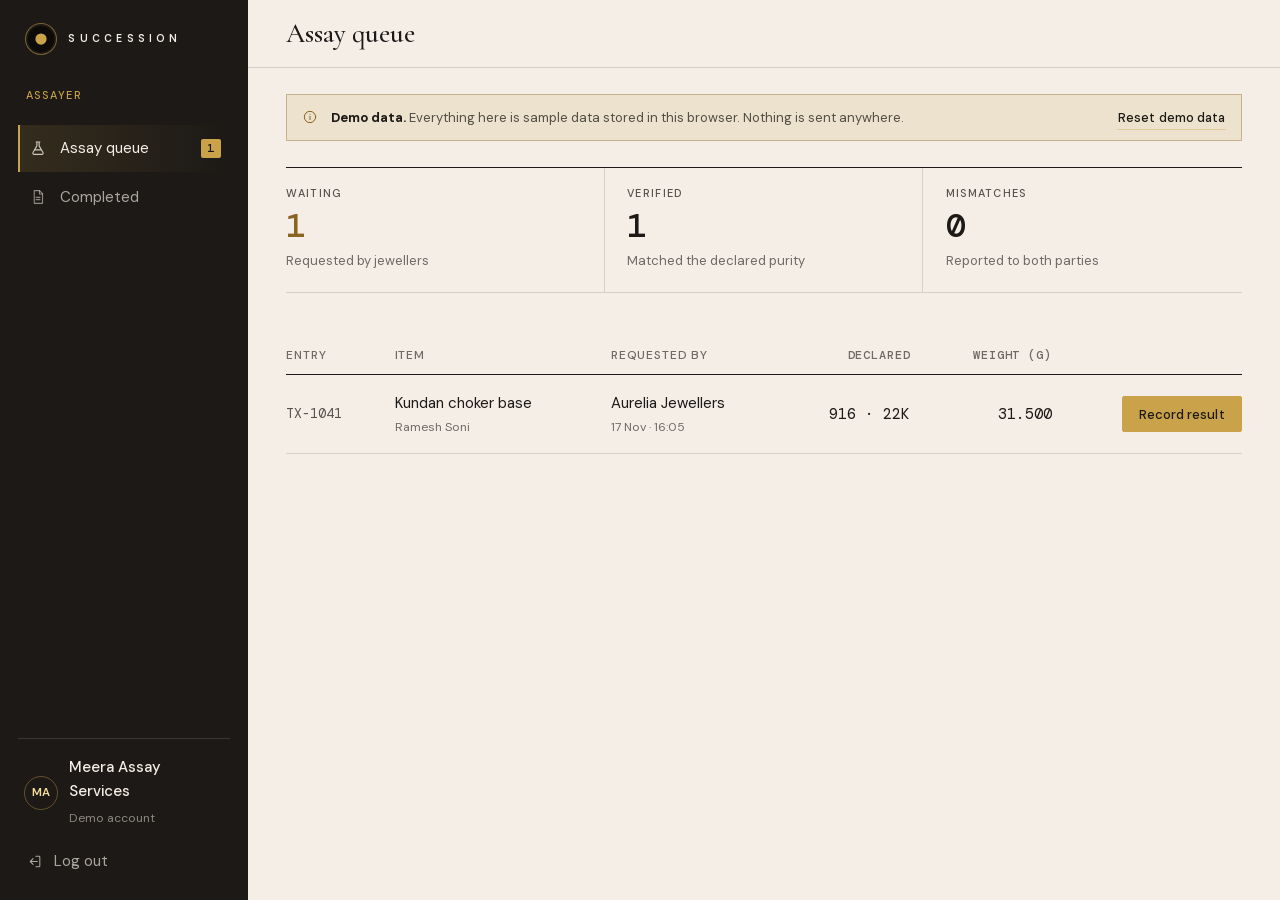
<file: frontend/app/assayer.html>
<!DOCTYPE html>
<html lang="en">
<head>
<meta charset="utf-8">
<meta name="viewport" content="width=device-width, initial-scale=1, viewport-fit=cover">
<title>Assayer dashboard — SUCCESSION</title>
<meta name="description" content="SUCCESSION assayer dashboard (demo data).">
<meta name="theme-color" content="#1C1916">
<link rel="icon" href="data:image/svg+xml,%3Csvg xmlns='http://www.w3.org/2000/svg' viewBox='0 0 32 32'%3E%3Ccircle cx='16' cy='16' r='14' fill='%231C1916'/%3E%3Ccircle cx='16' cy='16' r='6' fill='%23C9A24A'/%3E%3C/svg%3E">
<link rel="stylesheet" href="../css/fonts.css">
<link rel="stylesheet" href="../css/tokens.css">
<link rel="stylesheet" href="../css/base.css">
<link rel="stylesheet" href="../css/components.css">
<link rel="stylesheet" href="../css/app.css">
</head>
<body class="app-body" data-role="assayer">
<svg xmlns="http://www.w3.org/2000/svg" style="display:none" aria-hidden="true"><symbol id="i-ledger" viewBox="0 0 24 24" fill="none" stroke="currentColor" stroke-width="1.5" stroke-linecap="round" stroke-linejoin="round"><path d="M5 4.5h11a3 3 0 0 1 3 3V19H8a3 3 0 0 1-3-3V4.5z"/><path d="M8 19a3 3 0 0 1-3-3M9 9h6M9 12.5h4"/></symbol><symbol id="i-scale" viewBox="0 0 24 24" fill="none" stroke="currentColor" stroke-width="1.5" stroke-linecap="round" stroke-linejoin="round"><path d="M12 4v15M7.5 19.5h9M4 8h16"/><path d="M4 8l-2 6a3 3 0 0 0 4 0L4 8zM20 8l-2 6a3 3 0 0 0 4 0l-2-6z"/></symbol><symbol id="i-handover" viewBox="0 0 24 24" fill="none" stroke="currentColor" stroke-width="1.5" stroke-linecap="round" stroke-linejoin="round"><path d="M4 8h13l-3-3M20 16H7l3 3"/></symbol><symbol id="i-shield" viewBox="0 0 24 24" fill="none" stroke="currentColor" stroke-width="1.5" stroke-linecap="round" stroke-linejoin="round"><path d="M12 3.5 5 6v5.5c0 4.2 2.8 7.2 7 9 4.2-1.8 7-4.8 7-9V6l-7-2.5z"/><path d="m9 12 2.2 2.2L15.2 10"/></symbol><symbol id="i-file" viewBox="0 0 24 24" fill="none" stroke="currentColor" stroke-width="1.5" stroke-linecap="round" stroke-linejoin="round"><path d="M7 3.5h7l4 4V20a.5.5 0 0 1-.5.5h-10A.5.5 0 0 1 7 20V3.5z"/><path d="M14 3.5V8h4M9.5 12.5h5M9.5 15.5h5"/></symbol><symbol id="i-clock" viewBox="0 0 24 24" fill="none" stroke="currentColor" stroke-width="1.5" stroke-linecap="round" stroke-linejoin="round"><circle cx="12" cy="12" r="8.5"/><path d="M12 7.5V12l3 2"/></symbol><symbol id="i-mic" viewBox="0 0 24 24" fill="none" stroke="currentColor" stroke-width="1.5" stroke-linecap="round" stroke-linejoin="round"><rect x="9" y="3.5" width="6" height="11" rx="3"/><path d="M5.5 11.5a6.5 6.5 0 0 0 13 0M12 18v2.5"/></symbol><symbol id="i-scan" viewBox="0 0 24 24" fill="none" stroke="currentColor" stroke-width="1.5" stroke-linecap="round" stroke-linejoin="round"><path d="M4 8V5.5A1.5 1.5 0 0 1 5.5 4H8M16 4h2.5A1.5 1.5 0 0 1 20 5.5V8M20 16v2.5a1.5 1.5 0 0 1-1.5 1.5H16M8 20H5.5A1.5 1.5 0 0 1 4 18.5V16M7.5 12h9"/></symbol><symbol id="i-search" viewBox="0 0 24 24" fill="none" stroke="currentColor" stroke-width="1.5" stroke-linecap="round" stroke-linejoin="round"><circle cx="11" cy="11" r="6.5"/><path d="m16 16 4 4"/></symbol><symbol id="i-overview" viewBox="0 0 24 24" fill="none" stroke="currentColor" stroke-width="1.5" stroke-linecap="round" stroke-linejoin="round"><rect x="4" y="4" width="6.5" height="6.5"/><rect x="13.5" y="4" width="6.5" height="6.5"/><rect x="4" y="13.5" width="6.5" height="6.5"/><rect x="13.5" y="13.5" width="6.5" height="6.5"/></symbol><symbol id="i-list" viewBox="0 0 24 24" fill="none" stroke="currentColor" stroke-width="1.5" stroke-linecap="round" stroke-linejoin="round"><path d="M8 6.5h12M8 12h12M8 17.5h12M4 6.5h.01M4 12h.01M4 17.5h.01"/></symbol><symbol id="i-alert" viewBox="0 0 24 24" fill="none" stroke="currentColor" stroke-width="1.5" stroke-linecap="round" stroke-linejoin="round"><path d="M12 4 3.5 19h17L12 4z"/><path d="M12 10v4.2M12 16.8h.01"/></symbol><symbol id="i-user" viewBox="0 0 24 24" fill="none" stroke="currentColor" stroke-width="1.5" stroke-linecap="round" stroke-linejoin="round"><circle cx="12" cy="8.5" r="3.5"/><path d="M5 20c.6-3.6 3.4-5.5 7-5.5s6.4 1.9 7 5.5"/></symbol><symbol id="i-plus" viewBox="0 0 24 24" fill="none" stroke="currentColor" stroke-width="1.5" stroke-linecap="round" stroke-linejoin="round"><path d="M12 5v14M5 12h14"/></symbol><symbol id="i-x" viewBox="0 0 24 24" fill="none" stroke="currentColor" stroke-width="1.5" stroke-linecap="round" stroke-linejoin="round"><path d="M6 6l12 12M18 6 6 18"/></symbol><symbol id="i-arrow" viewBox="0 0 24 24" fill="none" stroke="currentColor" stroke-width="1.5" stroke-linecap="round" stroke-linejoin="round"><path d="M5 12h14M13 6l6 6-6 6"/></symbol><symbol id="i-check" viewBox="0 0 24 24" fill="none" stroke="currentColor" stroke-width="1.5" stroke-linecap="round" stroke-linejoin="round"><path d="m5 12.5 4.5 4.5L19 7.5"/></symbol><symbol id="i-logout" viewBox="0 0 24 24" fill="none" stroke="currentColor" stroke-width="1.5" stroke-linecap="round" stroke-linejoin="round"><path d="M14 4.5h4.5a1 1 0 0 1 1 1v13a1 1 0 0 1-1 1H14M10 8l-4 4 4 4M6 12h10"/></symbol><symbol id="i-menu" viewBox="0 0 24 24" fill="none" stroke="currentColor" stroke-width="1.5" stroke-linecap="round" stroke-linejoin="round"><path d="M4 7h16M4 12h16M4 17h16"/></symbol><symbol id="i-info" viewBox="0 0 24 24" fill="none" stroke="currentColor" stroke-width="1.5" stroke-linecap="round" stroke-linejoin="round"><circle cx="12" cy="12" r="8.5"/><path d="M12 11v5M12 8h.01"/></symbol><symbol id="i-sync" viewBox="0 0 24 24" fill="none" stroke="currentColor" stroke-width="1.5" stroke-linecap="round" stroke-linejoin="round"><path d="M4 12a8 8 0 0 1 14-5.3L20 9M20 4v5h-5M20 12a8 8 0 0 1-14 5.3L4 15M4 20v-5h5"/></symbol><symbol id="i-flask" viewBox="0 0 24 24" fill="none" stroke="currentColor" stroke-width="1.5" stroke-linecap="round" stroke-linejoin="round"><path d="M9.5 4h5M10.5 4v5.2L5.4 18a1.6 1.6 0 0 0 1.4 2.5h10.4a1.6 1.6 0 0 0 1.4-2.5L13.5 9.2V4"/><path d="M8 14.5h8"/></symbol><symbol id="i-key" viewBox="0 0 24 24" fill="none" stroke="currentColor" stroke-width="1.5" stroke-linecap="round" stroke-linejoin="round"><circle cx="8" cy="12" r="3.5"/><path d="M11.5 12H21M18 12v3M15 12v2"/></symbol><symbol id="i-eye" viewBox="0 0 24 24" fill="none" stroke="currentColor" stroke-width="1.5" stroke-linecap="round" stroke-linejoin="round"><path d="M2.5 12S6 5.5 12 5.5 21.5 12 21.5 12 18 18.5 12 18.5 2.5 12 2.5 12z"/><circle cx="12" cy="12" r="2.8"/></symbol></svg>
<a class="skip" href="#main">Skip to content</a>
<div class="app" id="app">
  <aside class="side" id="side" aria-label="Sections"></aside>
  <div class="app-main">
    <header class="topbar" id="topbar"></header>
    <main id="main" class="content" tabindex="-1"></main>
  </div>
</div>
<div class="scrim" id="scrim"></div>
<div id="dialogs"></div>
<div class="toast-region" id="toasts" aria-live="polite"></div>
<script src="../js/fx.js"></script>
<script src="../js/store.js"></script>
<script src="../js/demo-app.js"></script>
</body>
</html>
</file>
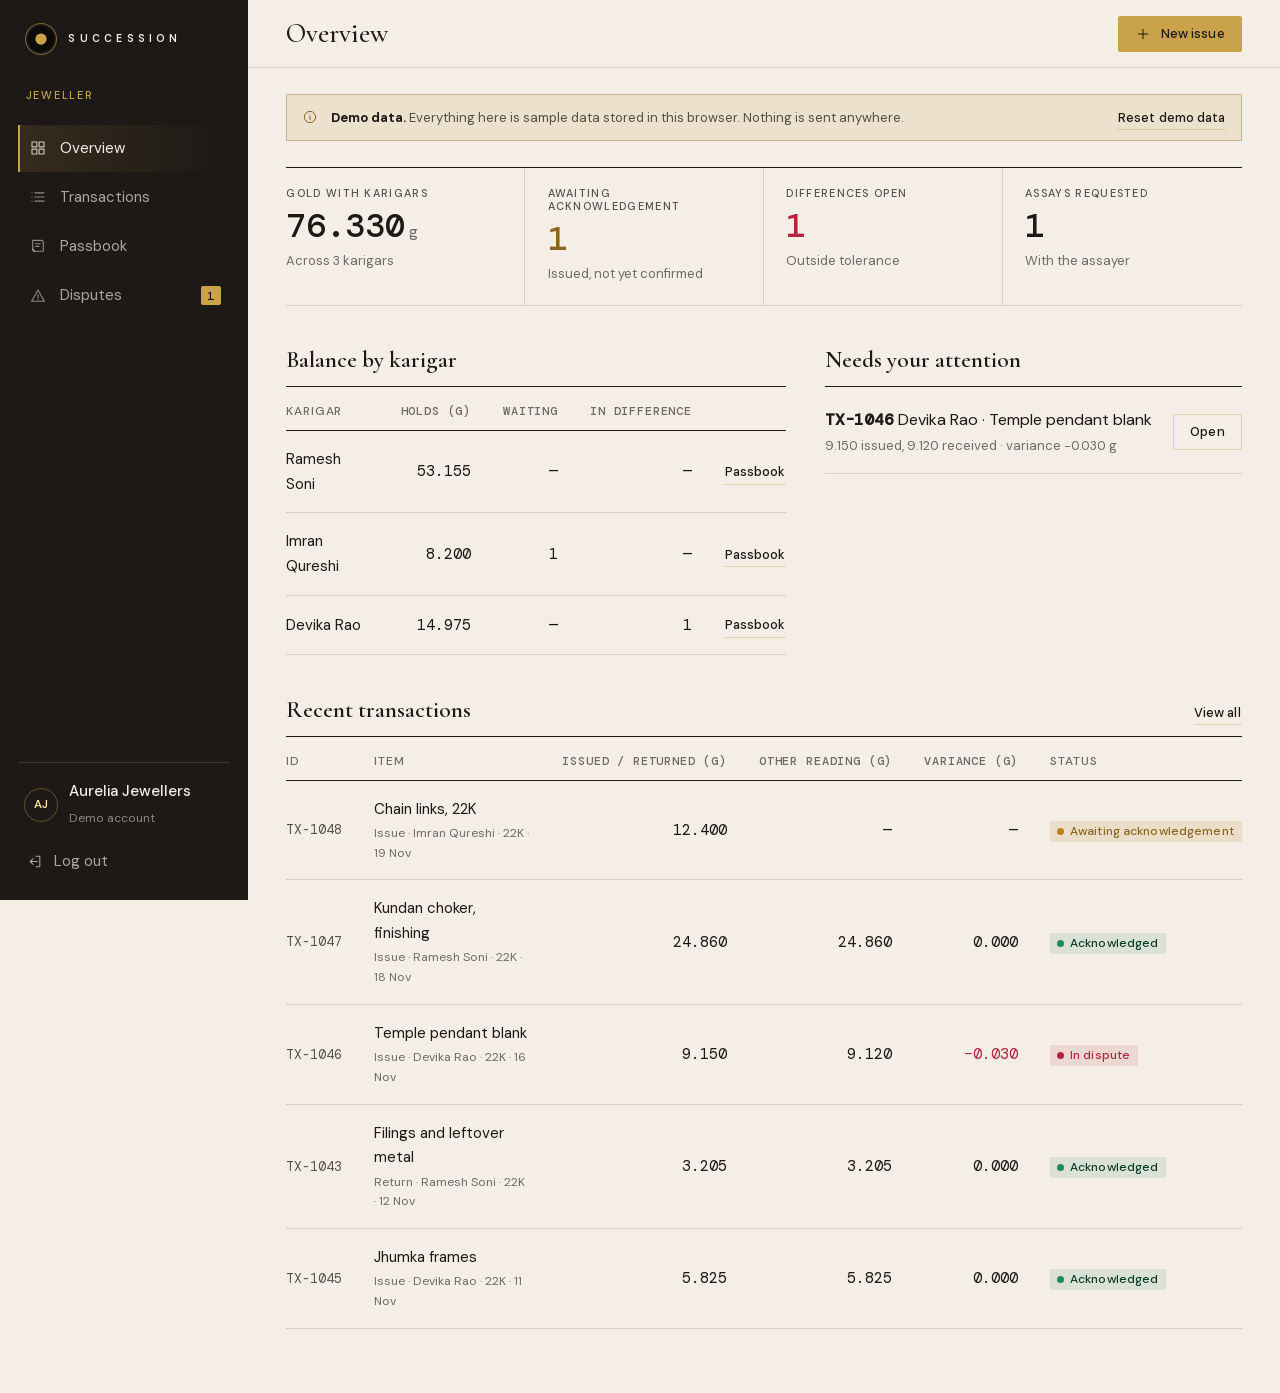
<file: frontend/app/jeweller.html>
<!DOCTYPE html>
<html lang="en">
<head>
<meta charset="utf-8">
<meta name="viewport" content="width=device-width, initial-scale=1, viewport-fit=cover">
<title>Jeweller dashboard — SUCCESSION</title>
<meta name="description" content="SUCCESSION jeweller dashboard (demo data).">
<meta name="theme-color" content="#1C1916">
<link rel="icon" href="data:image/svg+xml,%3Csvg xmlns='http://www.w3.org/2000/svg' viewBox='0 0 32 32'%3E%3Ccircle cx='16' cy='16' r='14' fill='%231C1916'/%3E%3Ccircle cx='16' cy='16' r='6' fill='%23C9A24A'/%3E%3C/svg%3E">
<link rel="stylesheet" href="../css/fonts.css">
<link rel="stylesheet" href="../css/tokens.css">
<link rel="stylesheet" href="../css/base.css">
<link rel="stylesheet" href="../css/components.css">
<link rel="stylesheet" href="../css/app.css">
</head>
<body class="app-body" data-role="jeweller">
<svg xmlns="http://www.w3.org/2000/svg" style="display:none" aria-hidden="true"><symbol id="i-ledger" viewBox="0 0 24 24" fill="none" stroke="currentColor" stroke-width="1.5" stroke-linecap="round" stroke-linejoin="round"><path d="M5 4.5h11a3 3 0 0 1 3 3V19H8a3 3 0 0 1-3-3V4.5z"/><path d="M8 19a3 3 0 0 1-3-3M9 9h6M9 12.5h4"/></symbol><symbol id="i-scale" viewBox="0 0 24 24" fill="none" stroke="currentColor" stroke-width="1.5" stroke-linecap="round" stroke-linejoin="round"><path d="M12 4v15M7.5 19.5h9M4 8h16"/><path d="M4 8l-2 6a3 3 0 0 0 4 0L4 8zM20 8l-2 6a3 3 0 0 0 4 0l-2-6z"/></symbol><symbol id="i-handover" viewBox="0 0 24 24" fill="none" stroke="currentColor" stroke-width="1.5" stroke-linecap="round" stroke-linejoin="round"><path d="M4 8h13l-3-3M20 16H7l3 3"/></symbol><symbol id="i-shield" viewBox="0 0 24 24" fill="none" stroke="currentColor" stroke-width="1.5" stroke-linecap="round" stroke-linejoin="round"><path d="M12 3.5 5 6v5.5c0 4.2 2.8 7.2 7 9 4.2-1.8 7-4.8 7-9V6l-7-2.5z"/><path d="m9 12 2.2 2.2L15.2 10"/></symbol><symbol id="i-file" viewBox="0 0 24 24" fill="none" stroke="currentColor" stroke-width="1.5" stroke-linecap="round" stroke-linejoin="round"><path d="M7 3.5h7l4 4V20a.5.5 0 0 1-.5.5h-10A.5.5 0 0 1 7 20V3.5z"/><path d="M14 3.5V8h4M9.5 12.5h5M9.5 15.5h5"/></symbol><symbol id="i-clock" viewBox="0 0 24 24" fill="none" stroke="currentColor" stroke-width="1.5" stroke-linecap="round" stroke-linejoin="round"><circle cx="12" cy="12" r="8.5"/><path d="M12 7.5V12l3 2"/></symbol><symbol id="i-mic" viewBox="0 0 24 24" fill="none" stroke="currentColor" stroke-width="1.5" stroke-linecap="round" stroke-linejoin="round"><rect x="9" y="3.5" width="6" height="11" rx="3"/><path d="M5.5 11.5a6.5 6.5 0 0 0 13 0M12 18v2.5"/></symbol><symbol id="i-scan" viewBox="0 0 24 24" fill="none" stroke="currentColor" stroke-width="1.5" stroke-linecap="round" stroke-linejoin="round"><path d="M4 8V5.5A1.5 1.5 0 0 1 5.5 4H8M16 4h2.5A1.5 1.5 0 0 1 20 5.5V8M20 16v2.5a1.5 1.5 0 0 1-1.5 1.5H16M8 20H5.5A1.5 1.5 0 0 1 4 18.5V16M7.5 12h9"/></symbol><symbol id="i-search" viewBox="0 0 24 24" fill="none" stroke="currentColor" stroke-width="1.5" stroke-linecap="round" stroke-linejoin="round"><circle cx="11" cy="11" r="6.5"/><path d="m16 16 4 4"/></symbol><symbol id="i-overview" viewBox="0 0 24 24" fill="none" stroke="currentColor" stroke-width="1.5" stroke-linecap="round" stroke-linejoin="round"><rect x="4" y="4" width="6.5" height="6.5"/><rect x="13.5" y="4" width="6.5" height="6.5"/><rect x="4" y="13.5" width="6.5" height="6.5"/><rect x="13.5" y="13.5" width="6.5" height="6.5"/></symbol><symbol id="i-list" viewBox="0 0 24 24" fill="none" stroke="currentColor" stroke-width="1.5" stroke-linecap="round" stroke-linejoin="round"><path d="M8 6.5h12M8 12h12M8 17.5h12M4 6.5h.01M4 12h.01M4 17.5h.01"/></symbol><symbol id="i-alert" viewBox="0 0 24 24" fill="none" stroke="currentColor" stroke-width="1.5" stroke-linecap="round" stroke-linejoin="round"><path d="M12 4 3.5 19h17L12 4z"/><path d="M12 10v4.2M12 16.8h.01"/></symbol><symbol id="i-user" viewBox="0 0 24 24" fill="none" stroke="currentColor" stroke-width="1.5" stroke-linecap="round" stroke-linejoin="round"><circle cx="12" cy="8.5" r="3.5"/><path d="M5 20c.6-3.6 3.4-5.5 7-5.5s6.4 1.9 7 5.5"/></symbol><symbol id="i-plus" viewBox="0 0 24 24" fill="none" stroke="currentColor" stroke-width="1.5" stroke-linecap="round" stroke-linejoin="round"><path d="M12 5v14M5 12h14"/></symbol><symbol id="i-x" viewBox="0 0 24 24" fill="none" stroke="currentColor" stroke-width="1.5" stroke-linecap="round" stroke-linejoin="round"><path d="M6 6l12 12M18 6 6 18"/></symbol><symbol id="i-arrow" viewBox="0 0 24 24" fill="none" stroke="currentColor" stroke-width="1.5" stroke-linecap="round" stroke-linejoin="round"><path d="M5 12h14M13 6l6 6-6 6"/></symbol><symbol id="i-check" viewBox="0 0 24 24" fill="none" stroke="currentColor" stroke-width="1.5" stroke-linecap="round" stroke-linejoin="round"><path d="m5 12.5 4.5 4.5L19 7.5"/></symbol><symbol id="i-logout" viewBox="0 0 24 24" fill="none" stroke="currentColor" stroke-width="1.5" stroke-linecap="round" stroke-linejoin="round"><path d="M14 4.5h4.5a1 1 0 0 1 1 1v13a1 1 0 0 1-1 1H14M10 8l-4 4 4 4M6 12h10"/></symbol><symbol id="i-menu" viewBox="0 0 24 24" fill="none" stroke="currentColor" stroke-width="1.5" stroke-linecap="round" stroke-linejoin="round"><path d="M4 7h16M4 12h16M4 17h16"/></symbol><symbol id="i-info" viewBox="0 0 24 24" fill="none" stroke="currentColor" stroke-width="1.5" stroke-linecap="round" stroke-linejoin="round"><circle cx="12" cy="12" r="8.5"/><path d="M12 11v5M12 8h.01"/></symbol><symbol id="i-sync" viewBox="0 0 24 24" fill="none" stroke="currentColor" stroke-width="1.5" stroke-linecap="round" stroke-linejoin="round"><path d="M4 12a8 8 0 0 1 14-5.3L20 9M20 4v5h-5M20 12a8 8 0 0 1-14 5.3L4 15M4 20v-5h5"/></symbol><symbol id="i-flask" viewBox="0 0 24 24" fill="none" stroke="currentColor" stroke-width="1.5" stroke-linecap="round" stroke-linejoin="round"><path d="M9.5 4h5M10.5 4v5.2L5.4 18a1.6 1.6 0 0 0 1.4 2.5h10.4a1.6 1.6 0 0 0 1.4-2.5L13.5 9.2V4"/><path d="M8 14.5h8"/></symbol><symbol id="i-key" viewBox="0 0 24 24" fill="none" stroke="currentColor" stroke-width="1.5" stroke-linecap="round" stroke-linejoin="round"><circle cx="8" cy="12" r="3.5"/><path d="M11.5 12H21M18 12v3M15 12v2"/></symbol><symbol id="i-eye" viewBox="0 0 24 24" fill="none" stroke="currentColor" stroke-width="1.5" stroke-linecap="round" stroke-linejoin="round"><path d="M2.5 12S6 5.5 12 5.5 21.5 12 21.5 12 18 18.5 12 18.5 2.5 12 2.5 12z"/><circle cx="12" cy="12" r="2.8"/></symbol></svg>
<a class="skip" href="#main">Skip to content</a>
<div class="app" id="app">
  <aside class="side" id="side" aria-label="Sections"></aside>
  <div class="app-main">
    <header class="topbar" id="topbar"></header>
    <main id="main" class="content" tabindex="-1"></main>
  </div>
</div>
<div class="scrim" id="scrim"></div>
<div id="dialogs"></div>
<div class="toast-region" id="toasts" aria-live="polite"></div>
<script src="../js/fx.js"></script>
<script src="../js/store.js"></script>
<script src="../js/demo-app.js"></script>
</body>
</html>
</file>
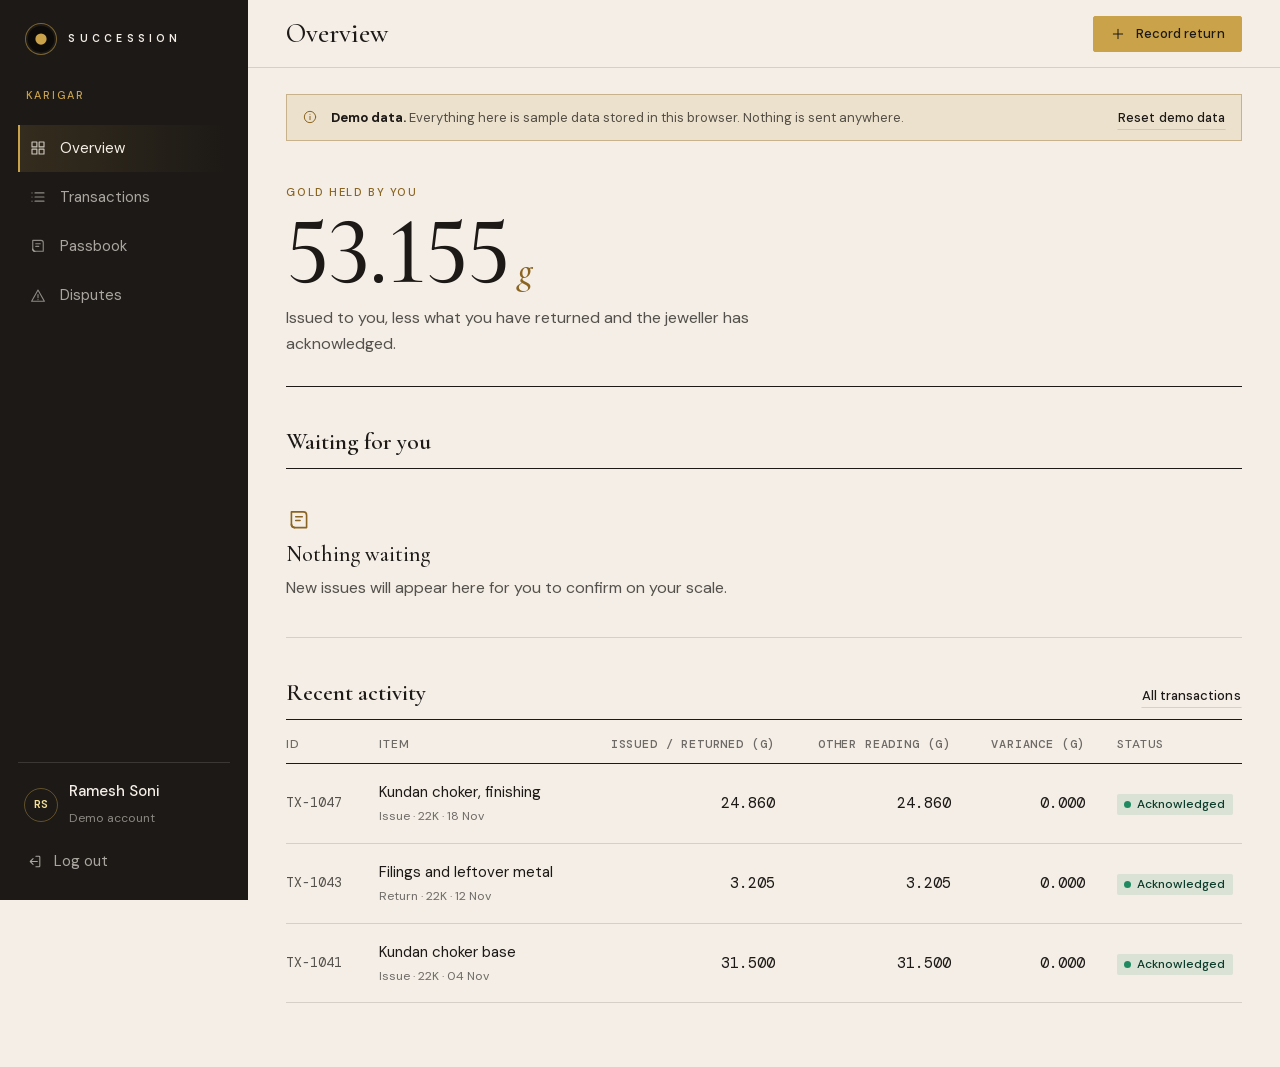
<file: frontend/app/karigar.html>
<!DOCTYPE html>
<html lang="en">
<head>
<meta charset="utf-8">
<meta name="viewport" content="width=device-width, initial-scale=1, viewport-fit=cover">
<title>Karigar dashboard — SUCCESSION</title>
<meta name="description" content="SUCCESSION karigar dashboard (demo data).">
<meta name="theme-color" content="#1C1916">
<link rel="icon" href="data:image/svg+xml,%3Csvg xmlns='http://www.w3.org/2000/svg' viewBox='0 0 32 32'%3E%3Ccircle cx='16' cy='16' r='14' fill='%231C1916'/%3E%3Ccircle cx='16' cy='16' r='6' fill='%23C9A24A'/%3E%3C/svg%3E">
<link rel="stylesheet" href="../css/fonts.css">
<link rel="stylesheet" href="../css/tokens.css">
<link rel="stylesheet" href="../css/base.css">
<link rel="stylesheet" href="../css/components.css">
<link rel="stylesheet" href="../css/app.css">
</head>
<body class="app-body" data-role="karigar">
<svg xmlns="http://www.w3.org/2000/svg" style="display:none" aria-hidden="true"><symbol id="i-ledger" viewBox="0 0 24 24" fill="none" stroke="currentColor" stroke-width="1.5" stroke-linecap="round" stroke-linejoin="round"><path d="M5 4.5h11a3 3 0 0 1 3 3V19H8a3 3 0 0 1-3-3V4.5z"/><path d="M8 19a3 3 0 0 1-3-3M9 9h6M9 12.5h4"/></symbol><symbol id="i-scale" viewBox="0 0 24 24" fill="none" stroke="currentColor" stroke-width="1.5" stroke-linecap="round" stroke-linejoin="round"><path d="M12 4v15M7.5 19.5h9M4 8h16"/><path d="M4 8l-2 6a3 3 0 0 0 4 0L4 8zM20 8l-2 6a3 3 0 0 0 4 0l-2-6z"/></symbol><symbol id="i-handover" viewBox="0 0 24 24" fill="none" stroke="currentColor" stroke-width="1.5" stroke-linecap="round" stroke-linejoin="round"><path d="M4 8h13l-3-3M20 16H7l3 3"/></symbol><symbol id="i-shield" viewBox="0 0 24 24" fill="none" stroke="currentColor" stroke-width="1.5" stroke-linecap="round" stroke-linejoin="round"><path d="M12 3.5 5 6v5.5c0 4.2 2.8 7.2 7 9 4.2-1.8 7-4.8 7-9V6l-7-2.5z"/><path d="m9 12 2.2 2.2L15.2 10"/></symbol><symbol id="i-file" viewBox="0 0 24 24" fill="none" stroke="currentColor" stroke-width="1.5" stroke-linecap="round" stroke-linejoin="round"><path d="M7 3.5h7l4 4V20a.5.5 0 0 1-.5.5h-10A.5.5 0 0 1 7 20V3.5z"/><path d="M14 3.5V8h4M9.5 12.5h5M9.5 15.5h5"/></symbol><symbol id="i-clock" viewBox="0 0 24 24" fill="none" stroke="currentColor" stroke-width="1.5" stroke-linecap="round" stroke-linejoin="round"><circle cx="12" cy="12" r="8.5"/><path d="M12 7.5V12l3 2"/></symbol><symbol id="i-mic" viewBox="0 0 24 24" fill="none" stroke="currentColor" stroke-width="1.5" stroke-linecap="round" stroke-linejoin="round"><rect x="9" y="3.5" width="6" height="11" rx="3"/><path d="M5.5 11.5a6.5 6.5 0 0 0 13 0M12 18v2.5"/></symbol><symbol id="i-scan" viewBox="0 0 24 24" fill="none" stroke="currentColor" stroke-width="1.5" stroke-linecap="round" stroke-linejoin="round"><path d="M4 8V5.5A1.5 1.5 0 0 1 5.5 4H8M16 4h2.5A1.5 1.5 0 0 1 20 5.5V8M20 16v2.5a1.5 1.5 0 0 1-1.5 1.5H16M8 20H5.5A1.5 1.5 0 0 1 4 18.5V16M7.5 12h9"/></symbol><symbol id="i-search" viewBox="0 0 24 24" fill="none" stroke="currentColor" stroke-width="1.5" stroke-linecap="round" stroke-linejoin="round"><circle cx="11" cy="11" r="6.5"/><path d="m16 16 4 4"/></symbol><symbol id="i-overview" viewBox="0 0 24 24" fill="none" stroke="currentColor" stroke-width="1.5" stroke-linecap="round" stroke-linejoin="round"><rect x="4" y="4" width="6.5" height="6.5"/><rect x="13.5" y="4" width="6.5" height="6.5"/><rect x="4" y="13.5" width="6.5" height="6.5"/><rect x="13.5" y="13.5" width="6.5" height="6.5"/></symbol><symbol id="i-list" viewBox="0 0 24 24" fill="none" stroke="currentColor" stroke-width="1.5" stroke-linecap="round" stroke-linejoin="round"><path d="M8 6.5h12M8 12h12M8 17.5h12M4 6.5h.01M4 12h.01M4 17.5h.01"/></symbol><symbol id="i-alert" viewBox="0 0 24 24" fill="none" stroke="currentColor" stroke-width="1.5" stroke-linecap="round" stroke-linejoin="round"><path d="M12 4 3.5 19h17L12 4z"/><path d="M12 10v4.2M12 16.8h.01"/></symbol><symbol id="i-user" viewBox="0 0 24 24" fill="none" stroke="currentColor" stroke-width="1.5" stroke-linecap="round" stroke-linejoin="round"><circle cx="12" cy="8.5" r="3.5"/><path d="M5 20c.6-3.6 3.4-5.5 7-5.5s6.4 1.9 7 5.5"/></symbol><symbol id="i-plus" viewBox="0 0 24 24" fill="none" stroke="currentColor" stroke-width="1.5" stroke-linecap="round" stroke-linejoin="round"><path d="M12 5v14M5 12h14"/></symbol><symbol id="i-x" viewBox="0 0 24 24" fill="none" stroke="currentColor" stroke-width="1.5" stroke-linecap="round" stroke-linejoin="round"><path d="M6 6l12 12M18 6 6 18"/></symbol><symbol id="i-arrow" viewBox="0 0 24 24" fill="none" stroke="currentColor" stroke-width="1.5" stroke-linecap="round" stroke-linejoin="round"><path d="M5 12h14M13 6l6 6-6 6"/></symbol><symbol id="i-check" viewBox="0 0 24 24" fill="none" stroke="currentColor" stroke-width="1.5" stroke-linecap="round" stroke-linejoin="round"><path d="m5 12.5 4.5 4.5L19 7.5"/></symbol><symbol id="i-logout" viewBox="0 0 24 24" fill="none" stroke="currentColor" stroke-width="1.5" stroke-linecap="round" stroke-linejoin="round"><path d="M14 4.5h4.5a1 1 0 0 1 1 1v13a1 1 0 0 1-1 1H14M10 8l-4 4 4 4M6 12h10"/></symbol><symbol id="i-menu" viewBox="0 0 24 24" fill="none" stroke="currentColor" stroke-width="1.5" stroke-linecap="round" stroke-linejoin="round"><path d="M4 7h16M4 12h16M4 17h16"/></symbol><symbol id="i-info" viewBox="0 0 24 24" fill="none" stroke="currentColor" stroke-width="1.5" stroke-linecap="round" stroke-linejoin="round"><circle cx="12" cy="12" r="8.5"/><path d="M12 11v5M12 8h.01"/></symbol><symbol id="i-sync" viewBox="0 0 24 24" fill="none" stroke="currentColor" stroke-width="1.5" stroke-linecap="round" stroke-linejoin="round"><path d="M4 12a8 8 0 0 1 14-5.3L20 9M20 4v5h-5M20 12a8 8 0 0 1-14 5.3L4 15M4 20v-5h5"/></symbol><symbol id="i-flask" viewBox="0 0 24 24" fill="none" stroke="currentColor" stroke-width="1.5" stroke-linecap="round" stroke-linejoin="round"><path d="M9.5 4h5M10.5 4v5.2L5.4 18a1.6 1.6 0 0 0 1.4 2.5h10.4a1.6 1.6 0 0 0 1.4-2.5L13.5 9.2V4"/><path d="M8 14.5h8"/></symbol><symbol id="i-key" viewBox="0 0 24 24" fill="none" stroke="currentColor" stroke-width="1.5" stroke-linecap="round" stroke-linejoin="round"><circle cx="8" cy="12" r="3.5"/><path d="M11.5 12H21M18 12v3M15 12v2"/></symbol><symbol id="i-eye" viewBox="0 0 24 24" fill="none" stroke="currentColor" stroke-width="1.5" stroke-linecap="round" stroke-linejoin="round"><path d="M2.5 12S6 5.5 12 5.5 21.5 12 21.5 12 18 18.5 12 18.5 2.5 12 2.5 12z"/><circle cx="12" cy="12" r="2.8"/></symbol></svg>
<a class="skip" href="#main">Skip to content</a>
<div class="app" id="app">
  <aside class="side" id="side" aria-label="Sections"></aside>
  <div class="app-main">
    <header class="topbar" id="topbar"></header>
    <main id="main" class="content" tabindex="-1"></main>
  </div>
</div>
<div class="scrim" id="scrim"></div>
<div id="dialogs"></div>
<div class="toast-region" id="toasts" aria-live="polite"></div>
<script src="../js/fx.js"></script>
<script src="../js/store.js"></script>
<script src="../js/demo-app.js"></script>
</body>
</html>
</file>
<file: frontend/site/css/fonts.css>
/* Self-hosted, Latin subset, SIL Open Font License (see assets/fonts/OFL-*.txt).
   Sources: github.com/google/fonts — Cormorant Garamond, DM Sans, DM Mono. */
@font-face{font-family:"Cormorant Garamond";src:url("../assets/fonts/cormorant-garamond.woff") format("woff");font-weight:300 700;font-style:normal;font-display:swap}
@font-face{font-family:"Cormorant Garamond";src:url("../assets/fonts/cormorant-garamond-italic.woff") format("woff");font-weight:300 700;font-style:italic;font-display:swap}
@font-face{font-family:"DM Sans";src:url("../assets/fonts/dm-sans.woff") format("woff");font-weight:100 1000;font-style:normal;font-display:swap}
@font-face{font-family:"DM Mono";src:url("../assets/fonts/dm-mono-400.woff") format("woff");font-weight:400;font-style:normal;font-display:swap}
@font-face{font-family:"DM Mono";src:url("../assets/fonts/dm-mono-500.woff") format("woff");font-weight:500;font-style:normal;font-display:swap}
</file>
<file: frontend/css/succession-theme.css>
/**
 * SUCCESSION — Enterprise Fintech SaaS Design System
 * Theme Tokens & Tabler Custom Property Overrides
 * Visual Identity: Warm Ivory canvas, Crisp white surfaces, Charcoal typography,
 * Restrained Antique Gold accents, and Deep Forest Green verification anchors.
 */

:root {
  /* Base Colors & Typography (aligned with integrated SUCCESSION UI) */
  --tblr-body-bg: #F4EEE6;
  --tblr-body-color: #1C1916;
  --tblr-muted: #5B5650;
  --tblr-card-bg: #ffffff;
  --tblr-border-color: #E3D9C8;
  --tblr-border-color-translucent: rgba(227, 217, 200, 0.75);

  /* Primary Accent: Antique/Gold */
  --tblr-primary: #8A6420;
  --tblr-primary-rgb: 138, 100, 32;
  --tblr-primary-fg: #ffffff;
  --tblr-link-color: #8A6420;
  --tblr-link-hover-color: #6f5019;

  /* Secondary Accent / Success: Deep Forest Green */
  --tblr-success: #14532d;
  --tblr-success-rgb: 20, 83, 45;
  --tblr-success-fg: #ffffff;

  /* Warning / Escrow Hold: Amber */
  --tblr-warning: #b8801f;
  --tblr-warning-rgb: 184, 128, 31;
  --tblr-warning-fg: #ffffff;

  /* Danger / Dispute: Garnet */
  --tblr-danger: #6E1F1F;
  --tblr-danger-rgb: 110, 31, 31;
  --tblr-danger-fg: #ffffff;

  /* Custom Identity Tokens */
  --succession-gold: #C9A24A;
  --succession-gold-lt: #FBF4E4;
  --succession-gold-border: #D9C08A;
  --succession-forest: #14532d;
  --succession-forest-lt: #f2f8f4;
  --succession-ivory: #F4EEE6;
  --succession-charcoal: #1C1916;
  --succession-border: #E3D9C8;

  /* Card Shadows */
  --tblr-box-shadow: 0 1px 3px rgba(28, 25, 22, 0.05), 0 1px 2px rgba(28, 25, 22, 0.03);
  --tblr-card-border-radius: 10px;
}

/* Canvas & Layout Base */
body {
  background-color: var(--tblr-body-bg) !important;
  color: var(--tblr-body-color);
  font-family: "DM Sans", "Helvetica Neue", Arial, sans-serif;
  letter-spacing: -0.01em;
}
h1, h2, h3, .page-title, .navbar-brand, .card-title {
  font-family: "Cormorant Garamond", Georgia, serif;
  letter-spacing: 0.01em;
}

/* Sidebar Branding & Polish */
.navbar-vertical {
  background: #ffffff !important;
  border-right: 1px solid var(--tblr-border-color) !important;
  box-shadow: 1px 0 3px rgba(15, 23, 42, 0.02);
}

.navbar-vertical .navbar-brand {
  padding: 1.25rem 1rem;
  border-bottom: 1px solid var(--tblr-border-color);
  font-size: 1.15rem;
  font-weight: 700;
  letter-spacing: 0.06em;
  color: var(--succession-charcoal);
  display: flex;
  align-items: center;
  gap: 0.65rem;
}

.brand-emblem {
  display: inline-flex;
  align-items: center;
  justify-content: center;
  width: 32px;
  height: 32px;
  background: linear-gradient(135deg, #d4af37, #b38822);
  color: #ffffff;
  border-radius: 6px;
  font-size: 1rem;
  font-weight: bold;
  box-shadow: 0 2px 4px rgba(179, 136, 34, 0.25);
}

/* Navigation Links */
.navbar-vertical .nav-item .nav-link {
  color: #334155;
  font-size: 0.885rem;
  font-weight: 500;
  border-radius: 6px;
  margin: 0.15rem 0.65rem;
  padding: 0.55rem 0.75rem;
  transition: all 0.15s ease-in-out;
}

.navbar-vertical .nav-item.active .nav-link,
.navbar-vertical .nav-item .nav-link.active {
  background-color: var(--succession-gold-lt) !important;
  color: var(--succession-gold) !important;
  font-weight: 600;
  border-left: 3px solid var(--succession-gold);
}

.navbar-vertical .nav-item .nav-link:hover {
  background-color: #f8fafc;
  color: var(--succession-gold);
}

.nav-link-icon {
  margin-right: 0.65rem;
  font-size: 1.05rem;
  display: inline-flex;
  align-items: center;
}

/* Top Navbar */
.navbar-top {
  background: #ffffff !important;
  border-bottom: 1px solid var(--tblr-border-color) !important;
  padding: 0.65rem 1.25rem;
}

/* Card Styling */
.card {
  background: var(--tblr-card-bg);
  border: 1px solid var(--tblr-border-color) !important;
  border-radius: 8px;
  box-shadow: var(--tblr-box-shadow);
  transition: box-shadow 0.2s ease;
}

.card:hover {
  box-shadow: 0 4px 6px -1px rgba(15, 23, 42, 0.05), 0 2px 4px -2px rgba(15, 23, 42, 0.04);
}

.card-header {
  background: transparent;
  border-bottom: 1px solid var(--tblr-border-color);
  padding: 1rem 1.25rem;
  font-weight: 600;
}

.card-title {
  color: var(--succession-charcoal);
  font-size: 0.95rem;
  font-weight: 600;
  letter-spacing: -0.01em;
}

/* KPI / Subheader metrics */
.metric-subheader {
  font-size: 0.72rem;
  font-weight: 700;
  text-transform: uppercase;
  letter-spacing: 0.06em;
  color: var(--tblr-muted);
  margin-bottom: 0.4rem;
}

.metric-number {
  font-size: 1.65rem;
  font-weight: 700;
  letter-spacing: -0.02em;
  color: var(--succession-charcoal);
  line-height: 1.15;
}

.metric-unit {
  font-size: 0.85rem;
  font-weight: 500;
  color: var(--tblr-muted);
  margin-left: 0.25rem;
}

/* Gold Theme Avatars */
.avatar-gold {
  background-color: var(--succession-gold-lt) !important;
  color: var(--succession-gold) !important;
  border: 1px solid var(--succession-gold-border);
}

.avatar-forest {
  background-color: var(--succession-forest-lt) !important;
  color: var(--succession-forest) !important;
  border: 1px solid rgba(20, 83, 45, 0.2);
}

/* Status Badges */
.badge-gold {
  background-color: var(--succession-gold-lt);
  color: var(--succession-gold);
  border: 1px solid var(--succession-gold-border);
  font-weight: 600;
}

.badge-forest {
  background-color: var(--succession-forest-lt);
  color: var(--succession-forest);
  border: 1px solid rgba(20, 83, 45, 0.25);
  font-weight: 600;
}

/* Buttons */
.btn-primary {
  background-color: var(--succession-gold) !important;
  border-color: var(--succession-gold) !important;
  color: #ffffff !important;
  font-weight: 600;
  box-shadow: 0 1px 2px rgba(179, 136, 34, 0.2);
}

.btn-primary:hover {
  background-color: var(--gold-dark) !important;
  border-color: var(--gold-dark) !important;
}

.btn-outline-primary {
  border-color: var(--succession-gold) !important;
  color: var(--succession-gold) !important;
}

.btn-outline-primary:hover {
  background-color: var(--succession-gold) !important;
  color: #ffffff !important;
}

/* Tables */
.table-vcenter td, .table-vcenter th {
  vertical-align: middle;
}

.table th {
  font-size: 0.72rem;
  font-weight: 700;
  text-transform: uppercase;
  letter-spacing: 0.05em;
  color: var(--tblr-muted);
  background-color: #faf9f5;
  border-bottom: 1px solid var(--tblr-border-color);
  padding: 0.65rem 1rem;
}

.table td {
  padding: 0.85rem 1rem;
  border-bottom: 1px solid var(--tblr-border-color);
  font-size: 0.885rem;
}

/* Connectivity status pill */
.connectivity-pill {
  display: inline-flex;
  align-items: center;
  gap: 0.45rem;
  padding: 0.3rem 0.7rem;
  border-radius: 9999px;
  font-size: 0.75rem;
  font-weight: 600;
}

.connectivity-pill.online {
  background-color: var(--succession-forest-lt);
  color: var(--succession-forest);
  border: 1px solid rgba(20, 83, 45, 0.25);
}

.connectivity-pill.offline {
  background-color: #fef2f2;
  color: #b91c1c;
  border: 1px solid #fecaca;
}

.connectivity-pill .dot {
  width: 7px;
  height: 7px;
  border-radius: 50%;
}

.connectivity-pill.online .dot {
  background-color: #16a34a;
}

.connectivity-pill.offline .dot {
  background-color: #dc2626;
}

/* Mobile responsive sidebar drawer */
@media (max-width: 991.98px) {
  /* Hide sidebar by default on mobile; Tabler's navbar-expand-lg
     already collapses .navbar-collapse, but the outer <aside> must
     also be treated as an off-canvas drawer. */
  .navbar-vertical {
    position: fixed;
    top: 0;
    bottom: 0;
    left: -280px;
    z-index: 1045;
    width: 270px;
    transition: left 0.25s ease;
    box-shadow: none;
    overflow-y: auto;
  }
  .navbar-vertical.show {
    left: 0;
    box-shadow: 0 0 20px rgba(0, 0, 0, 0.2);
  }
  /* When sidebar is shown, expand inner menu too */
  .navbar-vertical.show .navbar-collapse {
    display: block !important;
  }
  /* Overlay behind open drawer */
  .navbar-vertical.show::before {
    content: '';
    position: fixed;
    top: 0;
    left: 270px;
    right: 0;
    bottom: 0;
    background: rgba(0, 0, 0, 0.3);
    z-index: -1;
  }
  /* Ensure page-wrapper takes full width */
  .page-wrapper {
    margin-left: 0 !important;
  }
}
</file>
<file: frontend/css/main.css>
/**
 * SUCCESSION Core Design System
 * Theme: Indian Gold & Artisan Heritage with Modern Ledger Reliability
 */

:root {
  --primary-gold: #d97706;
  --primary-gold-dark: #b45309;
  --primary-gold-light: #fef3c7;
  --accent-gold: #f59e0b;
  --bg-main: #f8fafc;
  --bg-card: #ffffff;
  --text-primary: #0f172a;
  --text-secondary: #475569;
  --text-muted: #64748b;
  --border-color: #e2e8f0;
  --success: #16a34a;
  --success-bg: #dcfce7;
  --danger: #dc2626;
  --danger-bg: #fee2e2;
  --warning: #ea580c;
  --warning-bg: #ffedd5;
  --info: #0284c7;
  --info-bg: #e0f2fe;

  --shadow-sm: 0 1px 2px 0 rgb(0 0 0 / 0.05);
  --shadow-md: 0 4px 6px -1px rgb(0 0 0 / 0.1), 0 2px 4px -2px rgb(0 0 0 / 0.1);
  --shadow-lg: 0 10px 15px -3px rgb(0 0 0 / 0.1), 0 4px 6px -4px rgb(0 0 0 / 0.1);

  --radius-sm: 6px;
  --radius-md: 10px;
  --radius-lg: 14px;
}

* {
  box-sizing: border-box;
  margin: 0;
  padding: 0;
}

body {
  font-family: -apple-system, BlinkMacSystemFont, 'Segoe UI', Roboto, Helvetica, Arial, sans-serif;
  background-color: var(--bg-main);
  color: var(--text-primary);
  line-height: 1.5;
  -webkit-font-smoothing: antialiased;
}

a {
  color: var(--primary-gold-dark);
  text-decoration: none;
}

a:hover {
  text-decoration: underline;
}

.font-mono {
  font-family: ui-monospace, SFMono-Regular, Menlo, Monaco, Consolas, monospace;
}

.font-bold {
  font-weight: 700;
}

.text-sm {
  font-size: 0.875rem;
}

.text-xs {
  font-size: 0.75rem;
}

.text-muted {
  color: var(--text-muted);
}

.text-success {
  color: var(--success);
}

.text-danger {
  color: var(--danger);
}

.text-warning {
  color: var(--warning);
}

.mt-2 { margin-top: 0.5rem; }
.mt-3 { margin-top: 0.75rem; }
.mt-4 { margin-top: 1rem; }
.mb-3 { margin-bottom: 0.75rem; }
.mb-4 { margin-bottom: 1rem; }

.hidden {
  display: none !important;
}
</file>
<file: frontend/css/layout.css>
/**
 * Layout and Shell Architecture
 */

#app-shell {
  min-height: 100vh;
  display: flex;
  flex-direction: column;
}

.app-header {
  height: 64px;
  background-color: #ffffff;
  border-bottom: 1px solid var(--border-color);
  display: flex;
  align-items: center;
  justify-content: space-between;
  padding: 0 1.5rem;
  position: sticky;
  top: 0;
  z-index: 50;
  box-shadow: var(--shadow-sm);
}

.header-left {
  display: flex;
  align-items: center;
  gap: 1rem;
}

.brand {
  display: flex;
  align-items: center;
  gap: 0.5rem;
  font-weight: 700;
  font-size: 1.25rem;
  color: var(--primary-gold-dark);
}

.gold-icon {
  color: var(--primary-gold);
  font-size: 1.5rem;
}

.header-right {
  display: flex;
  align-items: center;
  gap: 1rem;
}

.connectivity-badge {
  display: flex;
  align-items: center;
  gap: 0.4rem;
  font-size: 0.8rem;
  padding: 0.25rem 0.6rem;
  border-radius: 9999px;
  font-weight: 500;
}

.connectivity-badge.online {
  background-color: var(--success-bg);
  color: var(--success);
}

.connectivity-badge.offline {
  background-color: var(--danger-bg);
  color: var(--danger);
}

.connectivity-badge .dot {
  width: 8px;
  height: 8px;
  border-radius: 50%;
  background-color: currentColor;
}

.lang-select {
  padding: 0.3rem 0.6rem;
  border-radius: var(--radius-sm);
  border: 1px solid var(--border-color);
  background-color: #ffffff;
  font-size: 0.85rem;
  cursor: pointer;
}

.user-chip {
  display: flex;
  align-items: center;
  gap: 0.5rem;
  font-size: 0.85rem;
  padding-left: 0.5rem;
  border-left: 1px solid var(--border-color);
}

.app-layout {
  display: flex;
  flex: 1;
}

.app-sidebar {
  width: 240px;
  background-color: #ffffff;
  border-right: 1px solid var(--border-color);
  padding: 1.5rem 0.75rem;
  flex-shrink: 0;
}

.nav-list {
  list-style: none;
  display: flex;
  flex-direction: column;
  gap: 0.25rem;
}

.nav-list li a {
  display: flex;
  align-items: center;
  gap: 0.75rem;
  padding: 0.6rem 0.9rem;
  border-radius: var(--radius-sm);
  color: var(--text-secondary);
  font-weight: 500;
  font-size: 0.9rem;
  text-decoration: none;
  transition: all 0.15s ease;
}

.nav-list li a:hover {
  background-color: var(--bg-main);
  color: var(--text-primary);
}

.nav-list li.active a {
  background-color: var(--primary-gold-light);
  color: var(--primary-gold-dark);
  font-weight: 600;
}

.app-content {
  flex: 1;
  padding: 2rem;
  max-width: 1200px;
  margin: 0 auto;
  width: 100%;
}

.page-container {
  display: flex;
  flex-direction: column;
  gap: 1.5rem;
}

.page-header {
  display: flex;
  justify-content: space-between;
  align-items: flex-start;
  margin-bottom: 0.5rem;
}

.subtitle {
  color: var(--text-muted);
  font-size: 0.9rem;
  margin-top: 0.2rem;
}

.action-buttons {
  display: flex;
  gap: 0.5rem;
}

.grid-2 {
  display: grid;
  grid-template-columns: repeat(2, 1fr);
  gap: 1rem;
}

.grid-3 {
  display: grid;
  grid-template-columns: repeat(3, 1fr);
  gap: 1rem;
}

.grid-4 {
  display: grid;
  grid-template-columns: repeat(4, 1fr);
  gap: 1rem;
}

.btn-icon {
  background: none;
  border: none;
  font-size: 1.25rem;
  cursor: pointer;
  display: none;
}
</file>
<file: frontend/css/spa-components.css>
/**
 * UI Components: Cards, Tables, Badges, Modals, Toasts, QR
 */

.card {
  background-color: var(--bg-card);
  border: 1px solid var(--border-color);
  border-radius: var(--radius-md);
  box-shadow: var(--shadow-sm);
  overflow: hidden;
}

.card-header {
  padding: 1rem 1.25rem;
  border-bottom: 1px solid var(--border-color);
  display: flex;
  justify-content: space-between;
  align-items: center;
}

.card-header h3 {
  font-size: 1.1rem;
  font-weight: 600;
}

.card-body {
  padding: 1.25rem;
}

/* Stat Cards */
.stats-grid {
  display: grid;
  grid-template-columns: repeat(auto-fit, minmax(220px, 1fr));
  gap: 1.25rem;
}

.stat-card {
  background: #ffffff;
  border: 1px solid var(--border-color);
  border-radius: var(--radius-md);
  padding: 1.25rem;
  display: flex;
  align-items: center;
  gap: 1rem;
  box-shadow: var(--shadow-sm);
}

.stat-card-gold { border-left: 4px solid var(--primary-gold); }
.stat-card-warning { border-left: 4px solid var(--warning); }
.stat-card-info { border-left: 4px solid var(--info); }
.stat-card-success { border-left: 4px solid var(--success); }

.stat-icon {
  font-size: 2rem;
}

.stat-title {
  font-size: 0.85rem;
  color: var(--text-muted);
}

.stat-value {
  font-size: 1.5rem;
  font-weight: 700;
  color: var(--text-primary);
}

.stat-unit {
  font-size: 0.9rem;
  font-weight: 400;
  color: var(--text-muted);
}

.stat-subtitle {
  font-size: 0.75rem;
  color: var(--text-secondary);
  margin-top: 0.2rem;
}

/* Buttons */
.btn {
  display: inline-flex;
  align-items: center;
  justify-content: center;
  padding: 0.5rem 1rem;
  font-size: 0.875rem;
  font-weight: 500;
  border-radius: var(--radius-sm);
  border: 1px solid transparent;
  cursor: pointer;
  transition: all 0.15s ease;
  text-decoration: none;
}

.btn:disabled {
  opacity: 0.6;
  cursor: not-allowed;
}

.btn-primary {
  background-color: var(--primary-gold);
  color: #ffffff;
}

.btn-primary:hover:not(:disabled) {
  background-color: var(--primary-gold-dark);
}

.btn-outline {
  background-color: transparent;
  border-color: var(--border-color);
  color: var(--text-primary);
}

.btn-outline:hover:not(:disabled) {
  background-color: var(--bg-main);
}

.btn-success {
  background-color: var(--success);
  color: #ffffff;
}

.btn-danger {
  background-color: var(--danger);
  color: #ffffff;
}

.btn-warning {
  background-color: var(--warning);
  color: #ffffff;
}

.btn-sm {
  padding: 0.25rem 0.6rem;
  font-size: 0.8rem;
}

.btn-block {
  width: 100%;
}

/* Badges */
.badge {
  display: inline-flex;
  align-items: center;
  padding: 0.2rem 0.55rem;
  font-size: 0.75rem;
  font-weight: 600;
  border-radius: 9999px;
  text-transform: uppercase;
}

.badge-success { background: var(--success-bg); color: var(--success); }
.badge-danger { background: var(--danger-bg); color: var(--danger); }
.badge-warning { background: var(--warning-bg); color: var(--warning); }
.badge-info { background: var(--info-bg); color: var(--info); }
.badge-gold { background: var(--primary-gold-light); color: var(--primary-gold-dark); }
.badge-default { background: #f1f5f9; color: #475569; }
.badge-role { background: #e2e8f0; color: #334155; }
.badge-karat { background: #fef9c3; color: #854d0e; border: 1px solid #fde047; }

/* Tables */
.table-responsive {
  overflow-x: auto;
}

.table {
  width: 100%;
  border-collapse: collapse;
  text-align: left;
  font-size: 0.9rem;
}

.table th {
  background-color: #f8fafc;
  padding: 0.75rem 1rem;
  border-bottom: 1px solid var(--border-color);
  color: var(--text-muted);
  font-weight: 600;
}

.table td {
  padding: 0.85rem 1rem;
  border-bottom: 1px solid var(--border-color);
}

.table tr:hover {
  background-color: #f8fafc;
}

/* Metric Box */
.metric-box {
  background-color: #f8fafc;
  border: 1px solid var(--border-color);
  border-radius: var(--radius-sm);
  padding: 0.75rem 1rem;
}

.metric-label {
  display: block;
  font-size: 0.75rem;
  color: var(--text-muted);
}

.metric-val {
  font-size: 1.15rem;
  font-weight: 700;
}

/* QR Handshake */
.qr-handshake-container {
  display: flex;
  gap: 2rem;
  align-items: center;
}

.qr-canvas-wrapper {
  background: #ffffff;
  padding: 10px;
  border: 1px solid var(--border-color);
  border-radius: var(--radius-sm);
  display: inline-block;
}

.hash-display {
  margin-top: 0.5rem;
  background-color: #f1f5f9;
  padding: 0.5rem;
  border-radius: var(--radius-sm);
}

.hash-code {
  font-size: 0.75rem;
  word-break: break-all;
}

/* Alerts */
.alert {
  padding: 0.85rem 1.15rem;
  border-radius: var(--radius-sm);
  font-size: 0.9rem;
}

.alert-warning {
  background-color: var(--warning-bg);
  color: var(--warning);
  border: 1px solid #fed7aa;
}

.alert-info {
  background-color: var(--info-bg);
  color: var(--info);
  border: 1px solid #bae6fd;
}

/* Toast Container */
.toast-container {
  position: fixed;
  bottom: 1.5rem;
  right: 1.5rem;
  display: flex;
  flex-direction: column;
  gap: 0.5rem;
  z-index: 1000;
}

.toast {
  background: #1e293b;
  color: #ffffff;
  padding: 0.75rem 1rem;
  border-radius: var(--radius-sm);
  box-shadow: var(--shadow-lg);
  font-size: 0.875rem;
  display: flex;
  align-items: center;
  transition: opacity 0.3s ease;
}

.toast-success { border-left: 4px solid var(--success); }
.toast-error { border-left: 4px solid var(--danger); }
.toast-info { border-left: 4px solid var(--info); }
.toast-fadeout { opacity: 0; }

/* Modals */
.modal-overlay {
  position: fixed;
  top: 0;
  left: 0;
  right: 0;
  bottom: 0;
  background-color: rgba(0, 0, 0, 0.5);
  display: flex;
  align-items: center;
  justify-content: center;
  z-index: 200;
}

.modal-dialog {
  background: #ffffff;
  border-radius: var(--radius-md);
  width: 90%;
  max-width: 500px;
  box-shadow: var(--shadow-lg);
  overflow: hidden;
}

.modal-header {
  padding: 1rem 1.25rem;
  border-bottom: 1px solid var(--border-color);
  display: flex;
  justify-content: space-between;
  align-items: center;
}

.modal-close {
  background: none;
  border: none;
  font-size: 1.5rem;
  cursor: pointer;
}

.modal-body {
  padding: 1.25rem;
}

.modal-footer {
  padding: 0.75rem 1.25rem;
  background-color: #f8fafc;
  border-top: 1px solid var(--border-color);
  display: flex;
  justify-content: flex-end;
  gap: 0.5rem;
}

.page-loading {
  display: flex;
  flex-direction: column;
  align-items: center;
  justify-content: center;
  min-height: 200px;
  gap: 1rem;
}

.spinner {
  width: 32px;
  height: 32px;
  border: 3px solid var(--border-color);
  border-top-color: var(--primary-gold);
  border-radius: 50%;
  animation: spin 0.8s linear infinite;
}

@keyframes spin {
  to { transform: rotate(360deg); }
}
</file>
<file: frontend/css/forms.css>
/**
 * Forms, AI Assist Boxes, and Input Controls
 */

.form-group {
  margin-bottom: 1.15rem;
}

.form-group label {
  display: block;
  font-size: 0.875rem;
  font-weight: 500;
  margin-bottom: 0.35rem;
  color: var(--text-primary);
}

.form-control {
  width: 100%;
  padding: 0.6rem 0.85rem;
  font-size: 0.95rem;
  border: 1px solid var(--border-color);
  border-radius: var(--radius-sm);
  background-color: #ffffff;
  color: var(--text-primary);
  transition: border-color 0.15s ease, box-shadow 0.15s ease;
}

.form-control:focus {
  outline: none;
  border-color: var(--primary-gold);
  box-shadow: 0 0 0 3px rgba(217, 119, 6, 0.15);
}

.form-hint {
  display: block;
  font-size: 0.75rem;
  color: var(--text-muted);
  margin-top: 0.25rem;
}

.form-actions {
  display: flex;
  justify-content: flex-end;
  gap: 0.75rem;
}

.form-page-container {
  max-width: 650px;
  margin: 0 auto;
}

/* AI Assist Boxes */
.ai-assist-box {
  background-color: #fffbeb;
  border: 1px solid #fde68a;
  border-radius: var(--radius-md);
  padding: 1rem;
}

.ai-assist-header {
  display: flex;
  justify-content: space-between;
  align-items: center;
  margin-bottom: 0.35rem;
}

.ai-badge {
  font-size: 0.8rem;
  font-weight: 700;
  color: #92400e;
}

.ai-hint {
  font-size: 0.8rem;
  color: #b45309;
}

.voice-input-row {
  display: flex;
  gap: 0.5rem;
  margin-top: 0.5rem;
}

.ai-feedback-area {
  margin-top: 0.75rem;
  padding: 0.75rem;
  background-color: #ffffff;
  border: 1px solid #fed7aa;
  border-radius: var(--radius-sm);
  font-size: 0.85rem;
}

.parsed-draft-box ul {
  list-style: none;
  margin: 0.4rem 0;
}

.parsed-draft-box li {
  font-size: 0.85rem;
  padding: 0.1rem 0;
}

/* Auth Cards */
.auth-container {
  display: flex;
  justify-content: center;
  align-items: center;
  min-height: 80vh;
}

.auth-card {
  width: 100%;
  max-width: 420px;
  background: #ffffff;
  border: 1px solid var(--border-color);
  border-radius: var(--radius-md);
  padding: 2rem;
  box-shadow: var(--shadow-md);
}

.auth-header {
  text-align: center;
  margin-bottom: 1.5rem;
}

.gold-seal {
  font-size: 2.5rem;
  color: var(--primary-gold);
}

.auth-footer {
  text-align: center;
  margin-top: 1.25rem;
  font-size: 0.875rem;
}

/* Action Choices */
.action-choice-grid {
  display: grid;
  grid-template-columns: repeat(auto-fit, minmax(200px, 1fr));
  gap: 1rem;
  margin-top: 1rem;
}

.choice-card {
  border: 1px solid var(--border-color);
  border-radius: var(--radius-md);
  padding: 1.25rem;
  display: flex;
  flex-direction: column;
  justify-content: space-between;
}

.choice-card h4 {
  font-size: 1rem;
  margin-bottom: 0.5rem;
}

.choice-card p {
  font-size: 0.85rem;
  color: var(--text-secondary);
  margin-bottom: 1rem;
}

.confirm-choice { border-top: 4px solid var(--success); }
.correction-choice { border-top: 4px solid var(--info); }
.dispute-choice { border-top: 4px solid var(--danger); }
</file>
<file: frontend/css/responsive.css>
/**
 * Responsive Breakpoints and Mobile Touch Friendly Adjustments
 */

@media (max-width: 768px) {
  .btn-icon {
    display: inline-block;
  }

  .app-sidebar {
    position: fixed;
    top: 64px;
    left: -260px;
    height: calc(100vh - 64px);
    z-index: 100;
    transition: left 0.3s ease;
    box-shadow: var(--shadow-lg);
  }

  .app-sidebar.sidebar-open {
    left: 0;
  }

  .app-content {
    padding: 1rem;
  }

  .page-header {
    flex-direction: column;
    gap: 0.75rem;
  }

  .action-buttons {
    width: 100%;
    justify-content: flex-start;
  }

  .grid-2, .grid-3, .grid-4 {
    grid-template-columns: 1fr;
  }

  .qr-handshake-container {
    flex-direction: column;
    align-items: flex-start;
  }

  .user-name {
    display: none;
  }
}
</file>
<file: frontend/css/animations.css>
/**
 * SUCCESSION Animation System (Phase 7)
 * Tasteful, accessible motion for enterprise SaaS UI.
 * - CSS transitions/keyframes for shell, pages, cards, tables, forms, feedback
 * - Web Animations API may be used by components where appropriate
 * - Respects prefers-reduced-motion and avoids delaying financial confirmations
 */

:root {
  --motion-duration-fast: 120ms;
  --motion-duration: 200ms;
  --motion-duration-slow: 320ms;
  --motion-ease: cubic-bezier(0.2, 0, 0, 1);
  --motion-ease-emphasized: cubic-bezier(0.2, 0.8, 0.2, 1);
  --motion-distance-sm: 6px;
  --motion-distance-md: 12px;
}

/* Page transitions (router applies .page-enter on #app-root) */
#app-root.page-enter {
  animation: succession-page-enter var(--motion-duration-slow) var(--motion-ease) both;
}

@keyframes succession-page-enter {
  from {
    opacity: 0;
    transform: translateY(var(--motion-distance-sm));
  }
  to {
    opacity: 1;
    transform: translateY(0);
  }
}

/* Dashboard/stat cards and generic cards: subtle entrance */
.page-body .card,
.page-body .stat-card,
.page-body .metric-box,
.page-body .empty,
.page-body .alert {
  animation: succession-fade-up var(--motion-duration-slow) var(--motion-ease) both;
}

.page-body .row > [class*="col"] .card { animation-delay: 20ms; }
.page-body .row > [class*="col"]:nth-child(2) .card { animation-delay: 40ms; }
.page-body .row > [class*="col"]:nth-child(3) .card { animation-delay: 60ms; }
.page-body .row > [class*="col"]:nth-child(4) .card { animation-delay: 80ms; }

@keyframes succession-fade-up {
  from {
    opacity: 0;
    transform: translateY(var(--motion-distance-sm));
  }
  to {
    opacity: 1;
    transform: translateY(0);
  }
}

/* Interactive elements: smooth hover/focus feedback */
.btn,
.nav-link,
.card,
.dropdown-item,
.list-group-item,
.form-control,
.form-select,
.form-check-input,
.page-link,
a {
  transition:
    color var(--motion-duration-fast) var(--motion-ease),
    background-color var(--motion-duration-fast) var(--motion-ease),
    border-color var(--motion-duration-fast) var(--motion-ease),
    box-shadow var(--motion-duration) var(--motion-ease),
    transform var(--motion-duration-fast) var(--motion-ease),
    opacity var(--motion-duration-fast) var(--motion-ease);
}

.btn:active:not(:disabled) {
  transform: translateY(1px);
}

/* Sidebar / nav */
.navbar-vertical,
.navbar-collapse {
  transition: transform var(--motion-duration-slow) var(--motion-ease),
              opacity var(--motion-duration) var(--motion-ease),
              box-shadow var(--motion-duration) var(--motion-ease);
}

#sidebar.show {
  animation: succession-slide-in-left var(--motion-duration-slow) var(--motion-ease-emphasized) both;
}

@keyframes succession-slide-in-left {
  from {
    transform: translateX(-16px);
    opacity: 0.96;
  }
  to {
    transform: translateX(0);
    opacity: 1;
  }
}

/* Dropdowns (Tabler/Bootstrap) */
.dropdown-menu {
  animation: succession-scale-in var(--motion-duration) var(--motion-ease) both;
  transform-origin: top right;
}

@keyframes succession-scale-in {
  from {
    opacity: 0;
    transform: scale(0.98) translateY(-4px);
  }
  to {
    opacity: 1;
    transform: scale(1) translateY(0);
  }
}

/* Modals */
.modal.fade .modal-dialog {
  transition: transform var(--motion-duration-slow) var(--motion-ease),
              opacity var(--motion-duration) var(--motion-ease);
  transform: translateY(8px) scale(0.985);
}

.modal.show .modal-dialog {
  transform: translateY(0) scale(1);
}

.modal-backdrop.show {
  animation: succession-fade-in var(--motion-duration) var(--motion-ease) both;
}

@keyframes succession-fade-in {
  from { opacity: 0; }
  to { opacity: var(--bs-backdrop-opacity, 0.5); }
}

/* Notifications / toasts */
.toast {
  animation: succession-toast-in var(--motion-duration-slow) var(--motion-ease-emphasized) both;
}

.toast.toast-fadeout {
  animation: succession-toast-out 180ms var(--motion-ease) forwards;
}

@keyframes succession-toast-in {
  from {
    opacity: 0;
    transform: translateY(8px) scale(0.98);
  }
  to {
    opacity: 1;
    transform: translateY(0) scale(1);
  }
}

@keyframes succession-toast-out {
  to {
    opacity: 0;
    transform: translateY(4px);
  }
}

/* Tabs / progress / status transitions */
.nav-tabs .nav-link,
.progress-bar,
.badge,
.connectivity-pill,
.connectivity-badge {
  transition: all var(--motion-duration) var(--motion-ease);
}

/* Table row updates / hover feedback */
.table tbody tr {
  transition: background-color var(--motion-duration-fast) var(--motion-ease),
              color var(--motion-duration-fast) var(--motion-ease);
}

/* Loading / skeleton states */
.spinner,
.spinner-border {
  animation-duration: 0.75s;
}

.skeleton,
.placeholder,
.placeholder-glow .placeholder {
  position: relative;
  overflow: hidden;
}

.placeholder-glow .placeholder::after,
.skeleton-shimmer::after {
  content: "";
  position: absolute;
  inset: 0;
  transform: translateX(-100%);
  background: linear-gradient(90deg, transparent, rgba(255,255,255,0.35), transparent);
  animation: succession-shimmer 1.4s ease-in-out infinite;
}

@keyframes succession-shimmer {
  100% { transform: translateX(100%); }
}

/* Empty states */
.empty {
  animation: succession-fade-up var(--motion-duration-slow) var(--motion-ease) both;
}

/* Form validation / feedback appearance */
.invalid-feedback,
.valid-feedback,
.form-hint,
.alert {
  animation: succession-fade-in var(--motion-duration) var(--motion-ease) both;
}

/* Accessibility: reduce or remove motion */
@media (prefers-reduced-motion: reduce) {
  *, *::before, *::after {
    animation-duration: 0.01ms !important;
    animation-iteration-count: 1 !important;
    transition-duration: 0.01ms !important;
    scroll-behavior: auto !important;
  }
  #app-root.page-enter,
  .page-body .card,
  .page-body .stat-card,
  .page-body .metric-box,
  .page-body .empty,
  .page-body .alert,
  #sidebar.show,
  .dropdown-menu,
  .toast,
  .empty,
  .invalid-feedback,
  .valid-feedback,
  .form-hint {
    animation: none !important;
    transform: none !important;
  }
}
</file>
<file: frontend/css/ui-integration.css>
﻿/* SUCCESSION integrated UI overrides for authenticated SPA (coherent with new public site) */
:root{
  --ui-ink:#1C1916; --ui-porcelain:#F4EEE6; --ui-linen:#E9E0D3; --ui-pearl:#ECEEF0;
  --ui-antique:#8A6420; --ui-gold:#C9A24A; --ui-gold-light:#F3DE9A;
}
body{ color:var(--ui-ink); }
.page, .page-wrapper, .page-body{ background:var(--ui-porcelain); }
.navbar-vertical.navbar-dark, .navbar-vertical.navbar-expand-lg{
  background: #1C1916 !important;
  border-right: 1px solid rgba(201,162,74,0.18) !important;
}
.navbar-vertical .navbar-brand, .navbar-vertical .navbar-brand a, .navbar-vertical .navbar-brand-autodark{
  color: #F4EEE6 !important;
}
.navbar-vertical .nav-link{ color: rgba(244,238,230,.82) !important; border-radius: 8px; }
.navbar-vertical .nav-link:hover, .navbar-vertical .nav-link.active, .navbar-vertical .nav-item.active .nav-link{
  color: #F4EEE6 !important;
  background: rgba(201,162,74,.12) !important;
}
.navbar-vertical .nav-link.active{ box-shadow: inset 3px 0 0 #C9A24A; }
.navbar .navbar-brand .brand-mark, .brand-mark{
  width: 28px; height: 28px; border-radius: 50%; display:inline-flex; align-items:center; justify-content:center;
  background: radial-gradient(circle at 35% 35%, #F3DE9A, #C9A24A 55%, #8A6420); color:#1C1916; font-weight:700;
  box-shadow: 0 0 0 1px rgba(243,222,154,.35), 0 6px 18px rgba(0,0,0,.25);
}
.page-header{ margin-top: .25rem; }
.card{
  border: 1px solid #E3D9C8 !important;
  border-radius: 12px;
  box-shadow: 0 8px 24px rgba(28,25,22,.04);
}
.btn-primary{
  background: #1C1916 !important;
  border-color: #1C1916 !important;
}
.btn-primary:hover, .btn-primary:focus{
  background: #2a2520 !important;
  border-color: #2a2520 !important;
}
.badge.bg-primary-lt, .text-primary{ color: #8A6420 !important; }
.page-pretitle, .text-muted, .text-secondary{ color: #6B665F !important; }
.navbar.navbar-light, header.navbar{ background: rgba(244,238,230,.85); backdrop-filter: blur(8px); }
.table thead th{ font-family: "DM Sans", sans-serif; letter-spacing: .04em; text-transform: uppercase; font-size: .72rem; }
.form-control:focus, .form-select:focus{ border-color:#C9A24A; box-shadow: 0 0 0 .2rem rgba(201,162,74,.15); }
.auth-shell-note{ color:#6B665F; }
.status-dot, .dot{ border-radius: 50%; }
@media (max-width: 991.98px){
  .navbar-vertical{ background:#1C1916 !important; }

  /* Off-canvas sidebar drawer for viewports < 992px */
  #sidebar {
    position: fixed !important;
    top: 0 !important;
    bottom: 0 !important;
    left: -290px !important;
    width: 270px !important;
    height: 100vh !important;
    z-index: 1050 !important;
    transition: left 0.25s ease-in-out !important;
    box-shadow: none !important;
    overflow-y: auto !important;
    display: block !important;
  }

  #sidebar.show {
    left: 0 !important;
    box-shadow: 0 0 25px rgba(0, 0, 0, 0.4) !important;
  }

  #sidebar .navbar-collapse {
    display: block !important;
  }

  .page-wrapper {
    margin-left: 0 !important;
    width: 100% !important;
  }

  /* Overlay backdrop when sidebar is open */
  #sidebar.show::after {
    content: '';
    position: fixed;
    top: 0;
    left: 270px;
    right: 0;
    bottom: 0;
    background: rgba(0, 0, 0, 0.35);
    z-index: 1040;
    pointer-events: auto;
  }
}
</file>
<file: frontend/css/fonts.css>
/* Self-hosted, Latin subset, SIL Open Font License (see assets/fonts/OFL-*.txt).
   Sources: github.com/google/fonts — Cormorant Garamond, DM Sans, DM Mono. */
@font-face{font-family:"Cormorant Garamond";src:url("../assets/fonts/cormorant-garamond.woff") format("woff");font-weight:300 700;font-style:normal;font-display:swap}
@font-face{font-family:"Cormorant Garamond";src:url("../assets/fonts/cormorant-garamond-italic.woff") format("woff");font-weight:300 700;font-style:italic;font-display:swap}
@font-face{font-family:"DM Sans";src:url("../assets/fonts/dm-sans.woff") format("woff");font-weight:100 1000;font-style:normal;font-display:swap}
@font-face{font-family:"DM Mono";src:url("../assets/fonts/dm-mono-400.woff") format("woff");font-weight:400;font-style:normal;font-display:swap}
@font-face{font-family:"DM Mono";src:url("../assets/fonts/dm-mono-500.woff") format("woff");font-weight:500;font-style:normal;font-display:swap}
</file>
<file: frontend/css/tokens.css>
/* ==========================================================================
   SUCCESSION — design tokens. SINGLE SOURCE OF TRUTH for the whole site.
   Every colour below is lifted from the approved cinematic intro (index.html):
   its :root palette, stage gradients, and the jewel "glow" values of its six pieces.
   Nothing here is invented; derived tints are labelled as such.
   ========================================================================== */
:root{
  /* --- Brand palette (intro :root) --- */
  --ink:#1C1916;  --porcelain:#F4EEE6;  --pearl:#ECEEF0;  --linen:#E9E0D3;
  --antique:#8A6420;  --gold:#C9A24A;  --gold-light:#F3DE9A;
  --silver:#9AA1A9;  --silver-light:#F4F6F8;

  /* --- Velvet stage (intro .stage / .entry gradients, body background) --- */
  --void:#0D0B09;  --stage-hi:#1D1610;  --stage-mid:#100C09;  --stage-lo:#070504;
  --stage-hi-2:#1A130E;  --stage-lo-2:#0A0806;
  --dust:#E9C97A;                      /* gold dust particles in the intro (rgba 233,201,122) */
  --paper:#F2EBDF;                     /* card paper baked into every jewellery card */

  /* --- Jewel lights (glow1/glow2 of the six intro pieces) → the ONLY source of status hues --- */
  --amber:#B8801F;     --amber-deep:#5B3A0E;       /* Maharani Moti Choker  → pending */
  --garnet:#B3243F;    --garnet-deep:#4C0E1D;      /* Gulnaar Chandbali     → disputed / mismatch */
  --emerald:#1F8A5F;   --emerald-deep:#0B3B2A;     /* Zumurrud Polki Choker → acknowledged / verified */
  --jade:#4C9450;      --jade-deep:#173A1D;        /* Hara Jade Kada */
  --sapphire:#2C55B5;  --sapphire-deep:#101F4C;    /* Neelam Moti Parure    → information */
  --teal:#1D8F7B;      --teal-deep:#093A34;        /* Panna Rani Haar */

  /* --- Text (opacities exactly as used in the intro, nudged only where contrast required it) --- */
  --on-dark:#F4EEE6;
  --on-dark-2:rgba(244,238,230,.66);              /* intro .cap-note */
  --on-dark-3:rgba(244,238,230,.52);              /* intro used .42 / .4; raised for AA on stage-mid */
  --on-light:#1C1916;
  --on-light-2:rgba(28,25,22,.74);
  --on-light-3:rgba(28,25,22,.62);                /* ≥4.5:1 on porcelain */

  /* --- Rules & borders (intro border colours) --- */
  --rule-dark:rgba(244,238,230,.14);
  --rule-light:rgba(28,25,22,.14);
  --gold-rule:rgba(201,162,74,.40);               /* intro .arrow / .pills border family */
  --antique-rule:rgba(138,100,32,.38);            /* intro .pills b border */

  /* --- Derived tints (mixed from the above, never new hues) --- */
  --raised:color-mix(in srgb,var(--porcelain) 58%,#fff);   /* inputs / sheets sitting on porcelain */
  --wash-amber:color-mix(in srgb,var(--amber) 14%,transparent);
  --wash-garnet:color-mix(in srgb,var(--garnet) 11%,transparent);
  --wash-emerald:color-mix(in srgb,var(--emerald) 12%,transparent);
  --wash-sapphire:color-mix(in srgb,var(--sapphire) 11%,transparent);
  --wash-gold:color-mix(in srgb,var(--gold) 16%,transparent);

  /* --- Type --- */
  --font-display:"Cormorant Garamond","Cormorant","EB Garamond",Georgia,"Times New Roman",serif;
  --font-ui:"DM Sans","Helvetica Neue",Arial,sans-serif;
  --font-data:"DM Mono",ui-monospace,"SF Mono",Menlo,Consolas,monospace;
  --fs-xs:.75rem; --fs-sm:.8125rem; --fs-md:.9375rem; --fs-base:1rem; --fs-lg:1.1875rem; --fs-xl:1.375rem;
  --fs-h3:clamp(1.35rem,1.2rem + .6vw,1.75rem);
  --fs-h2:clamp(2.1rem,1.2rem + 3.4vw,4rem);
  --fs-h1:clamp(2.9rem,1.2rem + 5.9vw,6.6rem);
  --lh-tight:1.02; --lh-snug:1.2; --lh-body:1.65;

  /* --- Space (4px rhythm), shape, depth, motion --- */
  --s1:.25rem; --s2:.5rem; --s3:.75rem; --s4:1rem; --s5:1.5rem; --s6:2rem; --s7:3rem; --s8:4.5rem; --s9:7rem; --s10:10rem;
  --r1:2px; --r2:4px; --r-pill:999px;             /* pills only for the intro CTA + status dots */
  --shadow-sheet:0 1px 0 rgba(28,25,22,.05),0 24px 40px -28px rgba(28,25,22,.45);
  --shadow-dark:0 34px 60px -30px rgba(0,0,0,.9),0 10px 30px -12px rgba(0,0,0,.6);   /* intro card shadow */
  --ease-out:cubic-bezier(.16,1,.3,1);            /* intro --out */
  --ease-inout:cubic-bezier(.65,0,.35,1);         /* intro --inout */
  --nav-h:72px;
  --maxw:1280px; --gutter:clamp(20px,4vw,56px);
  --focus:var(--gold-light);
}
</file>
<file: frontend/css/base.css>
/* SUCCESSION — base: reset, typography hierarchy, surfaces, layout primitives */
*,*::before,*::after{box-sizing:border-box}
*{margin:0;padding:0}
html{-webkit-text-size-adjust:100%;scroll-behavior:smooth;scroll-padding-top:calc(var(--nav-h) + 12px)}
body{min-height:100vh;font:400 var(--fs-base)/var(--lh-body) var(--font-ui);color:var(--on-light);background:var(--porcelain);
  -webkit-font-smoothing:antialiased;text-rendering:optimizeLegibility;font-optical-sizing:auto}
img,svg,canvas,video{display:block;max-width:100%}
button,input,select,textarea{font:inherit;color:inherit}
button{cursor:pointer;background:none;border:0}
a{color:inherit}
ul,ol{list-style:none}
:focus-visible{outline:2px solid var(--focus);outline-offset:3px;border-radius:2px}
::selection{background:var(--gold);color:var(--ink)}
.sr-only{position:absolute;width:1px;height:1px;overflow:hidden;clip:rect(0 0 0 0);white-space:nowrap}
.skip{position:absolute;left:12px;top:-60px;z-index:200;background:var(--ink);color:var(--porcelain);padding:.7rem 1rem;border-radius:var(--r1);transition:top .2s}
.skip:focus{top:12px}

/* ---- surfaces: each section declares its tone; text + rules follow ---- */
.tone-porcelain{background:var(--porcelain);color:var(--on-light);--muted:var(--on-light-2);--faint:var(--on-light-3);--rule:var(--rule-light);--accent:var(--antique);--focus:var(--antique)}
.tone-linen{background:var(--linen);color:var(--on-light);--muted:var(--on-light-2);--faint:var(--on-light-3);--rule:var(--rule-light);--accent:var(--antique);--focus:var(--antique)}
.tone-pearl{background:var(--pearl);color:var(--on-light);--muted:var(--on-light-2);--faint:var(--on-light-3);--rule:var(--rule-light);--accent:var(--antique);--focus:var(--antique)}
.tone-ink{background:var(--ink);color:var(--on-dark);--muted:var(--on-dark-2);--faint:var(--on-dark-3);--rule:var(--rule-dark);--accent:var(--gold);--focus:var(--gold-light)}
.tone-stage{background:radial-gradient(120% 90% at 50% 42%,var(--stage-hi) 0%,var(--stage-mid) 52%,var(--stage-lo) 100%);color:var(--on-dark);--muted:var(--on-dark-2);--faint:var(--on-dark-3);--rule:var(--rule-dark);--accent:var(--gold);--focus:var(--gold-light)}
.tone-void{background:var(--void);color:var(--on-dark);--muted:var(--on-dark-2);--faint:var(--on-dark-3);--rule:var(--rule-dark);--accent:var(--gold);--focus:var(--gold-light)}

/* ---- typographic hierarchy ---- */
.display{font:500 var(--fs-h1)/var(--lh-tight) var(--font-display);letter-spacing:-.012em}
.h2{font:500 var(--fs-h2)/1.04 var(--font-display);letter-spacing:-.01em}
.h3{font:600 var(--fs-h3)/var(--lh-snug) var(--font-display)}
.page-title{font:500 clamp(1.9rem,1.4rem + 1.6vw,2.6rem)/1.05 var(--font-display);letter-spacing:-.005em}
.lead{font-size:var(--fs-lg);line-height:1.6;color:var(--muted);max-width:56ch}
.body{color:var(--muted);max-width:62ch}
.eyebrow{font:500 var(--fs-xs)/1 var(--font-ui);letter-spacing:.2em;text-transform:uppercase;color:var(--accent)}
.label{font:500 var(--fs-xs)/1.2 var(--font-ui);letter-spacing:.06em;color:var(--faint)}
.meta{font-size:var(--fs-sm);color:var(--faint)}
.data{font-family:var(--font-data);font-feature-settings:"zero" 0;font-variant-numeric:tabular-nums;letter-spacing:-.01em}
em.ital{font-family:var(--font-display);font-style:italic;font-weight:500;color:var(--accent)}

/* ---- layout primitives ---- */
.wrap{width:100%;max-width:var(--maxw);margin-inline:auto;padding-inline:var(--gutter)}
.section{padding-block:clamp(4.5rem,9vw,9rem)}
.grid{display:grid;grid-template-columns:repeat(12,minmax(0,1fr));column-gap:clamp(16px,2.4vw,32px)}
.rule-top{border-top:1px solid var(--rule)}
.rule-bottom{border-bottom:1px solid var(--rule)}
.hair{height:1px;background:var(--rule);border:0}

/* ---- skeleton / loading: only where something genuinely loads ---- */
.spin{width:14px;height:14px;border:1.5px solid currentColor;border-right-color:transparent;border-radius:50%;animation:spin .7s linear infinite}
@keyframes spin{to{transform:rotate(360deg)}}

@media (prefers-reduced-motion:reduce){
  html{scroll-behavior:auto}
  *,*::before,*::after{animation-duration:.01ms!important;animation-delay:0s!important;transition-duration:.01ms!important;transition-delay:0s!important}
}
</file>
<file: frontend/css/components.css>
/* SUCCESSION — components. Disciplined (no glass: the glossy CTA lives only in the cinematic intro). */

/* ---------- Buttons: primary · secondary · tertiary · destructive ---------- */
.btn{--bg:transparent;--fg:currentColor;--bd:var(--gold-rule);
  display:inline-flex;align-items:center;justify-content:center;gap:.6rem;min-height:44px;padding:0 1.3rem;border-radius:var(--r1);
  font:500 var(--fs-md)/1 var(--font-ui);letter-spacing:.005em;text-decoration:none;white-space:nowrap;cursor:pointer;
  background:var(--bg);color:var(--fg);border:1px solid var(--bd);
  transition:background-color .25s var(--ease-out),color .25s,border-color .25s,transform .15s}
.btn svg{width:16px;height:16px;flex:none}
.btn:active{transform:translateY(1px)}
.btn[disabled],.btn[aria-disabled="true"]{opacity:.42;cursor:not-allowed;pointer-events:none}
.btn[aria-busy="true"]{pointer-events:none;opacity:.85}
.btn--sm{min-height:36px;padding:0 1rem;font-size:var(--fs-sm)}
.btn--lg{min-height:52px;padding:0 1.8rem;font-size:var(--fs-base)}
/* primary — gold on dark surfaces, ink on light surfaces */
.btn--primary{--bg:var(--gold);--fg:var(--ink);--bd:var(--gold)}
.btn--primary:hover{--bg:var(--gold-light);--bd:var(--gold-light)}
.tone-porcelain .btn--primary,.tone-linen .btn--primary,.tone-pearl .btn--primary,.on-light .btn--primary{--bg:var(--ink);--fg:var(--porcelain);--bd:var(--ink)}
.tone-porcelain .btn--primary:hover,.tone-linen .btn--primary:hover,.tone-pearl .btn--primary:hover,.on-light .btn--primary:hover{--bg:var(--antique);--bd:var(--antique)}
/* secondary — hairline */
.btn--secondary{--bd:var(--gold-rule)}
.btn--secondary:hover{--bg:var(--wash-gold);--bd:var(--gold)}
.tone-porcelain .btn--secondary,.tone-linen .btn--secondary,.tone-pearl .btn--secondary,.on-light .btn--secondary{--bd:var(--antique-rule)}
.tone-porcelain .btn--secondary:hover,.tone-linen .btn--secondary:hover,.tone-pearl .btn--secondary:hover,.on-light .btn--secondary:hover{--bg:var(--wash-gold);--bd:var(--antique)}
/* tertiary — text */
.btn--text{--bd:transparent;min-height:auto;padding:.35rem 0;border-radius:0;border-bottom:1px solid var(--gold-rule)}
.btn--text:hover{border-bottom-color:currentColor}
/* destructive */
.btn--danger{--bd:color-mix(in srgb,var(--garnet) 55%,transparent);--fg:var(--garnet)}
.btn--danger:hover{--bg:var(--garnet);--fg:var(--porcelain);--bd:var(--garnet)}
.btn--danger-solid{--bg:var(--garnet);--fg:var(--porcelain);--bd:var(--garnet)}
.btn--danger-solid:hover{--bg:color-mix(in srgb,var(--garnet) 82%,var(--ink))}

/* ---------- Forms ---------- */
.field{display:grid;gap:.45rem}
.field>label,.field .legend{font:500 var(--fs-sm)/1.2 var(--font-ui);color:var(--on-light)}
.field .hint{font-size:var(--fs-xs);color:var(--on-light-3)}
.input,.select,.textarea{width:100%;min-height:46px;padding:.7rem .9rem;background:var(--raised);border:1px solid var(--rule-light);border-radius:var(--r1);color:var(--on-light);
  transition:border-color .2s,box-shadow .2s}
.textarea{min-height:92px;resize:vertical;line-height:1.5}
.select{appearance:none;background-image:linear-gradient(45deg,transparent 50%,var(--on-light-3) 50%),linear-gradient(135deg,var(--on-light-3) 50%,transparent 50%);
  background-position:calc(100% - 20px) 50%,calc(100% - 15px) 50%;background-size:5px 5px;background-repeat:no-repeat;padding-right:2.2rem}
.input:hover,.select:hover,.textarea:hover{border-color:var(--antique-rule)}
.input:focus-visible,.select:focus-visible,.textarea:focus-visible{outline:0;border-color:var(--antique);box-shadow:0 0 0 3px color-mix(in srgb,var(--gold) 38%,transparent)}
.input[aria-invalid="true"],.select[aria-invalid="true"]{border-color:var(--garnet);box-shadow:0 0 0 3px var(--wash-garnet)}
.input.data{font-size:var(--fs-md)}
.error{display:none;font-size:var(--fs-sm);color:var(--garnet);line-height:1.35}
.field.has-error .error{display:block}
.input-group{position:relative}
.input-group .reveal{position:absolute;right:.4rem;top:50%;transform:translateY(-50%);padding:.45rem .6rem;font-size:var(--fs-sm);color:var(--antique);font-weight:500;border-radius:var(--r1)}
.input-group .reveal:hover{background:var(--wash-gold)}
.input-unit{display:flex;align-items:stretch}
.input-unit .input{border-top-right-radius:0;border-bottom-right-radius:0;border-right:0}
.input-unit .unit{display:grid;place-items:center;padding:0 .9rem;background:var(--linen);border:1px solid var(--rule-light);border-radius:0 var(--r1) var(--r1) 0;font:500 var(--fs-sm) var(--font-data);color:var(--on-light-2)}
.check{display:flex;gap:.7rem;align-items:flex-start;font-size:var(--fs-sm);line-height:1.5;color:var(--on-light-2);cursor:pointer}
.check input{appearance:none;flex:none;width:18px;height:18px;margin-top:2px;border:1px solid var(--antique);border-radius:var(--r1);background:var(--raised);display:grid;place-items:center;cursor:pointer}
.check input:checked{background:var(--ink);border-color:var(--ink)}
.check input:checked::after{content:"";width:9px;height:5px;border-left:1.6px solid var(--gold);border-bottom:1.6px solid var(--gold);transform:translateY(-1px) rotate(-45deg)}
.segmented{display:grid;grid-auto-flow:column;grid-auto-columns:1fr;border:1px solid var(--antique-rule);border-radius:var(--r1);background:var(--raised);padding:3px;gap:3px}
.segmented label{position:relative;display:grid;place-items:center;min-height:42px;padding:0 .8rem;border-radius:var(--r1);font:500 var(--fs-sm) var(--font-ui);color:var(--on-light-2);cursor:pointer;transition:background .2s,color .2s}
.segmented input{position:absolute;inset:0;opacity:0;cursor:pointer}
.segmented label:has(input:checked){background:var(--ink);color:var(--porcelain)}
.segmented label:has(input:focus-visible){outline:2px solid var(--antique);outline-offset:2px}
.segmented label:hover{background:var(--wash-gold)}
.segmented label:has(input:checked):hover{background:var(--ink)}

/* ---------- Status: dot + word, never colour alone ---------- */
.status{display:inline-flex;align-items:center;gap:.5em;padding:.28em .65em .28em .55em;border-radius:var(--r1);font:500 var(--fs-xs)/1.2 var(--font-ui);letter-spacing:.01em;white-space:nowrap;color:var(--tc,var(--on-light));background:var(--tb,transparent)}
.status::before{content:"";width:7px;height:7px;border-radius:50%;background:var(--tc,currentColor);flex:none}
.status--ok{--tc:var(--emerald-deep);--tb:var(--wash-emerald)}.status--ok::before{background:var(--emerald)}
.status--wait{--tc:var(--antique);--tb:var(--wash-amber)}.status--wait::before{background:var(--amber)}
.status--bad{--tc:var(--garnet);--tb:var(--wash-garnet)}
.status--info{--tc:var(--sapphire-deep);--tb:var(--wash-sapphire)}.status--info::before{background:var(--sapphire)}
.status--quiet{--tc:var(--on-light-2);--tb:color-mix(in srgb,var(--silver) 22%,transparent)}.status--quiet::before{background:var(--silver)}
.tone-ink .status--ok,.tone-void .status--ok,.tone-stage .status--ok{--tc:#9fe0c1;--tb:color-mix(in srgb,var(--emerald) 22%,transparent)}
.tone-ink .status--bad,.tone-void .status--bad,.tone-stage .status--bad{--tc:#f0a7b4;--tb:color-mix(in srgb,var(--garnet) 26%,transparent)}
.tone-ink .status--wait,.tone-void .status--wait,.tone-stage .status--wait{--tc:var(--gold-light);--tb:color-mix(in srgb,var(--amber) 24%,transparent)}

/* ---------- Tables ---------- */
.table-wrap{overflow-x:auto;-webkit-overflow-scrolling:touch}
.table{width:100%;border-collapse:collapse;font-size:var(--fs-md)}
.table th{padding:.85rem 1rem .7rem;text-align:left;font:500 var(--fs-xs)/1.2 var(--font-ui);letter-spacing:.07em;text-transform:uppercase;color:var(--on-light-3);border-bottom:1px solid var(--on-light);white-space:nowrap}
.table td{padding:1rem 1rem;border-bottom:1px solid var(--rule-light);vertical-align:middle}
.table th:first-child,.table td:first-child{padding-left:0}.table th:last-child,.table td:last-child{padding-right:0}
.table .num{text-align:right;font-family:var(--font-data);font-variant-numeric:tabular-nums;white-space:nowrap}
.table td.id{font-family:var(--font-data);font-size:var(--fs-sm);color:var(--on-light-2);white-space:nowrap}
.table tbody tr[tabindex]{cursor:pointer;transition:background-color .2s}
.table tbody tr[tabindex]:hover{background:color-mix(in srgb,var(--gold) 10%,transparent)}
.table .sub{display:block;font-size:var(--fs-xs);color:var(--on-light-3);margin-top:.15rem}
.neg{color:var(--garnet)}.pos{color:var(--emerald-deep)}

/* ---------- Dialog (native <dialog>: focus trapped, Esc closes) ---------- */
dialog.sheet{border:0;padding:0;background:var(--porcelain);color:var(--on-light);max-width:min(640px,calc(100vw - 24px));width:100%;max-height:calc(100dvh - 24px);border-radius:var(--r2);
  box-shadow:0 40px 80px -30px rgba(0,0,0,.8);overflow:auto;--focus:var(--antique)}
dialog.sheet::backdrop{background:rgba(13,11,9,.62)}
dialog.sheet[open]{animation:sheetIn .35s var(--ease-out)}
dialog.drawer{margin:0 0 0 auto;height:100dvh;max-height:100dvh;max-width:min(560px,100vw);border-radius:0;animation:drawerIn .4s var(--ease-out)!important}
@keyframes sheetIn{from{opacity:0;transform:translateY(14px)}to{opacity:1;transform:none}}
@keyframes drawerIn{from{transform:translateX(40px);opacity:0}to{transform:none;opacity:1}}
.sheet-head{display:flex;justify-content:space-between;gap:1rem;align-items:flex-start;padding:1.6rem 1.8rem 1.2rem;border-bottom:1px solid var(--rule-light)}
.sheet-body{padding:1.5rem 1.8rem}
.sheet-foot{display:flex;gap:.7rem;justify-content:flex-end;padding:1.1rem 1.8rem 1.5rem;border-top:1px solid var(--rule-light);position:sticky;bottom:0;background:var(--porcelain)}
.icon-btn{display:grid;place-items:center;width:38px;height:38px;border-radius:var(--r1);color:var(--on-light-2);transition:background .2s,color .2s}
.icon-btn:hover{background:var(--wash-gold);color:var(--on-light)}
.icon-btn svg{width:18px;height:18px}

/* ---------- Definition rows, timeline, chips ---------- */
.deflist{display:grid;grid-template-columns:auto 1fr;gap:.6rem 1.6rem;font-size:var(--fs-md)}
.deflist dt{color:var(--on-light-3);font-size:var(--fs-sm)}
.deflist dd{color:var(--on-light)}
.chip{display:inline-flex;align-items:center;gap:.5rem;padding:.42rem .7rem;border:1px solid var(--antique-rule);border-radius:var(--r1);font:400 var(--fs-xs)/1 var(--font-data);color:var(--on-light-2);background:color-mix(in srgb,var(--porcelain) 70%,#fff)}
.chip svg{width:14px;height:14px;color:var(--antique)}
.timeline{position:relative;display:grid;gap:0}
.timeline li{position:relative;display:grid;grid-template-columns:20px 1fr;gap:.9rem;padding-bottom:1.35rem}
.timeline li::before{content:"";position:absolute;left:9px;top:18px;bottom:-2px;width:1px;background:var(--rule,var(--rule-light))}
.timeline li:last-child::before{display:none}
.timeline .node{width:19px;height:19px;border-radius:50%;border:1px solid var(--antique);background:var(--porcelain);display:grid;place-items:center;margin-top:1px}
.timeline .node::after{content:"";width:7px;height:7px;border-radius:50%;background:var(--antique)}
.timeline .node.ok::after{background:var(--emerald)}.timeline .node.ok{border-color:var(--emerald)}
.timeline .node.bad::after{background:var(--garnet)}.timeline .node.bad{border-color:var(--garnet)}
.timeline .node.info::after{background:var(--sapphire)}.timeline .node.info{border-color:var(--sapphire)}
.timeline .when{font:400 var(--fs-xs)/1.3 var(--font-data);color:var(--on-light-3)}
.timeline .what{font-size:var(--fs-md);line-height:1.5;color:var(--on-light);margin-top:.15rem}
.timeline .what b{font-weight:600}
.timeline .chips{display:flex;flex-wrap:wrap;gap:.4rem;margin-top:.55rem}

/* ---------- Banner / notice ---------- */
.notice{display:flex;gap:.8rem;align-items:flex-start;padding:.85rem 1rem;border:1px solid var(--antique-rule);border-left-width:1px;border-radius:var(--r1);background:var(--wash-gold);font-size:var(--fs-sm);line-height:1.5;color:var(--on-light)}
.notice svg{width:16px;height:16px;flex:none;margin-top:2px;color:var(--antique)}
.toast-region{position:fixed;right:20px;bottom:20px;z-index:300;display:grid;gap:.6rem;pointer-events:none}
.toast{pointer-events:auto;min-width:260px;max-width:min(380px,calc(100vw - 40px));padding:.9rem 1.1rem;background:var(--ink);color:var(--porcelain);border:1px solid var(--gold-rule);border-radius:var(--r1);font-size:var(--fs-sm);line-height:1.45;box-shadow:var(--shadow-dark);animation:toastIn .4s var(--ease-out)}
.toast b{display:block;font-weight:600;margin-bottom:.15rem}
@keyframes toastIn{from{opacity:0;transform:translateY(10px)}to{opacity:1;transform:none}}
</file>
<file: frontend/css/fx.css>
/* SUCCESSION — text animations. Chosen from the shortlist for restraint; each has a job.
   mask rise · word stagger · blur in · tracking expand · count up · strike & replace · squiggle underline · typewriter.
   Everything is visible by default; JS adds .fx-ready on <html> so a no-JS or reduced-motion visitor never sees hidden text. */

/* mask rise — display headings, one line at a time */
.fx-ready [data-fx="mask"] .ln{display:block;overflow:hidden;padding-bottom:.12em;margin-bottom:-.12em}
.fx-ready [data-fx="mask"] .ln>span{display:inline-block;transform:translateY(112%);transition:transform 1.15s var(--ease-out);transition-delay:calc(var(--i,0)*110ms)}
.fx-ready [data-fx="mask"].in .ln>span{transform:none}

/* word stagger — section headings */
.fx-ready [data-fx="words"] .w{display:inline-block;opacity:0;transform:translateY(.45em);transition:opacity .9s var(--ease-out),transform 1s var(--ease-out);transition-delay:calc(var(--i,0)*55ms)}
.fx-ready [data-fx="words"].in .w{opacity:1;transform:none}

/* blur in — supporting copy */
.fx-ready [data-fx="blur"]{opacity:0;filter:blur(7px);transform:translateY(8px);transition:opacity 1.2s var(--ease-inout),filter 1.2s var(--ease-inout),transform 1.2s var(--ease-out);transition-delay:var(--d,0ms)}
.fx-ready [data-fx="blur"].in{opacity:1;filter:none;transform:none}

/* tracking expand — eyebrows */
.fx-ready [data-fx="track"]{opacity:0;letter-spacing:.06em;transition:opacity 1.1s var(--ease-inout),letter-spacing 1.6s var(--ease-out);transition-delay:var(--d,0ms)}
.fx-ready [data-fx="track"].in{opacity:1;letter-spacing:.2em}

/* strike & replace — the old word is struck, the new one takes its place (stacked in one grid cell: no layout shift) */
.swap{display:inline-grid;vertical-align:baseline;white-space:nowrap}
.swap>span{grid-area:1/1;display:inline-block;transition:transform .9s var(--ease-out),opacity .7s var(--ease-inout)}
.swap .old{position:relative;color:var(--muted)}
.swap .old::after{content:"";position:absolute;left:-2%;right:-2%;top:56%;height:.07em;background:var(--accent);transform:scaleX(0);transform-origin:left;transition:transform .8s var(--ease-inout)}
.swap .new{opacity:0;transform:translateY(60%);color:var(--accent);font-style:italic}
.fx-ready .swap.in .old::after{transform:scaleX(1)}
.fx-ready .swap.done .old{opacity:0;transform:translateY(-55%)}
.fx-ready .swap.done .new{opacity:1;transform:none}
html:not(.fx-ready) .swap .old{display:none}
html:not(.fx-ready) .swap .new{opacity:1;transform:none}

/* squiggle underline — one hand-drawn stroke, drawn once */
.squig{position:relative;display:inline-block;white-space:nowrap}
.squig svg{position:absolute;left:-2%;bottom:-.16em;width:104%;height:.3em;overflow:visible;pointer-events:none}
.squig path{fill:none;stroke:var(--gold);stroke-width:2.4;stroke-linecap:round;stroke-dasharray:1;stroke-dashoffset:0}
.fx-ready .squig path{stroke-dashoffset:1;transition:stroke-dashoffset 1.5s var(--ease-inout) var(--d,.9s)}
.fx-ready .in .squig path,.fx-ready .squig.in path{stroke-dashoffset:0}

/* typewriter — caret only while typing */
.tw-caret::after{content:"";display:inline-block;width:.09em;height:1.05em;margin-left:.08em;background:var(--accent);vertical-align:-.15em;animation:blink 1s steps(1) infinite}
.tw-done::after{display:none}
@keyframes blink{50%{opacity:0}}

/* scroll reveal for plain blocks (rare, subtle) */
.fx-ready .reveal-up{opacity:0;transform:translateY(18px);transition:opacity 1s var(--ease-inout),transform 1.1s var(--ease-out);transition-delay:var(--d,0ms)}
.fx-ready .reveal-up.in{opacity:1;transform:none}
</file>
<file: frontend/css/site.css>
/* SUCCESSION — public site (landing). Layouts are deliberately different section to section. */
.ic{width:20px;height:20px;flex:none}
.page-enter{animation:pageIn 1.1s var(--ease-inout) both}
@keyframes pageIn{from{opacity:0}to{opacity:1}}
@keyframes cardIn{from{opacity:0;transform:translateY(34px) scale(.94)}to{opacity:1;transform:none}}
@keyframes fadeIn{from{opacity:0;transform:translateY(8px)}to{opacity:1;transform:none}}

/* ---------- brand + navigation ---------- */
.brand{display:inline-flex;align-items:center;gap:.85rem;text-decoration:none;color:var(--on-dark)}
.brand .logo{display:grid;width:34px;height:34px;border-radius:50%;box-shadow:0 0 0 1px rgba(201,162,74,.55),0 0 22px rgba(201,162,74,.16)}
.brand .logo svg{width:100%;height:100%}
.wordmark{font:600 .72rem/1 var(--font-ui);letter-spacing:.42em}
.nav{position:fixed;inset:0 0 auto 0;z-index:100;height:var(--nav-h);color:var(--on-dark);transition:background-color .4s,box-shadow .4s}
.nav.is-solid{background:rgba(13,11,9,.94);box-shadow:0 1px 0 var(--gold-rule);-webkit-backdrop-filter:blur(8px);backdrop-filter:blur(8px)}
.nav-in{height:100%;display:flex;align-items:center;justify-content:space-between;gap:2rem}
.nav-links{display:flex;gap:clamp(1.2rem,2.4vw,2.4rem)}
.nav-links a{font:500 var(--fs-md)/1 var(--font-ui);color:var(--on-dark-2);text-decoration:none;padding:.5rem 0;border-bottom:1px solid transparent;transition:color .25s,border-color .25s}
.nav-links a:hover{color:var(--on-dark)}
.nav-links a.is-active,.nav-links a[aria-current="page"]{color:var(--on-dark);border-bottom-color:var(--gold)}
.nav-cta{display:flex;align-items:center;gap:1.5rem}
.nav-login{font:500 var(--fs-md) var(--font-ui);color:var(--on-dark);text-decoration:none;padding:.5rem 0;border-bottom:1px solid transparent}
.nav-login:hover{border-bottom-color:var(--gold)}
.nav-toggle{display:none;width:44px;height:44px;place-items:center;color:var(--on-dark);margin-right:-10px}
.nav-mobile-cta{display:none}
.nav .btn--secondary{--bd:var(--gold-rule)}

/* ---------- hero ---------- */
.hero{position:relative;overflow:hidden;min-height:max(740px,100svh);display:flex;align-items:center;padding:calc(var(--nav-h) + 3rem) 0 4rem}
.hero-glow{position:absolute;z-index:0;right:-12%;top:52%;width:78vw;height:64vh;transform:translateY(-50%);pointer-events:none;filter:blur(34px);opacity:.5;
  background:radial-gradient(closest-side,color-mix(in srgb,var(--amber) 88%,transparent),color-mix(in srgb,var(--amber-deep) 78%,transparent) 52%,color-mix(in srgb,var(--amber-deep) 22%,transparent) 78%,transparent 100%)}
.hero-grid{position:relative;z-index:1;display:grid;grid-template-columns:minmax(0,1.08fr) minmax(0,.92fr);gap:clamp(2rem,5vw,5rem);align-items:center;width:100%}
.hero-copy{display:grid;gap:1.7rem;justify-items:start}
.hero-title{font-size:clamp(2.7rem,1rem + 4.3vw,5.3rem);letter-spacing:-.014em;line-height:1}
.hero-title .ital{color:var(--gold-light)}
.hero .lead{max-width:34ch;font-size:clamp(1.1rem,1rem + .5vw,1.4rem)}
.hero-actions{display:flex;flex-wrap:wrap;gap:.9rem}
.hero-aside{font-size:var(--fs-sm);color:var(--faint)}
.hero-aside .btn--text{margin-left:.4rem;color:var(--on-dark)}

.hero-art{--cw:clamp(220px,19vw,300px);position:relative;width:calc(var(--cw)*1.78);height:calc(var(--cw)/.72*1.12);justify-self:center;max-width:100%}
.jcard{position:absolute;margin:0;width:var(--cw);aspect-ratio:.72;border-radius:calc(var(--cw)*.07);overflow:hidden;background:var(--porcelain);
  box-shadow:0 0 0 1px rgba(255,255,255,.07),var(--shadow-dark);font-size:calc(var(--cw)/20)}
.jcard-face{position:absolute;inset:0;background-size:cover;background-position:center}
.jcard--front{left:2%;top:5%;z-index:3;box-shadow:0 0 0 1px rgba(201,162,74,.65),0 0 0 6px rgba(201,162,74,.07),var(--shadow-dark),0 0 80px -10px color-mix(in srgb,var(--amber) 65%,transparent)}
.jcard--back{left:calc(var(--cw)*.82);top:0;z-index:1;transform:scale(.86);transform-origin:50% 50%}
.jcard-veil{position:absolute;inset:0;background:linear-gradient(180deg,color-mix(in srgb,var(--emerald-deep) 55%,#0c0907),color-mix(in srgb,var(--emerald-deep) 38%,#070504));opacity:.6}
.jcard-badge{position:absolute;left:1.5em;top:1.5em;width:1.7em;height:1.7em;border-radius:50%;box-shadow:0 0 0 1px rgba(138,100,32,.4),0 4px 10px -4px rgba(28,25,22,.45)}
.jcard-badge svg{width:100%;height:100%}
.jcard-meta{position:absolute;left:1.5em;right:1.5em;bottom:1.45em;padding-top:.95em;border-top:1px solid var(--antique-rule);color:var(--ink)}
.jcard-title{display:block;font:600 1.62em/1.08 var(--font-display)}
.jcard-pills{display:flex;flex-wrap:wrap;gap:.5em;margin-top:.75em}
.jcard-pills b{font:600 .6em/1 var(--font-ui);letter-spacing:.14em;text-transform:uppercase;color:var(--antique);padding:.62em .95em;border:1px solid var(--antique-rule);border-radius:var(--r-pill);background:rgba(255,255,255,.28)}
.fx-ready .jcard--front{animation:cardIn 1.2s var(--ease-out) .55s both}
.fx-ready .jcard--back{animation:cardIn 1.2s var(--ease-out) .8s both}
.record{position:absolute;z-index:4;right:0;bottom:0;width:calc(var(--cw)*.92);padding:1rem 1.15rem 1.05rem;background:var(--porcelain);color:var(--ink);border:1px solid var(--antique-rule);border-radius:var(--r1);box-shadow:var(--shadow-dark);--rule:var(--rule-light)}
.record header{display:flex;justify-content:space-between;align-items:baseline;padding-bottom:.7rem;border-bottom:1px solid var(--ink)}
.record .label{color:var(--on-light-3);text-transform:uppercase;letter-spacing:.14em;font-size:.68rem}
.record .rec-id{font-size:var(--fs-xs);color:var(--on-light-2)}
.record dl div{display:flex;justify-content:space-between;gap:1rem;padding:.55rem 0;border-bottom:1px solid var(--rule-light);font-size:var(--fs-sm)}
.record dt{color:var(--on-light-3)}.record dd{font-size:var(--fs-sm)}
.record footer{display:flex;justify-content:space-between;align-items:center;gap:.6rem;padding-top:.8rem}
.rec-note{font-size:.7rem;color:var(--on-light-3);font-style:italic}

/* ---------- about ---------- */
.about-head{grid-column:1 / span 5;display:grid;gap:1.4rem;align-content:start}
.about-body{grid-column:7 / span 6;display:grid;gap:3rem}
.cast li{display:grid;grid-template-columns:9.5rem 1fr;gap:1.5rem;padding:1.6rem 0;border-top:1px solid var(--rule)}
.cast li:last-child{border-bottom:1px solid var(--rule)}
.cast p{color:var(--muted);max-width:46ch}

/* ---------- problem ---------- */
.problem-head{grid-column:1 / span 5;display:grid;gap:1.4rem;align-content:start;position:sticky;top:calc(var(--nav-h) + 2rem);align-self:start}
.problem-title{font-size:clamp(2.05rem,1.2rem + 2.9vw,3.7rem)}
.frictions{grid-column:7 / span 6}
.frictions li{padding:1.9rem 0;border-top:1px solid var(--rule)}
.frictions li:last-child{border-bottom:1px solid var(--rule)}
.frictions h3{font:500 clamp(1.5rem,1.2rem + 1vw,2.05rem)/1.12 var(--font-display);margin-bottom:.55rem}
.frictions p{color:var(--muted);max-width:46ch}

/* ---------- solution ---------- */
.solution-head{display:grid;gap:1.4rem;max-width:none;margin-bottom:clamp(3rem,6vw,5.5rem)}
.solution-head .h2{max-width:17ch}
.principles{display:grid;grid-template-columns:1fr 1fr;border-top:1px solid var(--rule)}
.principles>div{padding:2.4rem 3rem 2.7rem 0;border-bottom:1px solid var(--rule)}
.principles>div:nth-child(odd){border-right:1px solid var(--rule)}
.principles>div:nth-child(even){padding-left:3rem;padding-right:0}
.principles dt{font:500 clamp(1.9rem,1.4rem + 1.4vw,2.8rem)/1.05 var(--font-display);margin-bottom:.8rem;display:flex;align-items:center;gap:.8rem}
.principles dt::before{content:"";width:10px;height:10px;border-radius:50%;background:var(--gold);flex:none;margin-top:.1em}
.principles dd{color:var(--muted);max-width:38ch}

/* ---------- how it works ---------- */
.how-head{display:grid;gap:1.4rem}.how-head .h2{max-width:18ch}
.rail{position:relative;display:grid;grid-template-columns:repeat(5,minmax(0,1fr));margin-top:clamp(3rem,6vw,5rem)}
.rail::before,.rail::after{content:"";position:absolute;left:11px;right:0;top:11px;height:1px;background:var(--rule)}
.rail::after{background:var(--antique);transform:scaleX(0);transform-origin:left;transition:transform 2.4s var(--ease-inout) .3s}
.fx-ready .rail.in::after{transform:scaleX(1)}
html:not(.fx-ready) .rail::after{transform:none}
.step{position:relative;padding:2.8rem 1.6rem 0 0;display:grid;gap:.5rem;align-content:start}
.step .node{position:absolute;left:0;top:0;width:23px;height:23px;border-radius:50%;background:var(--ink);box-shadow:0 0 0 6px var(--porcelain);display:grid;place-items:center}
.step .node::after{content:"";width:9px;height:9px;border-radius:50%;background:var(--gold)}
.step .role{font:500 var(--fs-xs)/1.3 var(--font-ui);letter-spacing:.12em;text-transform:uppercase;color:var(--antique)}
.step p{color:var(--muted);font-size:var(--fs-md);margin-top:.4rem;max-width:30ch}

/* ---------- features / role explorer ---------- */
.feat-head{display:grid;gap:1.4rem}.feat-head .h2{max-width:18ch}
.explorer{display:grid;grid-template-columns:minmax(220px,290px) minmax(0,1fr);gap:clamp(2rem,5vw,5rem);margin-top:clamp(2.5rem,5vw,4rem);align-items:start}
.ex-tabs{display:grid;border-bottom:1px solid var(--rule)}
.ex-tab{display:grid;gap:.25rem;text-align:left;padding:1.35rem 0 1.35rem 1.2rem;border-top:1px solid var(--rule);border-left:2px solid transparent;color:var(--on-light-3);transition:color .25s,border-color .25s,background-color .25s}
.ex-tab .ex-sub{font-size:var(--fs-sm)}
.ex-tab:hover{color:var(--on-light)}
.ex-tab[aria-selected="true"]{color:var(--on-light);border-left-color:var(--antique);background:linear-gradient(90deg,var(--wash-gold),transparent)}
.ex-panel{display:grid;gap:1.6rem;justify-items:start;animation:fadeIn .6s var(--ease-out)}
.ex-panel[hidden]{display:none}
.ex-copy{color:var(--on-light-2);max-width:60ch;font-size:var(--fs-lg);line-height:1.55}
.shot{width:100%;margin:0;border:1px solid var(--antique-rule);border-radius:3px;overflow:hidden;box-shadow:var(--shadow-sheet);background:var(--porcelain)}
.shot img{width:100%;height:auto}

/* ---------- transparency ---------- */
.trans{align-items:center;row-gap:3rem}
.trans-copy{grid-column:1 / span 5;display:grid;gap:1.5rem;align-content:start}
.weigh{grid-column:7 / span 6;background:var(--porcelain);color:var(--on-light);padding:1.5rem 1.9rem 1.7rem;border:1px solid var(--antique-rule);border-radius:var(--r1);box-shadow:var(--shadow-dark);--rule:var(--rule-light);--faint:var(--on-light-3)}
.weigh header{display:flex;justify-content:space-between;align-items:baseline;padding-bottom:.9rem;border-bottom:1px solid var(--ink)}
.weigh .label{text-transform:uppercase;letter-spacing:.14em;font-size:.68rem}
.weigh-id{font-size:var(--fs-xs);color:var(--on-light-2)}
.weigh-row{display:flex;justify-content:space-between;align-items:baseline;padding:1rem 0;border-bottom:1px solid var(--rule-light);color:var(--on-light-2)}
.weigh-row .big{font-size:1.55rem;font-weight:500;color:var(--on-light)}
.weigh-row .big i{font-style:normal;font-size:.9rem;color:var(--on-light-3);font-weight:400}
.weigh-slider{padding:.6rem 0 .3rem}
.weigh-slider input{-webkit-appearance:none;appearance:none;width:100%;height:30px;background:transparent;cursor:pointer;--focus:var(--antique)}
.weigh-slider input::-webkit-slider-runnable-track{height:2px;background:var(--on-light);opacity:.28;border-radius:2px}
.weigh-slider input::-moz-range-track{height:2px;background:rgba(28,25,22,.28);border-radius:2px}
.weigh-slider input::-webkit-slider-thumb{-webkit-appearance:none;width:22px;height:22px;margin-top:-10px;border-radius:50%;background:var(--ink);border:4px solid var(--gold);box-shadow:0 0 0 1px var(--ink)}
.weigh-slider input::-moz-range-thumb{width:14px;height:14px;border-radius:50%;background:var(--ink);border:4px solid var(--gold)}
.ticks{display:flex;justify-content:space-between;font:400 .7rem var(--font-data);color:var(--on-light-3);padding-top:.1rem}
.weigh footer{display:flex;align-items:center;gap:1rem;padding-top:1.1rem;flex-wrap:wrap}
.weigh-note{font-size:var(--fs-sm);color:var(--on-light-2)}

/* ---------- evidence & disputes ---------- */
.disp{align-items:start;row-gap:3rem}
.disp-time{grid-column:1 / span 6}
.disp-label{margin-bottom:1.6rem;display:block}
.disp-copy{grid-column:8 / span 5;display:grid;gap:1.5rem;align-content:start;position:sticky;top:calc(var(--nav-h) + 2rem)}
.disp .timeline li{padding-bottom:1.8rem}
.keeps{margin-top:.8rem}
.keeps>div{display:grid;grid-template-columns:8.5rem 1fr;gap:1.2rem;padding:.95rem 0;border-top:1px solid var(--rule)}
.keeps>div:last-child{border-bottom:1px solid var(--rule)}
.keeps dt{font-weight:600;font-size:var(--fs-md)}
.keeps dd{color:var(--muted)}

/* ---------- AI-assisted ---------- */
.assist-head{align-items:end;row-gap:1.5rem}
.assist-title{grid-column:1 / span 6;display:grid;gap:1.4rem}
.assist-lead{grid-column:8 / span 5;padding-bottom:.6rem}
.assist{margin-top:clamp(2.5rem,5vw,4rem)}
.as-tabs{display:flex;flex-wrap:wrap}
.as-tab{display:flex;align-items:center;gap:.7rem;padding:1rem 1.5rem;border:1px solid var(--rule);margin-right:-1px;color:var(--on-dark-2);font:500 var(--fs-md) var(--font-ui);transition:background-color .25s,color .25s,border-color .25s}
.as-tab .ic{color:var(--gold)}
.as-tab:hover{color:var(--on-dark)}
.as-tab[aria-selected="true"]{background:color-mix(in srgb,var(--gold) 12%,transparent);color:var(--on-dark);border-color:var(--gold-rule);position:relative;z-index:1}
.as-panel{display:grid;grid-template-columns:1fr 1fr;border:1px solid var(--rule);margin-top:-1px;animation:fadeIn .5s var(--ease-out)}
.as-panel[hidden]{display:none}
.as-in,.as-out{display:flex;flex-direction:column;gap:1.1rem;padding:2rem 2.3rem 2.2rem;min-height:310px}
.as-in{border-right:1px solid var(--rule)}
.as-say{font:italic 500 clamp(1.4rem,1rem + 1.2vw,2rem)/1.32 var(--font-display);color:var(--on-dark);min-height:7.2em}
.fields div{display:flex;justify-content:space-between;gap:1.5rem;padding:.75rem 0;border-bottom:1px solid var(--rule);opacity:1;transition:opacity .6s var(--ease-inout),transform .7s var(--ease-out)}
.fx-ready .fields:not(.shown) div{opacity:0;transform:translateY(6px)}
.fields div:nth-child(2){transition-delay:.12s}.fields div:nth-child(3){transition-delay:.24s}.fields div:nth-child(4){transition-delay:.36s}
.fields dt{color:var(--on-dark-3)}
.check-this dd{text-align:right}
.check-this em{display:block;font-style:normal;font-size:var(--fs-xs);color:#f0a7b4;font-family:var(--font-ui);margin-top:.2rem}
.as-out .status{align-self:flex-start;margin-top:auto}
.slip{position:relative;width:min(280px,100%);aspect-ratio:1.5;background:var(--porcelain);color:var(--on-light-3);border-radius:2px;overflow:hidden;padding:1rem;display:flex;align-items:flex-end;font:400 var(--fs-xs) var(--font-data);
  background-image:repeating-linear-gradient(180deg,transparent 0 21px,rgba(28,25,22,.14) 21px 22px)}
.slip-line{position:absolute;left:0;right:0;top:0;height:2px;background:var(--gold);box-shadow:0 0 14px 2px color-mix(in srgb,var(--gold) 70%,transparent);opacity:0}
.fx-ready .as-panel:not([hidden]) .slip-line{animation:scan 2.2s var(--ease-inout) .2s 1 both}
@keyframes scan{0%{top:0;opacity:1}90%{opacity:1}100%{top:calc(100% - 2px);opacity:0}}
.as-answer{font-size:var(--fs-lg);line-height:1.55;color:var(--on-dark)}
.as-answer .data{color:var(--gold-light)}
.chips-row{display:flex;gap:.5rem;flex-wrap:wrap}
.tone-void .chip,.tone-ink .chip{background:transparent;color:var(--on-dark-2);border-color:var(--gold-rule)}
.as-note{margin-top:1rem}

/* ---------- security ---------- */
.trust{align-items:start;row-gap:3rem}
.trust-head{grid-column:1 / span 5;display:grid;gap:1.4rem;align-content:start;position:sticky;top:calc(var(--nav-h) + 2rem)}
.controls{grid-column:7 / span 6}
.controls>div{display:grid;grid-template-columns:34px 1fr;grid-template-areas:"ic dt" ". dd";column-gap:1rem;row-gap:.35rem;padding:1.5rem 0;border-top:1px solid var(--rule)}
.controls>div:last-child{border-bottom:1px solid var(--rule)}
.controls .ic{grid-area:ic;color:var(--antique);margin-top:2px}
.controls dt{grid-area:dt;font:600 var(--fs-lg)/1.3 var(--font-ui)}
.controls dd{grid-area:dd;color:var(--muted);max-width:50ch}

/* ---------- final CTA ---------- */
.final{position:relative;overflow:hidden;padding-block:clamp(6rem,13vw,12rem)}
.final-in{position:relative;z-index:1;display:grid;gap:1.8rem;justify-items:start}
.hero-glow--low{top:auto;bottom:-30%;right:auto;left:50%;transform:translateX(-50%);width:110vw;height:60vh;opacity:.4}
.final-title{font-size:clamp(2.8rem,1rem + 6.4vw,7rem)}
.final .ital{color:var(--gold-light)}
.final-demos{font-size:var(--fs-sm);color:var(--faint);display:flex;gap:1.2rem;align-items:baseline;flex-wrap:wrap}
.final-demos .btn--text{color:var(--on-dark)}

/* ---------- footer ---------- */
.foot{padding:5rem 0 2.2rem;border-top:1px solid var(--rule-dark)}
.foot-grid{display:grid;grid-template-columns:1.7fr repeat(4,1fr);gap:2.5rem}
.foot-line{margin-top:1.2rem;color:var(--on-dark-2);max-width:30ch;font:italic 500 1.2rem/1.35 var(--font-display)}
.foot nav{display:grid;gap:.15rem;align-content:start}
.foot h3{margin-bottom:.9rem}
.foot nav a{color:var(--on-dark-2);text-decoration:none;font-size:var(--fs-md);padding:.3rem 0;transition:color .2s}
.foot nav a:hover{color:var(--on-dark)}
.foot .label{color:var(--on-dark-3)}
.foot-base{margin-top:4rem;padding-top:1.5rem;border-top:1px solid var(--rule-dark);font-size:var(--fs-sm);color:var(--on-dark-3)}

/* ---------- responsive ---------- */
@media (max-width:1100px){
  .hero-grid{grid-template-columns:1fr;gap:3rem}
  .hero{min-height:0;padding-top:calc(var(--nav-h) + 2.5rem)}
  .hero-art{--cw:clamp(220px,40vw,340px);justify-self:start;margin-left:max(0px,calc((100% - var(--cw)*1.78)/2))}
  .about-head,.about-body,.problem-head,.frictions,.trans-copy,.weigh,.disp-time,.disp-copy,.assist-title,.assist-lead,.trust-head,.controls{grid-column:1 / -1}
  .problem-head,.disp-copy,.trust-head{position:static}
  .disp-copy{order:-1}
  .foot-grid{grid-template-columns:1fr 1fr 1fr}.foot-brand{grid-column:1 / -1}
  .explorer{grid-template-columns:1fr}
  .ex-tabs{grid-auto-flow:column;grid-auto-columns:1fr;border-bottom:0;border-top:1px solid var(--rule)}
  .ex-tab{border-top:0;border-left:0;border-bottom:2px solid transparent;padding:1rem .4rem}
  .ex-tab[aria-selected="true"]{border-left-color:transparent;border-bottom-color:var(--antique);background:none}
  .ex-tab .ex-sub{display:none}
}
@media (max-width:960px){
  .nav-cta{display:none}
  .nav-toggle{display:grid}
  .nav-links{position:fixed;inset:var(--nav-h) 0 0 0;background:var(--void);flex-direction:column;gap:0;padding:1.5rem var(--gutter) 2rem;overflow:auto;opacity:0;visibility:hidden;transform:translateY(-8px);transition:opacity .3s,transform .4s var(--ease-out),visibility 0s .4s}
  .nav-links a{font:500 1.75rem/1.1 var(--font-display);padding:1.1rem 0;border-bottom:1px solid var(--rule-dark);color:var(--on-dark)}
  .nav.is-open .nav-links{opacity:1;visibility:visible;transform:none;transition-delay:0s}
  .nav.is-open{background:var(--void)}
  .nav-mobile-cta{display:flex;gap:.8rem;margin-top:2rem}
  .nav-mobile-cta .btn{flex:1;font-family:var(--font-ui)}
  .nav-links .nav-mobile-cta a{font:500 var(--fs-md) var(--font-ui);padding:0 1.3rem;border-bottom:1px solid var(--bd)}
  .rail{grid-template-columns:1fr;padding-left:0}
  .rail::before,.rail::after{left:11px;right:auto;top:0;bottom:0;width:1px;height:auto}
  .rail::after{transform:scaleY(0);transform-origin:top}
  .fx-ready .rail.in::after{transform:scaleY(1)}
  .step{padding:0 0 2.2rem 3.2rem}.step p{max-width:46ch}
  .principles{grid-template-columns:1fr}
  .principles>div:nth-child(odd){border-right:0}
  .principles>div,.principles>div:nth-child(even){padding:2rem 0}
  .as-panel{grid-template-columns:1fr}.as-in{border-right:0;border-bottom:1px solid var(--rule)}
  .as-in,.as-out{min-height:0;padding:1.6rem 1.4rem}.as-say{min-height:5.5em}
  .as-tab{padding:.9rem 1rem;flex:1;justify-content:center}.as-tab span{font-size:var(--fs-sm)}
  .cast li{grid-template-columns:1fr;gap:.4rem}
}
@media (max-width:560px){
  .hero-title{font-size:clamp(2.5rem,12.4vw,3.6rem)}
  .hero-art{--cw:min(62vw,260px)}
  .hero-actions .btn{flex:1}
  .foot-grid{grid-template-columns:1fr 1fr}
  .keeps>div{grid-template-columns:1fr;gap:.2rem}
  .as-tab .ic{display:none}
  .weigh{padding:1.2rem 1.2rem 1.4rem}
}

.record .status--ok,.weigh .status--ok{--tc:var(--emerald-deep);--tb:var(--wash-emerald)}
.record .status--bad,.weigh .status--bad{--tc:var(--garnet);--tb:var(--wash-garnet)}
.record .status--wait,.weigh .status--wait{--tc:var(--antique);--tb:var(--wash-amber)}

.hero-grid>*{min-width:0}@media (max-width:1100px){.hero-grid{grid-template-columns:minmax(0,1fr)}.hero-copy{width:100.hero-grid>*{min-width:0}
@media (max-width:1100px){.hero-grid{grid-template-columns:minmax(0,1fr)}.hero-copy{width:100%}}
@media (max-width:1100px){.grid{row-gap:2rem}}
</file>
<file: frontend/css/auth.css>
/* SUCCESSION — login & registration */
body{background:var(--porcelain)}
.auth{min-height:100svh;display:grid;grid-template-columns:minmax(0,.9fr) minmax(0,1.1fr)}
.auth-art{position:relative;overflow:hidden;display:flex;flex-direction:column;justify-content:space-between;gap:2rem;padding:clamp(1.5rem,3.4vw,3rem);color:var(--on-dark);
  background:radial-gradient(120% 80% at 80% 100%,color-mix(in srgb,var(--amber-deep) 70%,transparent),transparent 60%),var(--void)}
.brand{display:inline-flex;align-items:center;gap:.85rem;text-decoration:none;color:var(--on-dark)}
.brand .logo{display:grid;width:34px;height:34px;border-radius:50%;box-shadow:0 0 0 1px rgba(201,162,74,.55)}
.wordmark{font:600 .72rem/1 var(--font-ui);letter-spacing:.42em}
.auth-art-copy{display:grid;gap:1.3rem;max-width:30rem;position:relative;z-index:1}
.auth-art-copy .h2{font-size:clamp(2.2rem,1.4rem + 2.4vw,3.6rem)}
.auth-art-copy .ital{color:var(--gold-light)}
.auth-points{display:grid;gap:.9rem;color:var(--on-dark-2);counter-reset:p}
.auth-points li{counter-increment:p;display:grid;grid-template-columns:2rem 1fr;border-top:1px solid var(--rule-dark);padding-top:.9rem}
.auth-points li::before{content:counter(p,decimal-leading-zero);font:400 var(--fs-xs) var(--font-data);color:var(--gold);padding-top:.25rem}
.auth-points b{color:var(--on-dark);font-weight:600}
.auth-card{position:absolute;right:-9%;bottom:-8%;width:min(52%,300px);margin:0;aspect-ratio:.72;border-radius:18px;overflow:hidden;transform:rotate(7deg);opacity:.5;box-shadow:var(--shadow-dark);pointer-events:none}
.auth-card img{width:100%;height:100%;object-fit:cover}
.auth-main{display:grid;place-items:center;padding:clamp(1.5rem,4vw,3.5rem) var(--gutter)}
.auth-box{width:min(100%,520px);display:grid;gap:1.4rem}
.auth-box form{display:grid;gap:1.2rem}
.auth-back{justify-self:start;color:var(--on-light-2);display:inline-flex;gap:.5rem;align-items:center;font-size:var(--fs-sm)}
.auth-back svg{width:14px;height:14px}
.flip{transform:scaleX(-1)}
.two{display:grid;grid-template-columns:1fr 1fr;gap:1rem}
fieldset{border:0;padding:0;margin:0;min-width:0}
.muted{color:var(--on-light-2)}
.auth-alt{color:var(--on-light-2);font-size:var(--fs-md)}
.auth-alt a{color:var(--on-light);margin-left:.3rem}
.notice--bad{border-color:color-mix(in srgb,var(--garnet) 45%,transparent);background:var(--wash-garnet);color:var(--on-light)}
.notice--bad[hidden]{display:none}
.btn .spin{margin-right:.2rem}
@media (max-width:860px){
  .auth{grid-template-columns:1fr}
  .auth-art{padding:1.2rem var(--gutter) 1.4rem;gap:1.2rem}
  .auth-art-copy .lead,.auth-points,.auth-card{display:none}
  .auth-art-copy .h2{font-size:1.9rem}
  .auth-art-copy .h2 br{display:none}
  .two{grid-template-columns:1fr}
}
#agree-err:not(:empty){display:block}
</file>
<file: frontend/css/legal.css>
/* SUCCESSION — legal pages */
.legal{padding:calc(var(--nav-h) + 4rem) 0 6rem;min-height:70vh}
.legal-grid{display:grid;grid-template-columns:minmax(0,5fr) minmax(0,7fr);gap:clamp(2rem,6vw,6rem);align-items:start}
.legal-head{display:grid;gap:1.1rem;position:sticky;top:calc(var(--nav-h) + 2rem)}
.legal-toc ol{counter-reset:t;display:grid;margin-top:.5rem;border-top:1px solid var(--rule)}
.legal-toc li{counter-increment:t;border-bottom:1px solid var(--rule)}
.legal-toc a{display:flex;gap:1rem;padding:.7rem 0;color:var(--on-light-2);text-decoration:none;font-size:var(--fs-md)}
.legal-toc a::before{content:counter(t,decimal-leading-zero);font:400 var(--fs-xs) var(--font-data);color:var(--antique);padding-top:.2rem}
.legal-toc a:hover{color:var(--on-light)}
.legal-body{max-width:62ch;display:grid;gap:1rem}
.legal-body h2{font:500 1.8rem/1.15 var(--font-display);margin-top:1.8rem;scroll-margin-top:calc(var(--nav-h) + 1.5rem)}
.legal-body h2:first-child{margin-top:0}
.legal-body p{color:var(--on-light-2);line-height:1.7}
.legal-body b{color:var(--on-light)}
.notice{margin-top:.4rem}
@media (max-width:900px){.legal-grid{grid-template-columns:1fr}.legal-head{position:static}}
</file>
<file: frontend/css/app.css>
/* SUCCESSION — dashboards. Ruled tables and strips rather than stacks of rounded cards. */
body.app-body{background:var(--porcelain);color:var(--on-light)}
.sr{position:absolute;width:1px;height:1px;overflow:hidden;clip:rect(0 0 0 0);white-space:nowrap}
.app{--side-w:248px;min-height:100svh;display:grid;grid-template-columns:var(--side-w) minmax(0,1fr)}
.side{position:sticky;top:0;height:100svh;display:flex;flex-direction:column;gap:1.4rem;padding:1.5rem 1.1rem 1.1rem;background:var(--ink);color:var(--on-dark);--rule:var(--rule-dark)}
.brand{display:inline-flex;align-items:center;gap:.8rem;text-decoration:none;color:var(--on-dark);padding:0 .5rem}
.brand .logo{display:grid;width:30px;height:30px;border-radius:50%;box-shadow:0 0 0 1px rgba(201,162,74,.55)}
.wordmark{font:600 .66rem/1 var(--font-ui);letter-spacing:.4em}
.side-role{padding:0 .5rem;color:var(--gold);letter-spacing:.16em;text-transform:uppercase;font-size:.68rem;margin-top:.8rem}
.side-nav{display:grid;gap:2px}
.side-nav a{display:flex;align-items:center;gap:.8rem;padding:.7rem .6rem;border-left:2px solid transparent;color:var(--on-dark-2);text-decoration:none;font-size:var(--fs-md);transition:color .2s,background-color .2s,border-color .2s}
.side-nav a .ic{width:18px;height:18px;opacity:.8}
.side-nav a:hover{color:var(--on-dark);background:rgba(255,255,255,.04)}
.side-nav a.is-active{color:var(--on-dark);border-left-color:var(--gold);background:linear-gradient(90deg,color-mix(in srgb,var(--gold) 14%,transparent),transparent)}
.side-nav .count{margin-left:auto;font:500 var(--fs-xs) var(--font-data);font-style:normal;color:var(--ink);background:var(--gold);min-width:20px;padding:.1rem .35rem;text-align:center;border-radius:2px}
.side-nav .count:empty{display:none}
.side-foot{margin-top:auto;display:grid;gap:.6rem;border-top:1px solid var(--rule-dark);padding-top:1rem}
.who{display:flex;gap:.7rem;align-items:center;padding:0 .4rem}
.who b{display:block;font-weight:500;font-size:var(--fs-md)}.who small{color:var(--on-dark-3);font-size:var(--fs-xs)}
.avatar{display:grid;place-items:center;width:34px;height:34px;border-radius:50%;border:1px solid var(--gold-rule);font:600 .72rem var(--font-ui);color:var(--gold-light);flex:none}
.side-link{display:flex;gap:.7rem;align-items:center;color:var(--on-dark-2);text-decoration:none;padding:.55rem .5rem;font-size:var(--fs-md)}
.side-link:hover{color:var(--on-dark)}.side-link .ic{width:17px;height:17px}

.app-main{min-width:0;display:flex;flex-direction:column}
.topbar{position:sticky;top:0;z-index:20;display:flex;align-items:center;gap:1rem;min-height:68px;padding:0 clamp(1.2rem,3vw,2.6rem);background:color-mix(in srgb,var(--porcelain) 96%,transparent);border-bottom:1px solid var(--rule-light);-webkit-backdrop-filter:blur(6px);backdrop-filter:blur(6px)}
.topbar-title{font:500 1.7rem/1 var(--font-display)}
.topbar-actions{margin-left:auto;display:flex;gap:.6rem}
.menu{display:none;margin-left:-8px}
.content{flex:1;padding:1.6rem clamp(1.2rem,3vw,2.6rem) 4rem;display:grid;gap:1.6rem;align-content:start;outline:0}
.view{display:grid;gap:2.6rem}
.demo-bar{display:flex;align-items:center;gap:.8rem;padding:.6rem .9rem;border:1px solid var(--antique-rule);background:var(--wash-gold);font-size:var(--fs-sm)}
.demo-bar svg{width:16px;height:16px;color:var(--antique);flex:none}.demo-bar p{flex:1;color:var(--on-light-2)}.demo-bar b{color:var(--on-light)}
.sec-head{display:flex;justify-content:space-between;align-items:baseline;gap:1rem;padding-bottom:.7rem;border-bottom:1px solid var(--ink);margin-bottom:.2rem}
.sec-head .h3{font-size:1.45rem}
.muted-s{color:var(--on-light-3);font-size:var(--fs-sm)}
.split{display:grid;grid-template-columns:minmax(0,1fr) minmax(0,1.25fr);gap:clamp(1.5rem,3vw,3rem);align-items:start}
.split--wide{grid-template-columns:minmax(0,1.2fr) minmax(0,1fr)}

/* metric strip: one ruled band, not four cards */
.metrics{display:grid;grid-template-columns:repeat(4,minmax(0,1fr));border-top:1px solid var(--ink);border-bottom:1px solid var(--rule-light)}
.metric{padding:1.2rem 1.4rem 1.3rem 0;border-right:1px solid var(--rule-light);padding-left:1.4rem}
.metric:first-child{padding-left:0}.metric:last-child{border-right:0}
.metric dd{font-size:2.1rem;line-height:1.1;font-weight:500;margin:.5rem 0 .3rem}
.metric dd i{font-style:normal;font-size:.95rem;color:var(--on-light-3);margin-left:.3rem;font-weight:400}
.metric p{color:var(--on-light-3);font-size:var(--fs-sm)}
.metric .label{color:var(--on-light-2);text-transform:uppercase;letter-spacing:.12em;font-size:.68rem}
.metric.warn dd{color:var(--antique)}.metric.bad dd{color:var(--garnet)}

/* karigar: the one number that matters */
.hold{display:grid;gap:.3rem;padding:1.2rem 0 1.8rem;border-bottom:1px solid var(--ink)}
.hold .label{text-transform:uppercase;letter-spacing:.14em;font-size:.7rem;color:var(--antique)}
.hold-fig{font:500 clamp(3.2rem,2rem + 5vw,6rem)/1 var(--font-display);letter-spacing:-.01em;font-variant-numeric:lining-nums}
.hold-fig i{font-style:italic;font-size:.4em;margin-left:.25em;color:var(--antique)}
.hold-sub{color:var(--on-light-2);max-width:52ch}

.toolbar{display:flex;align-items:flex-end;justify-content:space-between;gap:1rem;flex-wrap:wrap}
.seg-sm .segmented,.segmented.seg-sm{min-width:min(100%,420px)}
.segmented.seg-sm label{min-height:38px;font-size:var(--fs-sm)}
.pick{min-width:220px}
.pb-total{display:grid;text-align:right}.pb-total .label{font-size:.68rem;letter-spacing:.12em;text-transform:uppercase;color:var(--on-light-3)}.pb-total b{font-size:1.7rem;font-weight:500}
.note{margin-top:-.4rem}
.table .r{text-align:right;white-space:nowrap}
.table td.strong,.strong{font-weight:600}
.table .pos{color:var(--emerald-deep)}.table .neg,.neg{color:var(--garnet)}
.table tfoot th,.table tfoot td{padding:1rem 0 .4rem;border-top:1px solid var(--ink);font-weight:600;text-align:left}.table tfoot td{text-align:right}
.table th.num{text-align:right}
.table tbody tr:focus-visible{outline:2px solid var(--antique);outline-offset:-2px}
.passbook td.num,.passbook th.num{min-width:7rem}

.todo li{display:flex;justify-content:space-between;align-items:center;gap:1rem;padding:1rem 0;border-bottom:1px solid var(--rule-light)}
.todo .sub{display:block;color:var(--on-light-3);font-size:var(--fs-sm);margin-top:.15rem}
.todo b{font-weight:600}

.empty{display:grid;justify-items:start;gap:.5rem;padding:2.2rem 0;border-bottom:1px solid var(--rule-light)}
.empty svg{width:26px;height:26px;color:var(--antique)}.empty h3{font:500 1.35rem var(--font-display)}.empty p{color:var(--on-light-2);max-width:44ch}

.cases{display:grid;gap:0;border-top:1px solid var(--ink)}
.cases li{display:grid;gap:.9rem;padding:1.4rem 0;border-bottom:1px solid var(--rule-light)}
.case-head{display:flex;justify-content:space-between;gap:1rem;align-items:center;flex-wrap:wrap}.sub-i{color:var(--on-light-3);margin-left:.5rem}
.triple{display:grid;grid-template-columns:repeat(3,minmax(0,1fr));gap:1rem}
.triple dt{font-size:var(--fs-xs);letter-spacing:.1em;text-transform:uppercase;color:var(--on-light-3)}.triple dd{font-size:1.3rem;font-weight:500;margin-top:.2rem}
.case-note{color:var(--on-light-2);padding-left:.9rem;border-left:2px solid var(--garnet)}

/* dialogs */
.form-stack{display:grid;gap:1.1rem}
.two{display:grid;grid-template-columns:1fr 1fr;gap:1rem}
.say-row{display:flex;gap:.5rem}.say-row .input{flex:1}
.hint-i{font-weight:400;color:var(--on-light-3);font-size:var(--fs-xs);margin-left:.4rem}
.say{padding-bottom:1.1rem;border-bottom:1px solid var(--rule-light)}
.live{min-height:1.4em;font-size:var(--fs-sm);font-weight:500}.live.ok{color:var(--emerald-deep)}.live.bad{color:var(--garnet)}
.seg-col{grid-auto-flow:row}
.detail{display:grid;gap:1.3rem}.detail-status{display:flex;gap:.5rem;flex-wrap:wrap}
.detail .sec{margin-top:.6rem;text-transform:uppercase;letter-spacing:.12em;font-size:.68rem;color:var(--on-light-3);padding-bottom:.5rem;border-bottom:1px solid var(--rule-light)}
.note-form{display:flex;gap:.5rem;flex-wrap:wrap;margin-top:.4rem}.note-form .input{flex:1;min-width:180px}
dialog.drawer .sheet-foot{flex-wrap:wrap;justify-content:flex-start}
.toast--bad{border-left:3px solid var(--garnet)}
.scrim{display:none}

@media (max-width:1100px){.metrics{grid-template-columns:1fr 1fr}.metric:nth-child(2){border-right:0}.metric:nth-child(3){padding-left:0}.metric:nth-child(-n+2){border-bottom:1px solid var(--rule-light)}.split,.split--wide{grid-template-columns:1fr}}
@media (max-width:860px){
  .app{grid-template-columns:1fr}
  .side{position:fixed;z-index:60;inset:0 auto 0 0;width:min(84vw,300px);transform:translateX(-102%);transition:transform .35s var(--ease-out);visibility:hidden}
  .app.nav-open .side{transform:none;visibility:visible}
  .scrim{display:block;position:fixed;inset:0;z-index:50;background:rgba(13,11,9,.55);opacity:0;pointer-events:none;transition:opacity .3s}.scrim.on{opacity:1;pointer-events:auto}
  .menu{display:grid}
  .topbar{min-height:60px;padding:0 1rem}.topbar-title{font-size:1.45rem}
  .topbar-actions .btn{padding:0 .8rem}
  .content{padding:1.2rem 1rem 3rem}
  .demo-bar{flex-wrap:wrap}.demo-bar p{flex-basis:calc(100% - 30px)}
  .two{grid-template-columns:1fr}
  .triple{gap:.6rem}.triple dd{font-size:1.05rem}
  .table{min-width:640px}
  .todo li{flex-direction:column;align-items:flex-start}
  dialog.sheet{max-width:100vw}
}
@media (max-width:480px){.metrics{grid-template-columns:1fr}.metric,.metric:nth-child(n){border-right:0;padding-left:0;border-bottom:1px solid var(--rule-light)}.say-row{flex-wrap:wrap}}

.stack{display:grid;gap:2.6rem}.metrics--3{grid-template-columns:repeat(3,minmax(0,1fr))}.metrics--3 .metric:nth-child(3){border-right:0}
@media (max-width:480px){.metrics--3{grid-template-columns:1fr}}

.content,.view,.stack{grid-template-columns:minmax(0,1fr)}.split>*,.view>*{min-width:0}
.split,.split--wide{grid-template-columns:minmax(0,1fr) minmax(0,1.25fr)}.split--wide{grid-template-columns:minmax(0,1.2fr) minmax(0,1fr)}
@media (max-width:1100px){.split,.split--wide{grid-template-columns:minmax(0,1fr)}}

.table-wrap,.content,.app-main{position:relative}.app-main{overflow-x:clip}
</file>
